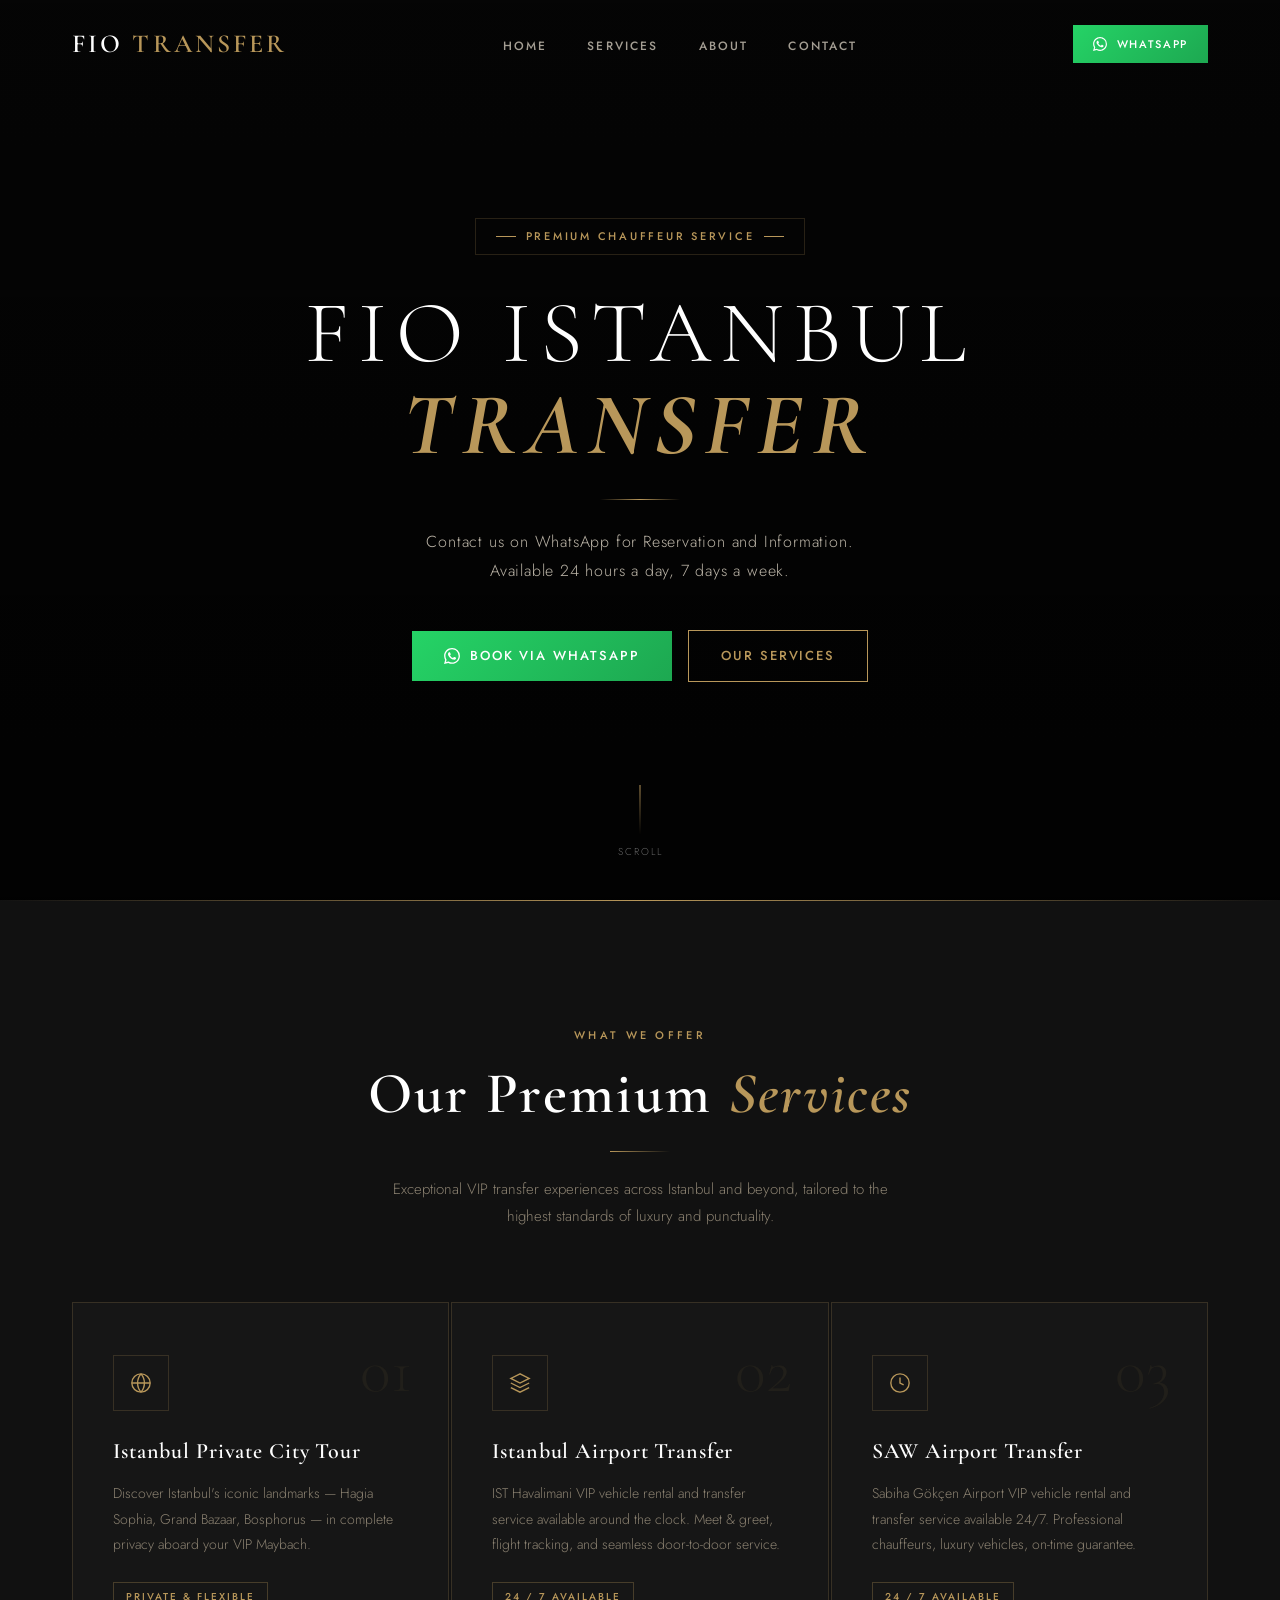
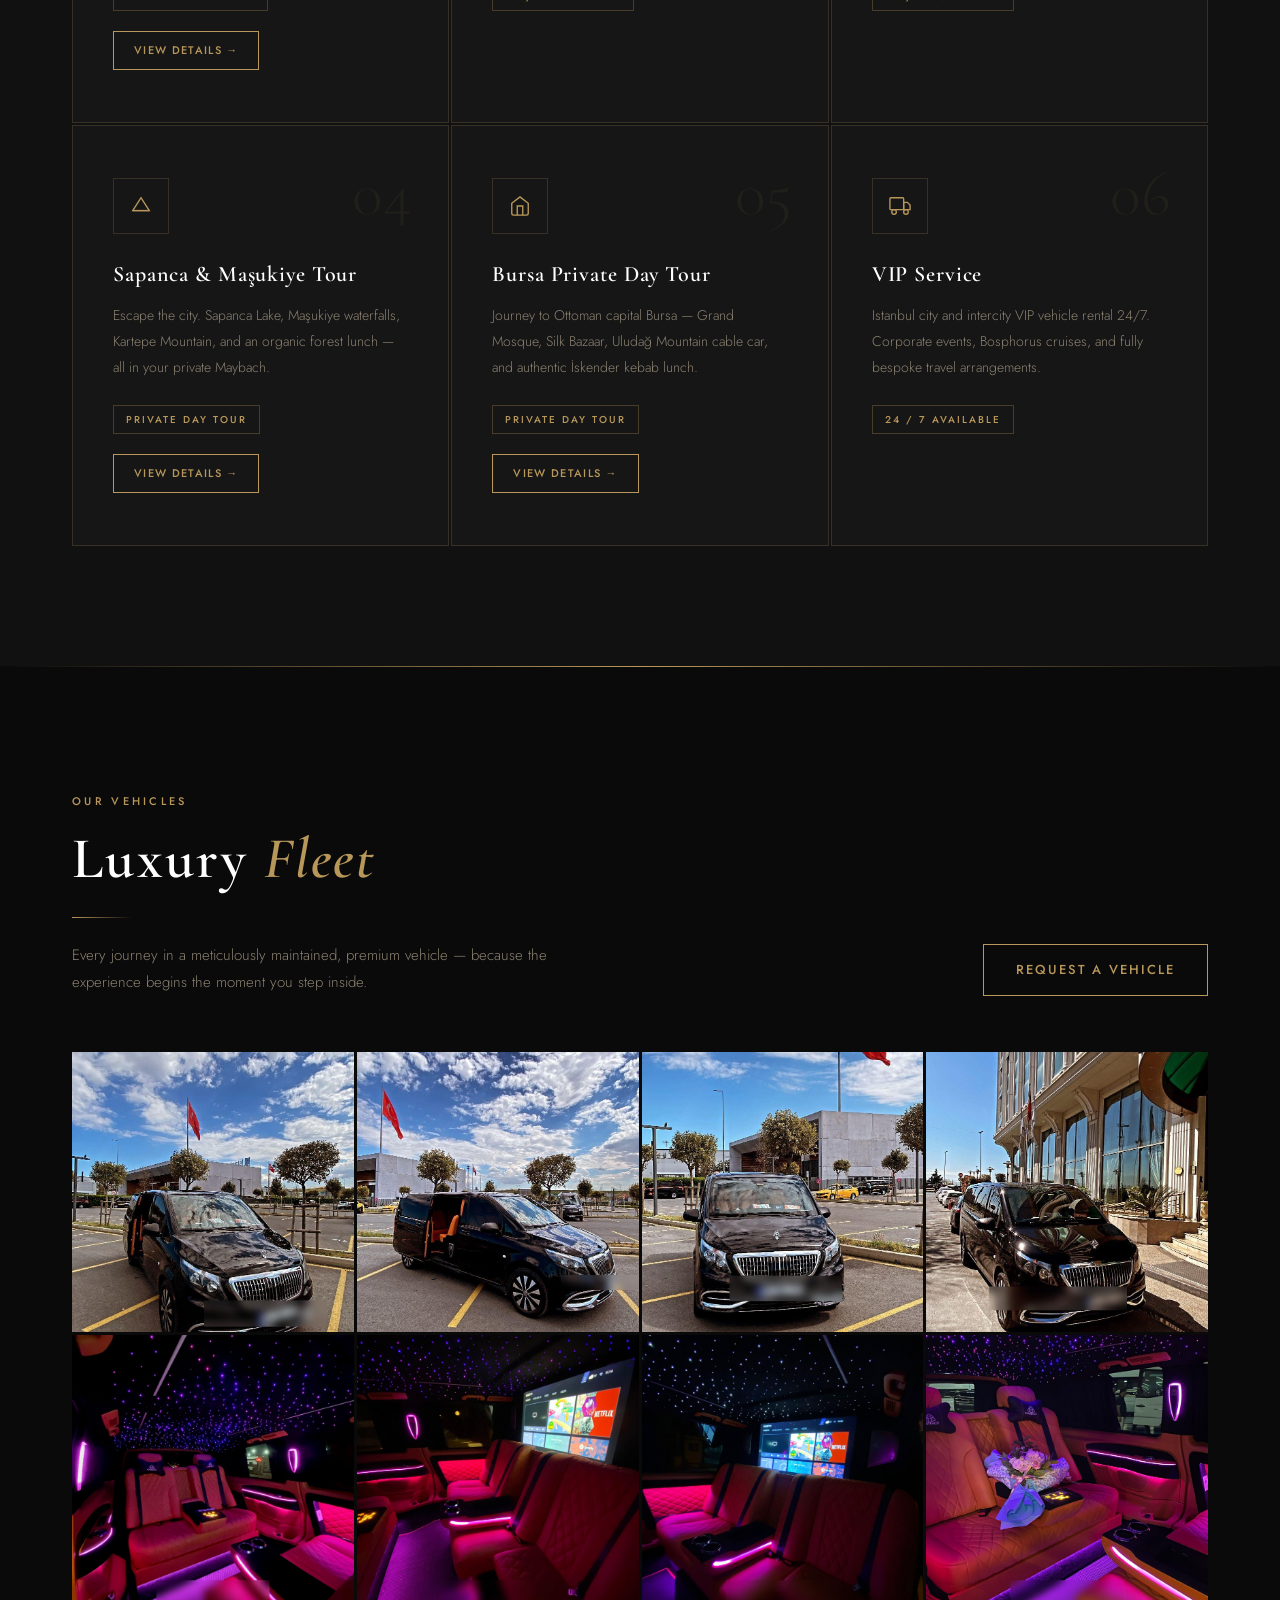
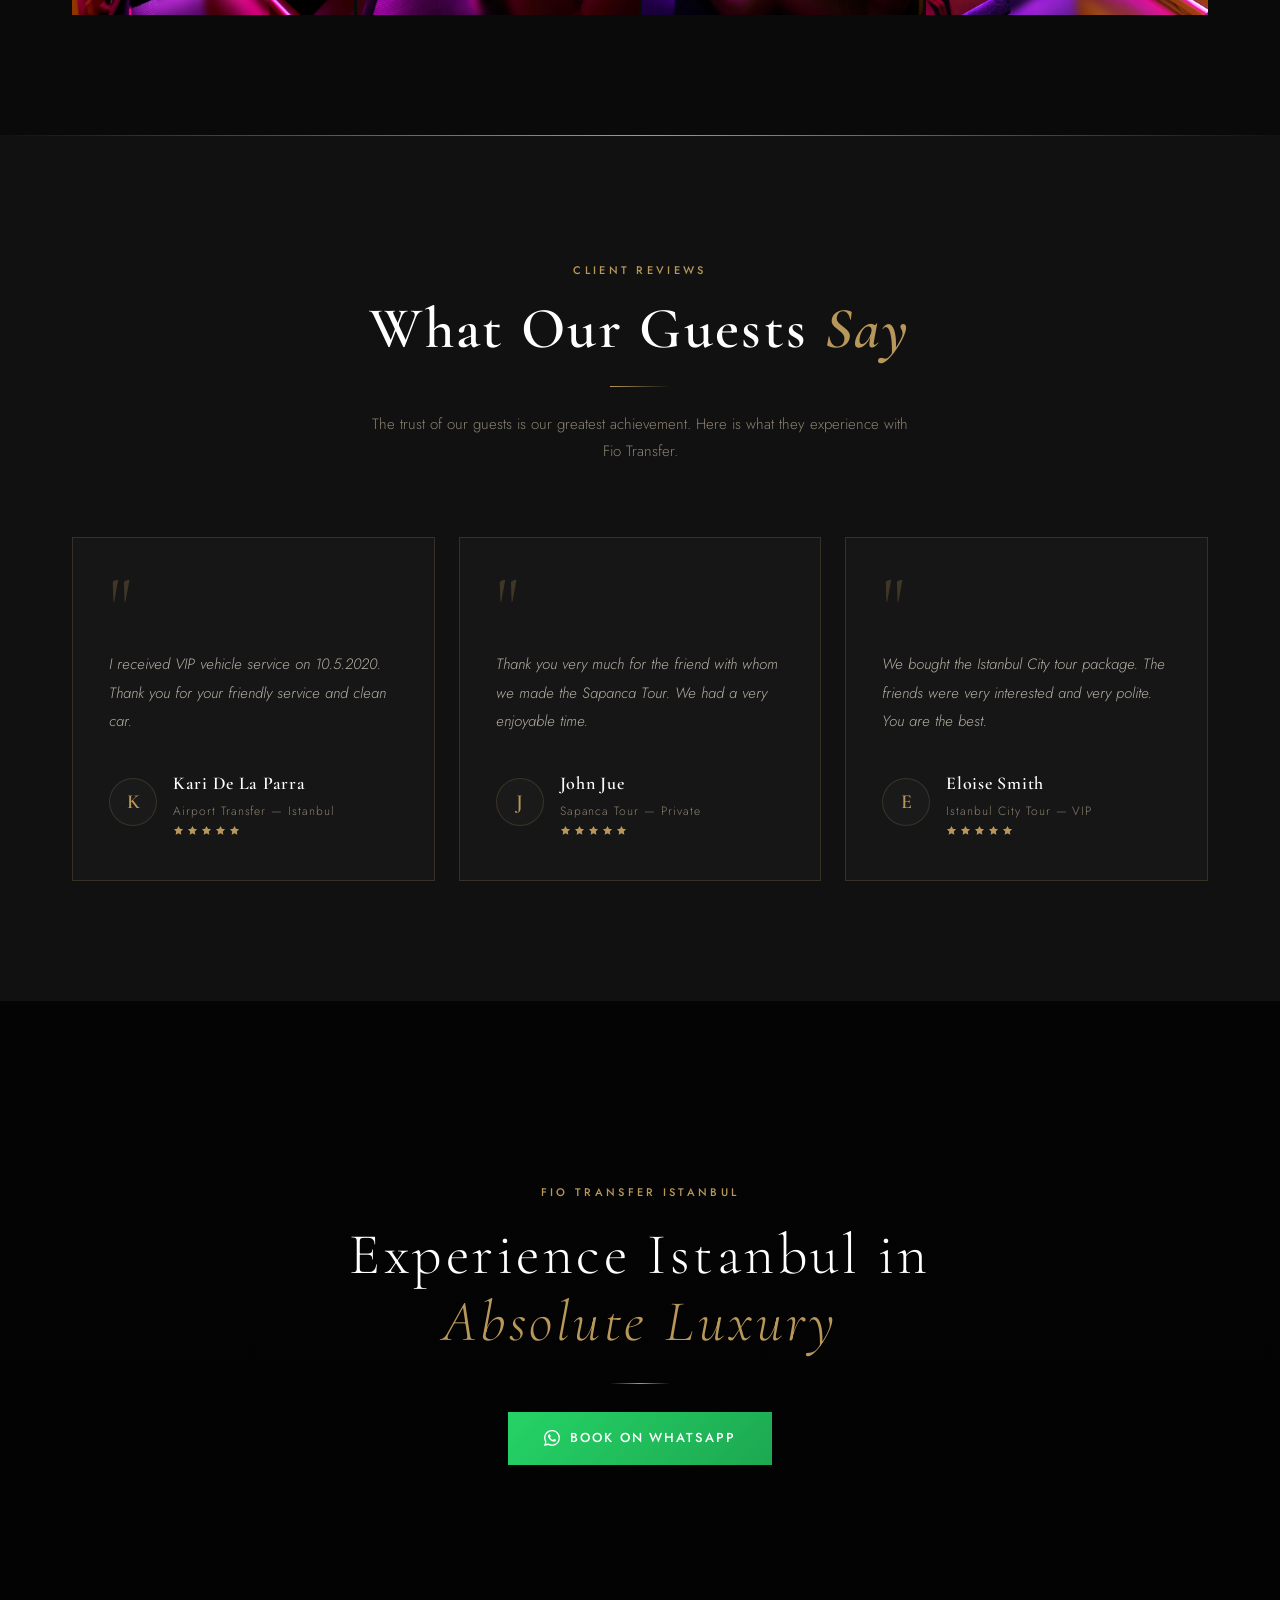
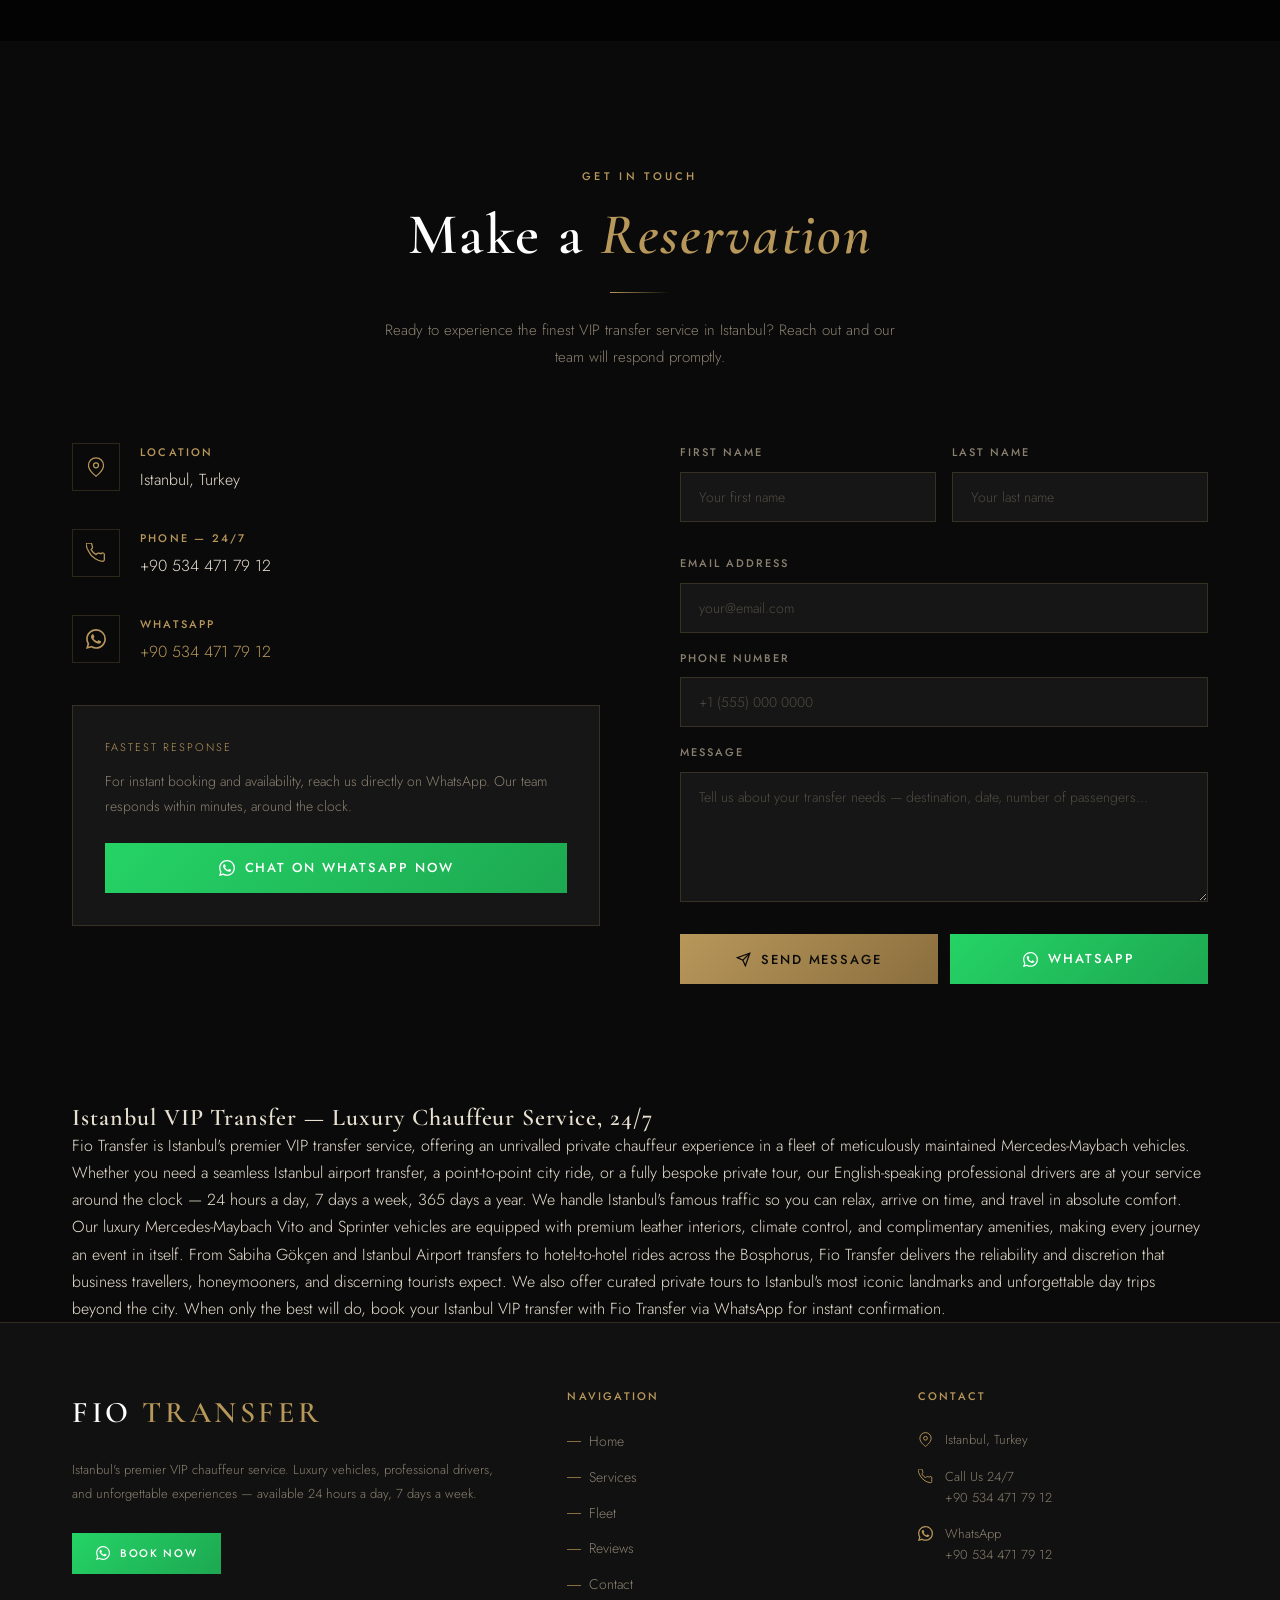
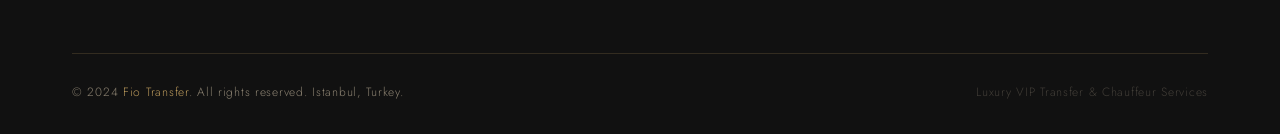
<file: index.html>
<!DOCTYPE html>
<html lang="en">
<head>
  <meta charset="UTF-8" />
  <meta name="google-site-verification" content="GfJhu8eFXcV4bXjr3i-kevApkzg8-ysECDq-osM6s1Q" />
  <meta name="viewport" content="width=device-width, initial-scale=1.0" />

  <!-- SEO -->
  <title>Istanbul VIP Transfer | Luxury Mercedes-Maybach Chauffeur | Fio Transfer</title>
  <meta name="description" content="Istanbul VIP transfer service with Mercedes-Maybach. Airport transfers, private tours, 24/7 chauffeur service. Book via WhatsApp. Fio Transfer Istanbul." />
  <meta name="keywords" content="istanbul vip transfer, istanbul airport transfer, istanbul private transfer, mercedes vito istanbul, luxury chauffeur istanbul" />
  <meta name="robots" content="index, follow" />
  <meta property="og:title" content="Istanbul VIP Transfer | Luxury Mercedes-Maybach Chauffeur | Fio Transfer" />
  <meta property="og:description" content="Istanbul VIP transfer service with Mercedes-Maybach. Airport transfers, private tours, 24/7 chauffeur service. Book via WhatsApp. Fio Transfer Istanbul." />
  <meta property="og:type" content="website" />
  <meta property="og:site_name" content="Fio Transfer" />

  <!-- Fonts -->
  <link rel="preconnect" href="https://fonts.googleapis.com" />
  <link rel="preconnect" href="https://fonts.gstatic.com" crossorigin />
  <link href="https://fonts.googleapis.com/css2?family=Cormorant+Garamond:ital,wght@0,300;0,400;0,600;0,700;1,300;1,400&family=Jost:wght@300;400;500;600&display=swap" rel="stylesheet" />
  <link rel="stylesheet" href="style.css" />

  <!-- Schema Markup -->
  <script type="application/ld+json">
  {
    "@context": "https://schema.org",
    "@type": "LocalBusiness",
    "name": "Fio Transfer",
    "description": "Istanbul VIP transfer and private tour service with Mercedes-Maybach",
    "url": "https://www.fiotransfer.com",
    "telephone": "+905344717912",
    "address": {
      "@type": "PostalAddress",
      "addressLocality": "Istanbul",
      "addressCountry": "TR"
    },
    "geo": {
      "@type": "GeoCoordinates",
      "latitude": "41.0082",
      "longitude": "28.9784"
    },
    "priceRange": "$$$$",
    "openingHours": "Mo-Su 00:00-23:59",
    "sameAs": ["https://wa.me/905344717912"]
  }
  </script>
</head>
<body>

  <!-- ===================== NAVBAR ===================== -->
  <nav id="navbar">
    <div class="container">
      <div class="nav-inner">
        <a href="#home" class="nav-logo">Fio <span>Transfer</span></a>
        <ul class="nav-menu">
          <li><a href="#home">Home</a></li>
          <li><a href="#services">Services</a></li>
          <li><a href="about.html">About</a></li>
          <li><a href="#contact">Contact</a></li>
        </ul>
        <div class="nav-cta">
          <a href="https://wa.me/905344717912" class="btn btn-whatsapp" target="_blank" rel="noopener" style="padding:10px 20px; font-size:11px;">
            <svg width="14" height="14" viewBox="0 0 24 24" fill="currentColor"><path d="M17.472 14.382c-.297-.149-1.758-.867-2.03-.967-.273-.099-.471-.148-.67.15-.197.297-.767.966-.94 1.164-.173.199-.347.223-.644.075-.297-.15-1.255-.463-2.39-1.475-.883-.788-1.48-1.761-1.653-2.059-.173-.297-.018-.458.13-.606.134-.133.298-.347.446-.52.149-.174.198-.298.298-.497.099-.198.05-.371-.025-.52-.075-.149-.669-1.612-.916-2.207-.242-.579-.487-.5-.669-.51-.173-.008-.371-.01-.57-.01-.198 0-.52.074-.792.372-.272.297-1.04 1.016-1.04 2.479 0 1.462 1.065 2.875 1.213 3.074.149.198 2.096 3.2 5.077 4.487.709.306 1.262.489 1.694.625.712.227 1.36.195 1.871.118.571-.085 1.758-.719 2.006-1.413.248-.694.248-1.289.173-1.413-.074-.124-.272-.198-.57-.347m-5.421 7.403h-.004a9.87 9.87 0 01-5.031-1.378l-.361-.214-3.741.982.998-3.648-.235-.374a9.86 9.86 0 01-1.51-5.26c.001-5.45 4.436-9.884 9.888-9.884 2.64 0 5.122 1.03 6.988 2.898a9.825 9.825 0 012.893 6.994c-.003 5.45-4.437 9.884-9.885 9.884m8.413-18.297A11.815 11.815 0 0012.05 0C5.495 0 .16 5.335.157 11.892c0 2.096.547 4.142 1.588 5.945L.057 24l6.305-1.654a11.882 11.882 0 005.683 1.448h.005c6.554 0 11.89-5.335 11.893-11.893a11.821 11.821 0 00-3.48-8.413z"/></svg>
            WhatsApp
          </a>
        </div>
        <div class="hamburger" aria-label="Open menu" onclick="this.closest('#navbar').classList.toggle('menu-open')">
          <span></span><span></span><span></span>
        </div>
      </div>
    </div>
    <div class="mobile-dropdown">
      <a href="#home">Home</a>
      <a href="#services">Services</a>
      <a href="about.html">About</a>
      <a href="#contact">Contact</a>
    </div>
  </nav>

  <!-- ===================== HERO ===================== -->
  <section id="home">
    <div id="hero">
      <div class="hero-bg"></div>
      <div class="hero-overlay"></div>
      <div class="hero-content">
        <div class="hero-badge">Premium Chauffeur Service</div>
        <h1 class="hero-title">
          FIO ISTANBUL
          <strong>TRANSFER</strong>
        </h1>
        <div class="hero-divider"></div>
        <p class="hero-sub">
          Contact us on WhatsApp for Reservation and Information.<br/>
          Available 24 hours a day, 7 days a week.
        </p>
        <div class="hero-actions">
          <a href="https://wa.me/905344717912" class="btn btn-whatsapp" target="_blank" rel="noopener">
            <svg width="16" height="16" viewBox="0 0 24 24" fill="currentColor"><path d="M17.472 14.382c-.297-.149-1.758-.867-2.03-.967-.273-.099-.471-.148-.67.15-.197.297-.767.966-.94 1.164-.173.199-.347.223-.644.075-.297-.15-1.255-.463-2.39-1.475-.883-.788-1.48-1.761-1.653-2.059-.173-.297-.018-.458.13-.606.134-.133.298-.347.446-.52.149-.174.198-.298.298-.497.099-.198.05-.371-.025-.52-.075-.149-.669-1.612-.916-2.207-.242-.579-.487-.5-.669-.51-.173-.008-.371-.01-.57-.01-.198 0-.52.074-.792.372-.272.297-1.04 1.016-1.04 2.479 0 1.462 1.065 2.875 1.213 3.074.149.198 2.096 3.2 5.077 4.487.709.306 1.262.489 1.694.625.712.227 1.36.195 1.871.118.571-.085 1.758-.719 2.006-1.413.248-.694.248-1.289.173-1.413-.074-.124-.272-.198-.57-.347m-5.421 7.403h-.004a9.87 9.87 0 01-5.031-1.378l-.361-.214-3.741.982.998-3.648-.235-.374a9.86 9.86 0 01-1.51-5.26c.001-5.45 4.436-9.884 9.888-9.884 2.64 0 5.122 1.03 6.988 2.898a9.825 9.825 0 012.893 6.994c-.003 5.45-4.437 9.884-9.885 9.884m8.413-18.297A11.815 11.815 0 0012.05 0C5.495 0 .16 5.335.157 11.892c0 2.096.547 4.142 1.588 5.945L.057 24l6.305-1.654a11.882 11.882 0 005.683 1.448h.005c6.554 0 11.89-5.335 11.893-11.893a11.821 11.821 0 00-3.48-8.413z"/></svg>
            Book via WhatsApp
          </a>
          <a href="#services" class="btn btn-outline">Our Services</a>
        </div>
      </div>
      <div class="hero-scroll">
        <div class="scroll-line"></div>
        <span>Scroll</span>
      </div>
    </div>
  </section>

  <!-- ===================== SERVICES ===================== -->
  <section id="services">
    <div class="container">
      <div class="services-header reveal">
        <span class="section-label">What We Offer</span>
        <h2 class="section-title">Our Premium <span>Services</span></h2>
        <div class="gold-line" style="margin:24px auto;"></div>
        <p class="section-sub" style="margin:0 auto;">Exceptional VIP transfer experiences across Istanbul and beyond, tailored to the highest standards of luxury and punctuality.</p>
      </div>
      <div class="services-grid">

        <div class="service-card reveal reveal-delay-1">
          <div class="service-num">01</div>
          <div class="service-icon">
            <svg width="22" height="22" viewBox="0 0 24 24" fill="none" stroke="currentColor" stroke-width="1.5"><circle cx="12" cy="12" r="10"/><path d="M2 12h20M12 2a15.3 15.3 0 010 20M12 2a15.3 15.3 0 000 20"/></svg>
          </div>
          <h3 class="service-title">Istanbul Private City Tour</h3>
          <p class="service-desc">Discover Istanbul's iconic landmarks — Hagia Sophia, Grand Bazaar, Bosphorus — in complete privacy aboard your VIP Maybach.</p>
          <span class="service-tag">Private &amp; Flexible</span>
          <div style="margin-top:20px;">
            <a href="istanbul-tour.html" class="btn btn-outline" style="padding:9px 20px; font-size:11px; letter-spacing:0.12em;">View Details &rarr;</a>
          </div>
        </div>

        <div class="service-card reveal reveal-delay-2">
          <div class="service-num">02</div>
          <div class="service-icon">
            <svg width="22" height="22" viewBox="0 0 24 24" fill="none" stroke="currentColor" stroke-width="1.5"><path d="M12 2L2 7l10 5 10-5-10-5zM2 17l10 5 10-5M2 12l10 5 10-5"/></svg>
          </div>
          <h3 class="service-title">Istanbul Airport Transfer</h3>
          <p class="service-desc">IST Havalimani VIP vehicle rental and transfer service available around the clock. Meet &amp; greet, flight tracking, and seamless door-to-door service.</p>
          <span class="service-tag">24 / 7 Available</span>
        </div>

        <div class="service-card reveal reveal-delay-3">
          <div class="service-num">03</div>
          <div class="service-icon">
            <svg width="22" height="22" viewBox="0 0 24 24" fill="none" stroke="currentColor" stroke-width="1.5"><circle cx="12" cy="12" r="10"/><polyline points="12 6 12 12 16 14"/></svg>
          </div>
          <h3 class="service-title">SAW Airport Transfer</h3>
          <p class="service-desc">Sabiha Gökçen Airport VIP vehicle rental and transfer service available 24/7. Professional chauffeurs, luxury vehicles, on-time guarantee.</p>
          <span class="service-tag">24 / 7 Available</span>
        </div>

        <div class="service-card reveal reveal-delay-1">
          <div class="service-num">04</div>
          <div class="service-icon">
            <svg width="22" height="22" viewBox="0 0 24 24" fill="none" stroke="currentColor" stroke-width="1.5"><polygon points="3 17 12 3 21 17"/><line x1="3" y1="17" x2="21" y2="17"/></svg>
          </div>
          <h3 class="service-title">Sapanca &amp; Maşukiye Tour</h3>
          <p class="service-desc">Escape the city. Sapanca Lake, Maşukiye waterfalls, Kartepe Mountain, and an organic forest lunch — all in your private Maybach.</p>
          <span class="service-tag">Private Day Tour</span>
          <div style="margin-top:20px;">
            <a href="sapanca-tour.html" class="btn btn-outline" style="padding:9px 20px; font-size:11px; letter-spacing:0.12em;">View Details &rarr;</a>
          </div>
        </div>

        <div class="service-card reveal reveal-delay-2">
          <div class="service-num">05</div>
          <div class="service-icon">
            <svg width="22" height="22" viewBox="0 0 24 24" fill="none" stroke="currentColor" stroke-width="1.5"><path d="M3 9l9-7 9 7v11a2 2 0 01-2 2H5a2 2 0 01-2-2z"/><polyline points="9 22 9 12 15 12 15 22"/></svg>
          </div>
          <h3 class="service-title">Bursa Private Day Tour</h3>
          <p class="service-desc">Journey to Ottoman capital Bursa — Grand Mosque, Silk Bazaar, Uludağ Mountain cable car, and authentic İskender kebab lunch.</p>
          <span class="service-tag">Private Day Tour</span>
          <div style="margin-top:20px;">
            <a href="bursa-tour.html" class="btn btn-outline" style="padding:9px 20px; font-size:11px; letter-spacing:0.12em;">View Details &rarr;</a>
          </div>
        </div>

        <div class="service-card reveal reveal-delay-3">
          <div class="service-num">06</div>
          <div class="service-icon">
            <svg width="22" height="22" viewBox="0 0 24 24" fill="none" stroke="currentColor" stroke-width="1.5"><rect x="1" y="3" width="15" height="13" rx="1"/><path d="M16 8h4l3 3v5h-7V8z"/><circle cx="5.5" cy="18.5" r="2.5"/><circle cx="18.5" cy="18.5" r="2.5"/></svg>
          </div>
          <h3 class="service-title">VIP Service</h3>
          <p class="service-desc">Istanbul city and intercity VIP vehicle rental 24/7. Corporate events, Bosphorus cruises, and fully bespoke travel arrangements.</p>
          <span class="service-tag">24 / 7 Available</span>
        </div>

      </div>
    </div>
  </section>

  <!-- ===================== FLEET ===================== -->
  <section id="fleet">
    <div class="container">
      <div class="fleet-header">
        <div class="reveal">
          <span class="section-label">Our Vehicles</span>
          <h2 class="section-title">Luxury <span>Fleet</span></h2>
          <div class="gold-line"></div>
          <p class="section-sub">Every journey in a meticulously maintained, premium vehicle — because the experience begins the moment you step inside.</p>
        </div>
        <div class="reveal">
          <a href="https://wa.me/905344717912" class="btn btn-outline" target="_blank" rel="noopener">Request a Vehicle</a>
        </div>
      </div>

      <div class="fleet-grid reveal">
        <!-- Top row: exterior -->
        <div class="fleet-item">
          <img src="images/dis1.jpeg" alt="Luxury vehicle exterior" loading="lazy" />
          <div class="fleet-overlay">
            <div class="fleet-label">
              <span>Exterior</span>
              Mercedes-Maybach
            </div>
          </div>
        </div>
        <div class="fleet-item">
          <img src="images/dis2.jpeg" alt="Luxury vehicle exterior" loading="lazy" />
          <div class="fleet-overlay">
            <div class="fleet-label">
              <span>Exterior</span>
              Mercedes-Maybach
            </div>
          </div>
        </div>
        <div class="fleet-item">
          <img src="images/dis3.jpeg" alt="Luxury vehicle exterior" loading="lazy" />
          <div class="fleet-overlay">
            <div class="fleet-label">
              <span>Exterior</span>
              Mercedes-Maybach
            </div>
          </div>
        </div>
        <div class="fleet-item">
          <img src="images/dis4.jpeg" alt="Luxury vehicle exterior" loading="lazy" />
          <div class="fleet-overlay">
            <div class="fleet-label">
              <span>Exterior</span>
              Mercedes-Maybach
            </div>
          </div>
        </div>
        <!-- Bottom row: interior -->
        <div class="fleet-item">
          <img src="images/ic1.jpeg" alt="Luxury vehicle interior" loading="lazy" />
          <div class="fleet-overlay">
            <div class="fleet-label">
              <span>Interior</span>
              Starlight Cabin
            </div>
          </div>
        </div>
        <div class="fleet-item">
          <img src="images/ic2.jpeg" alt="Luxury vehicle interior" loading="lazy" />
          <div class="fleet-overlay">
            <div class="fleet-label">
              <span>Interior</span>
              Starlight Cabin
            </div>
          </div>
        </div>
        <div class="fleet-item">
          <img src="images/ic3.jpeg" alt="Luxury vehicle interior" loading="lazy" />
          <div class="fleet-overlay">
            <div class="fleet-label">
              <span>Interior</span>
              Starlight Cabin
            </div>
          </div>
        </div>
        <div class="fleet-item">
          <img src="images/ic4.jpeg" alt="Luxury vehicle interior" loading="lazy" />
          <div class="fleet-overlay">
            <div class="fleet-label">
              <span>Interior</span>
              Starlight Cabin
            </div>
          </div>
        </div>
      </div>
    </div>
  </section>

  <!-- ===================== TESTIMONIALS ===================== -->
  <section id="testimonials" id="about">
    <div class="container">
      <div class="testimonials-header reveal">
        <span class="section-label">Client Reviews</span>
        <h2 class="section-title">What Our Guests <span>Say</span></h2>
        <div class="gold-line" style="margin:24px auto;"></div>
        <p class="section-sub" style="margin:0 auto;">The trust of our guests is our greatest achievement. Here is what they experience with Fio Transfer.</p>
      </div>

      <div class="testimonials-grid">

        <div class="testimonial-card reveal reveal-delay-1">
          <span class="quote-mark">"</span>
          <p class="testimonial-text">I received VIP vehicle service on 10.5.2020. Thank you for your friendly service and clean car.</p>
          <div class="testimonial-author">
            <div class="author-avatar">K</div>
            <div class="author-info">
              <div class="name">Kari De La Parra</div>
              <div class="date">Airport Transfer — Istanbul</div>
              <div class="stars">
                <svg width="11" height="11" viewBox="0 0 24 24" fill="currentColor"><path d="M12 2l3.09 6.26L22 9.27l-5 4.87 1.18 6.88L12 17.77l-6.18 3.25L7 14.14 2 9.27l6.91-1.01L12 2z"/></svg>
                <svg width="11" height="11" viewBox="0 0 24 24" fill="currentColor"><path d="M12 2l3.09 6.26L22 9.27l-5 4.87 1.18 6.88L12 17.77l-6.18 3.25L7 14.14 2 9.27l6.91-1.01L12 2z"/></svg>
                <svg width="11" height="11" viewBox="0 0 24 24" fill="currentColor"><path d="M12 2l3.09 6.26L22 9.27l-5 4.87 1.18 6.88L12 17.77l-6.18 3.25L7 14.14 2 9.27l6.91-1.01L12 2z"/></svg>
                <svg width="11" height="11" viewBox="0 0 24 24" fill="currentColor"><path d="M12 2l3.09 6.26L22 9.27l-5 4.87 1.18 6.88L12 17.77l-6.18 3.25L7 14.14 2 9.27l6.91-1.01L12 2z"/></svg>
                <svg width="11" height="11" viewBox="0 0 24 24" fill="currentColor"><path d="M12 2l3.09 6.26L22 9.27l-5 4.87 1.18 6.88L12 17.77l-6.18 3.25L7 14.14 2 9.27l6.91-1.01L12 2z"/></svg>
              </div>
            </div>
          </div>
        </div>

        <div class="testimonial-card reveal reveal-delay-2">
          <span class="quote-mark">"</span>
          <p class="testimonial-text">Thank you very much for the friend with whom we made the Sapanca Tour. We had a very enjoyable time.</p>
          <div class="testimonial-author">
            <div class="author-avatar">J</div>
            <div class="author-info">
              <div class="name">John Jue</div>
              <div class="date">Sapanca Tour — Private</div>
              <div class="stars">
                <svg width="11" height="11" viewBox="0 0 24 24" fill="currentColor"><path d="M12 2l3.09 6.26L22 9.27l-5 4.87 1.18 6.88L12 17.77l-6.18 3.25L7 14.14 2 9.27l6.91-1.01L12 2z"/></svg>
                <svg width="11" height="11" viewBox="0 0 24 24" fill="currentColor"><path d="M12 2l3.09 6.26L22 9.27l-5 4.87 1.18 6.88L12 17.77l-6.18 3.25L7 14.14 2 9.27l6.91-1.01L12 2z"/></svg>
                <svg width="11" height="11" viewBox="0 0 24 24" fill="currentColor"><path d="M12 2l3.09 6.26L22 9.27l-5 4.87 1.18 6.88L12 17.77l-6.18 3.25L7 14.14 2 9.27l6.91-1.01L12 2z"/></svg>
                <svg width="11" height="11" viewBox="0 0 24 24" fill="currentColor"><path d="M12 2l3.09 6.26L22 9.27l-5 4.87 1.18 6.88L12 17.77l-6.18 3.25L7 14.14 2 9.27l6.91-1.01L12 2z"/></svg>
                <svg width="11" height="11" viewBox="0 0 24 24" fill="currentColor"><path d="M12 2l3.09 6.26L22 9.27l-5 4.87 1.18 6.88L12 17.77l-6.18 3.25L7 14.14 2 9.27l6.91-1.01L12 2z"/></svg>
              </div>
            </div>
          </div>
        </div>

        <div class="testimonial-card reveal reveal-delay-3">
          <span class="quote-mark">"</span>
          <p class="testimonial-text">We bought the Istanbul City tour package. The friends were very interested and very polite. You are the best.</p>
          <div class="testimonial-author">
            <div class="author-avatar">E</div>
            <div class="author-info">
              <div class="name">Eloise Smith</div>
              <div class="date">Istanbul City Tour — VIP</div>
              <div class="stars">
                <svg width="11" height="11" viewBox="0 0 24 24" fill="currentColor"><path d="M12 2l3.09 6.26L22 9.27l-5 4.87 1.18 6.88L12 17.77l-6.18 3.25L7 14.14 2 9.27l6.91-1.01L12 2z"/></svg>
                <svg width="11" height="11" viewBox="0 0 24 24" fill="currentColor"><path d="M12 2l3.09 6.26L22 9.27l-5 4.87 1.18 6.88L12 17.77l-6.18 3.25L7 14.14 2 9.27l6.91-1.01L12 2z"/></svg>
                <svg width="11" height="11" viewBox="0 0 24 24" fill="currentColor"><path d="M12 2l3.09 6.26L22 9.27l-5 4.87 1.18 6.88L12 17.77l-6.18 3.25L7 14.14 2 9.27l6.91-1.01L12 2z"/></svg>
                <svg width="11" height="11" viewBox="0 0 24 24" fill="currentColor"><path d="M12 2l3.09 6.26L22 9.27l-5 4.87 1.18 6.88L12 17.77l-6.18 3.25L7 14.14 2 9.27l6.91-1.01L12 2z"/></svg>
                <svg width="11" height="11" viewBox="0 0 24 24" fill="currentColor"><path d="M12 2l3.09 6.26L22 9.27l-5 4.87 1.18 6.88L12 17.77l-6.18 3.25L7 14.14 2 9.27l6.91-1.01L12 2z"/></svg>
              </div>
            </div>
          </div>
        </div>

      </div>
    </div>
  </section>

  <!-- ===================== VIDEO CTA ===================== -->
  <section id="video-cta" style="position:relative;">
    <video class="vcta-video" autoplay muted loop playsinline preload="auto">
      <source src="images/WhatsApp Video 2026-04-02 at 09.33.31.mp4" type="video/mp4" />
    </video>
    <div class="vcta-overlay" style="position:absolute;inset:0;display:flex;align-items:center;justify-content:center;">
    <div class="vcta-content">
      <span class="section-label">Fio Transfer Istanbul</span>
      <h2 class="vcta-title">Experience Istanbul in <em>Absolute Luxury</em></h2>
      <div class="vcta-divider"></div>
      <a href="https://wa.me/905344717912" class="btn btn-whatsapp" target="_blank" rel="noopener" style="font-size:13px; padding:15px 36px;">
        <svg width="16" height="16" viewBox="0 0 24 24" fill="currentColor"><path d="M17.472 14.382c-.297-.149-1.758-.867-2.03-.967-.273-.099-.471-.148-.67.15-.197.297-.767.966-.94 1.164-.173.199-.347.223-.644.075-.297-.15-1.255-.463-2.39-1.475-.883-.788-1.48-1.761-1.653-2.059-.173-.297-.018-.458.13-.606.134-.133.298-.347.446-.52.149-.174.198-.298.298-.497.099-.198.05-.371-.025-.52-.075-.149-.669-1.612-.916-2.207-.242-.579-.487-.5-.669-.51-.173-.008-.371-.01-.57-.01-.198 0-.52.074-.792.372-.272.297-1.04 1.016-1.04 2.479 0 1.462 1.065 2.875 1.213 3.074.149.198 2.096 3.2 5.077 4.487.709.306 1.262.489 1.694.625.712.227 1.36.195 1.871.118.571-.085 1.758-.719 2.006-1.413.248-.694.248-1.289.173-1.413-.074-.124-.272-.198-.57-.347m-5.421 7.403h-.004a9.87 9.87 0 01-5.031-1.378l-.361-.214-3.741.982.998-3.648-.235-.374a9.86 9.86 0 01-1.51-5.26c.001-5.45 4.436-9.884 9.888-9.884 2.64 0 5.122 1.03 6.988 2.898a9.825 9.825 0 012.893 6.994c-.003 5.45-4.437 9.884-9.885 9.884m8.413-18.297A11.815 11.815 0 0012.05 0C5.495 0 .16 5.335.157 11.892c0 2.096.547 4.142 1.588 5.945L.057 24l6.305-1.654a11.882 11.882 0 005.683 1.448h.005c6.554 0 11.89-5.335 11.893-11.893a11.821 11.821 0 00-3.48-8.413z"/></svg>
        Book on WhatsApp
      </a>
    </div>
    </div>
  </section>

  <!-- ===================== CONTACT ===================== -->
  <section id="contact">
    <div class="container">
      <div class="reveal" style="text-align:center; margin-bottom:72px;">
        <span class="section-label">Get In Touch</span>
        <h2 class="section-title">Make a <span>Reservation</span></h2>
        <div class="gold-line" style="margin:24px auto;"></div>
        <p class="section-sub" style="margin:0 auto;">Ready to experience the finest VIP transfer service in Istanbul? Reach out and our team will respond promptly.</p>
      </div>

      <div class="contact-wrapper">

        <div class="contact-info reveal">
          <div class="info-item">
            <div class="info-icon">
              <svg width="20" height="20" viewBox="0 0 24 24" fill="none" stroke="currentColor" stroke-width="1.5"><path d="M21 10c0 7-9 13-9 13s-9-6-9-13a9 9 0 0118 0z"/><circle cx="12" cy="10" r="3"/></svg>
            </div>
            <div class="info-content">
              <div class="label">Location</div>
              <div class="value">Istanbul, Turkey</div>
            </div>
          </div>
          <div class="info-item">
            <div class="info-icon">
              <svg width="20" height="20" viewBox="0 0 24 24" fill="none" stroke="currentColor" stroke-width="1.5"><path d="M22 16.92v3a2 2 0 01-2.18 2 19.79 19.79 0 01-8.63-3.07A19.5 19.5 0 013.07 9.81 19.79 19.79 0 01.01 1.18 2 2 0 012 0h3a2 2 0 012 1.72 12.84 12.84 0 00.7 2.81 2 2 0 01-.45 2.11L6.09 7.91a16 16 0 006 6l1.27-1.27a2 2 0 012.11-.45 12.84 12.84 0 002.81.7A2 2 0 0122 14z"/></svg>
            </div>
            <div class="info-content">
              <div class="label">Phone — 24/7</div>
              <div class="value">+90 534 471 79 12</div>
            </div>
          </div>
          <div class="info-item">
            <div class="info-icon">
              <svg width="20" height="20" viewBox="0 0 24 24" fill="currentColor"><path d="M17.472 14.382c-.297-.149-1.758-.867-2.03-.967-.273-.099-.471-.148-.67.15-.197.297-.767.966-.94 1.164-.173.199-.347.223-.644.075-.297-.15-1.255-.463-2.39-1.475-.883-.788-1.48-1.761-1.653-2.059-.173-.297-.018-.458.13-.606.134-.133.298-.347.446-.52.149-.174.198-.298.298-.497.099-.198.05-.371-.025-.52-.075-.149-.669-1.612-.916-2.207-.242-.579-.487-.5-.669-.51-.173-.008-.371-.01-.57-.01-.198 0-.52.074-.792.372-.272.297-1.04 1.016-1.04 2.479 0 1.462 1.065 2.875 1.213 3.074.149.198 2.096 3.2 5.077 4.487.709.306 1.262.489 1.694.625.712.227 1.36.195 1.871.118.571-.085 1.758-.719 2.006-1.413.248-.694.248-1.289.173-1.413-.074-.124-.272-.198-.57-.347m-5.421 7.403h-.004a9.87 9.87 0 01-5.031-1.378l-.361-.214-3.741.982.998-3.648-.235-.374a9.86 9.86 0 01-1.51-5.26c.001-5.45 4.436-9.884 9.888-9.884 2.64 0 5.122 1.03 6.988 2.898a9.825 9.825 0 012.893 6.994c-.003 5.45-4.437 9.884-9.885 9.884m8.413-18.297A11.815 11.815 0 0012.05 0C5.495 0 .16 5.335.157 11.892c0 2.096.547 4.142 1.588 5.945L.057 24l6.305-1.654a11.882 11.882 0 005.683 1.448h.005c6.554 0 11.89-5.335 11.893-11.893a11.821 11.821 0 00-3.48-8.413z"/></svg>
            </div>
            <div class="info-content">
              <div class="label">WhatsApp</div>
              <div class="value">
                <a href="https://wa.me/905344717912" target="_blank" rel="noopener" style="color:var(--gold); transition:opacity .3s;" onmouseover="this.style.opacity='.7'" onmouseout="this.style.opacity='1'">+90 534 471 79 12</a>
              </div>
            </div>
          </div>

          <div style="margin-top:40px; padding:32px; border:1px solid var(--border); background:var(--dark-card);">
            <p style="font-size:11px; letter-spacing:0.18em; text-transform:uppercase; color:var(--gold); margin-bottom:12px;">Fastest Response</p>
            <p style="font-size:14px; color:var(--text-muted); line-height:1.8; margin-bottom:24px;">For instant booking and availability, reach us directly on WhatsApp. Our team responds within minutes, around the clock.</p>
            <a href="https://wa.me/905344717912" class="btn btn-whatsapp" target="_blank" rel="noopener" style="width:100%; justify-content:center;">
              <svg width="16" height="16" viewBox="0 0 24 24" fill="currentColor"><path d="M17.472 14.382c-.297-.149-1.758-.867-2.03-.967-.273-.099-.471-.148-.67.15-.197.297-.767.966-.94 1.164-.173.199-.347.223-.644.075-.297-.15-1.255-.463-2.39-1.475-.883-.788-1.48-1.761-1.653-2.059-.173-.297-.018-.458.13-.606.134-.133.298-.347.446-.52.149-.174.198-.298.298-.497.099-.198.05-.371-.025-.52-.075-.149-.669-1.612-.916-2.207-.242-.579-.487-.5-.669-.51-.173-.008-.371-.01-.57-.01-.198 0-.52.074-.792.372-.272.297-1.04 1.016-1.04 2.479 0 1.462 1.065 2.875 1.213 3.074.149.198 2.096 3.2 5.077 4.487.709.306 1.262.489 1.694.625.712.227 1.36.195 1.871.118.571-.085 1.758-.719 2.006-1.413.248-.694.248-1.289.173-1.413-.074-.124-.272-.198-.57-.347m-5.421 7.403h-.004a9.87 9.87 0 01-5.031-1.378l-.361-.214-3.741.982.998-3.648-.235-.374a9.86 9.86 0 01-1.51-5.26c.001-5.45 4.436-9.884 9.888-9.884 2.64 0 5.122 1.03 6.988 2.898a9.825 9.825 0 012.893 6.994c-.003 5.45-4.437 9.884-9.885 9.884m8.413-18.297A11.815 11.815 0 0012.05 0C5.495 0 .16 5.335.157 11.892c0 2.096.547 4.142 1.588 5.945L.057 24l6.305-1.654a11.882 11.882 0 005.683 1.448h.005c6.554 0 11.89-5.335 11.893-11.893a11.821 11.821 0 00-3.48-8.413z"/></svg>
              Chat on WhatsApp Now
            </a>
          </div>
        </div>

        <div class="contact-form reveal reveal-delay-2">
          <form onsubmit="handleSubmit(event)" novalidate>
            <div class="form-row">
              <div class="form-group">
                <label for="firstName">First Name</label>
                <input type="text" id="firstName" name="firstName" placeholder="Your first name" required />
              </div>
              <div class="form-group">
                <label for="lastName">Last Name</label>
                <input type="text" id="lastName" name="lastName" placeholder="Your last name" />
              </div>
            </div>
            <div class="form-group">
              <label for="email">Email Address</label>
              <input type="email" id="email" name="email" placeholder="your@email.com" required />
            </div>
            <div class="form-group">
              <label for="phone">Phone Number</label>
              <input type="tel" id="phone" name="phone" placeholder="+1 (555) 000 0000" />
            </div>
            <div class="form-group">
              <label for="message">Message</label>
              <textarea id="message" name="message" placeholder="Tell us about your transfer needs — destination, date, number of passengers..."></textarea>
            </div>
            <div class="form-actions">
              <button type="submit" class="btn btn-gold" style="flex:1; justify-content:center;">
                <svg width="15" height="15" viewBox="0 0 24 24" fill="none" stroke="currentColor" stroke-width="2"><line x1="22" y1="2" x2="11" y2="13"/><polygon points="22 2 15 22 11 13 2 9 22 2"/></svg>
                Send Message
              </button>
              <a href="https://wa.me/905344717912" class="btn btn-whatsapp" target="_blank" rel="noopener" style="flex:1; justify-content:center;">
                <svg width="15" height="15" viewBox="0 0 24 24" fill="currentColor"><path d="M17.472 14.382c-.297-.149-1.758-.867-2.03-.967-.273-.099-.471-.148-.67.15-.197.297-.767.966-.94 1.164-.173.199-.347.223-.644.075-.297-.15-1.255-.463-2.39-1.475-.883-.788-1.48-1.761-1.653-2.059-.173-.297-.018-.458.13-.606.134-.133.298-.347.446-.52.149-.174.198-.298.298-.497.099-.198.05-.371-.025-.52-.075-.149-.669-1.612-.916-2.207-.242-.579-.487-.5-.669-.51-.173-.008-.371-.01-.57-.01-.198 0-.52.074-.792.372-.272.297-1.04 1.016-1.04 2.479 0 1.462 1.065 2.875 1.213 3.074.149.198 2.096 3.2 5.077 4.487.709.306 1.262.489 1.694.625.712.227 1.36.195 1.871.118.571-.085 1.758-.719 2.006-1.413.248-.694.248-1.289.173-1.413-.074-.124-.272-.198-.57-.347m-5.421 7.403h-.004a9.87 9.87 0 01-5.031-1.378l-.361-.214-3.741.982.998-3.648-.235-.374a9.86 9.86 0 01-1.51-5.26c.001-5.45 4.436-9.884 9.888-9.884 2.64 0 5.122 1.03 6.988 2.898a9.825 9.825 0 012.893 6.994c-.003 5.45-4.437 9.884-9.885 9.884m8.413-18.297A11.815 11.815 0 0012.05 0C5.495 0 .16 5.335.157 11.892c0 2.096.547 4.142 1.588 5.945L.057 24l6.305-1.654a11.882 11.882 0 005.683 1.448h.005c6.554 0 11.89-5.335 11.893-11.893a11.821 11.821 0 00-3.48-8.413z"/></svg>
                WhatsApp
              </a>
            </div>
          </form>
        </div>

      </div>
    </div>
  </section>

  <!-- ===================== SEO CONTENT ===================== -->
  <section class="seo-content">
    <div class="container">
      <h2>Istanbul VIP Transfer — Luxury Chauffeur Service, 24/7</h2>
      <p>
        Fio Transfer is Istanbul's premier VIP transfer service, offering an unrivalled private chauffeur experience in a fleet of meticulously maintained Mercedes-Maybach vehicles. Whether you need a seamless Istanbul airport transfer, a point-to-point city ride, or a fully bespoke private tour, our English-speaking professional drivers are at your service around the clock — 24 hours a day, 7 days a week, 365 days a year. We handle Istanbul's famous traffic so you can relax, arrive on time, and travel in absolute comfort.
      </p>
      <p>
        Our luxury Mercedes-Maybach Vito and Sprinter vehicles are equipped with premium leather interiors, climate control, and complimentary amenities, making every journey an event in itself. From Sabiha Gökçen and Istanbul Airport transfers to hotel-to-hotel rides across the Bosphorus, Fio Transfer delivers the reliability and discretion that business travellers, honeymooners, and discerning tourists expect. We also offer curated private tours to Istanbul's most iconic landmarks and unforgettable day trips beyond the city. When only the best will do, book your Istanbul VIP transfer with Fio Transfer via WhatsApp for instant confirmation.
      </p>
    </div>
  </section>

  <!-- ===================== FOOTER ===================== -->
  <footer>
    <div class="container">
      <div class="footer-top">
        <div>
          <div class="footer-logo">Fio <span>Transfer</span></div>
          <p class="footer-tagline">Istanbul's premier VIP chauffeur service. Luxury vehicles, professional drivers, and unforgettable experiences — available 24 hours a day, 7 days a week.</p>
          <a href="https://wa.me/905344717912" class="btn btn-whatsapp" target="_blank" rel="noopener" style="font-size:11px; padding:11px 24px;">
            <svg width="14" height="14" viewBox="0 0 24 24" fill="currentColor"><path d="M17.472 14.382c-.297-.149-1.758-.867-2.03-.967-.273-.099-.471-.148-.67.15-.197.297-.767.966-.94 1.164-.173.199-.347.223-.644.075-.297-.15-1.255-.463-2.39-1.475-.883-.788-1.48-1.761-1.653-2.059-.173-.297-.018-.458.13-.606.134-.133.298-.347.446-.52.149-.174.198-.298.298-.497.099-.198.05-.371-.025-.52-.075-.149-.669-1.612-.916-2.207-.242-.579-.487-.5-.669-.51-.173-.008-.371-.01-.57-.01-.198 0-.52.074-.792.372-.272.297-1.04 1.016-1.04 2.479 0 1.462 1.065 2.875 1.213 3.074.149.198 2.096 3.2 5.077 4.487.709.306 1.262.489 1.694.625.712.227 1.36.195 1.871.118.571-.085 1.758-.719 2.006-1.413.248-.694.248-1.289.173-1.413-.074-.124-.272-.198-.57-.347m-5.421 7.403h-.004a9.87 9.87 0 01-5.031-1.378l-.361-.214-3.741.982.998-3.648-.235-.374a9.86 9.86 0 01-1.51-5.26c.001-5.45 4.436-9.884 9.888-9.884 2.64 0 5.122 1.03 6.988 2.898a9.825 9.825 0 012.893 6.994c-.003 5.45-4.437 9.884-9.885 9.884m8.413-18.297A11.815 11.815 0 0012.05 0C5.495 0 .16 5.335.157 11.892c0 2.096.547 4.142 1.588 5.945L.057 24l6.305-1.654a11.882 11.882 0 005.683 1.448h.005c6.554 0 11.89-5.335 11.893-11.893a11.821 11.821 0 00-3.48-8.413z"/></svg>
            Book Now
          </a>
        </div>
        <div>
          <p class="footer-heading">Navigation</p>
          <ul class="footer-links">
            <li><a href="#home">Home</a></li>
            <li><a href="#services">Services</a></li>
            <li><a href="#fleet">Fleet</a></li>
            <li><a href="#testimonials">Reviews</a></li>
            <li><a href="#contact">Contact</a></li>
          </ul>
        </div>
        <div>
          <p class="footer-heading">Contact</p>
          <div class="footer-contact-item">
            <svg width="15" height="15" viewBox="0 0 24 24" fill="none" stroke="currentColor" stroke-width="1.5"><path d="M21 10c0 7-9 13-9 13s-9-6-9-13a9 9 0 0118 0z"/><circle cx="12" cy="10" r="3"/></svg>
            <span>Istanbul, Turkey</span>
          </div>
          <div class="footer-contact-item">
            <svg width="15" height="15" viewBox="0 0 24 24" fill="none" stroke="currentColor" stroke-width="1.5"><path d="M22 16.92v3a2 2 0 01-2.18 2 19.79 19.79 0 01-8.63-3.07A19.5 19.5 0 013.07 9.81 19.79 19.79 0 01.01 1.18 2 2 0 012 0h3a2 2 0 012 1.72 12.84 12.84 0 00.7 2.81 2 2 0 01-.45 2.11L6.09 7.91a16 16 0 006 6l1.27-1.27a2 2 0 012.11-.45 12.84 12.84 0 002.81.7A2 2 0 0122 14z"/></svg>
            <span>Call Us 24/7<br/>+90 534 471 79 12</span>
          </div>
          <div class="footer-contact-item">
            <svg width="15" height="15" viewBox="0 0 24 24" fill="currentColor"><path d="M17.472 14.382c-.297-.149-1.758-.867-2.03-.967-.273-.099-.471-.148-.67.15-.197.297-.767.966-.94 1.164-.173.199-.347.223-.644.075-.297-.15-1.255-.463-2.39-1.475-.883-.788-1.48-1.761-1.653-2.059-.173-.297-.018-.458.13-.606.134-.133.298-.347.446-.52.149-.174.198-.298.298-.497.099-.198.05-.371-.025-.52-.075-.149-.669-1.612-.916-2.207-.242-.579-.487-.5-.669-.51-.173-.008-.371-.01-.57-.01-.198 0-.52.074-.792.372-.272.297-1.04 1.016-1.04 2.479 0 1.462 1.065 2.875 1.213 3.074.149.198 2.096 3.2 5.077 4.487.709.306 1.262.489 1.694.625.712.227 1.36.195 1.871.118.571-.085 1.758-.719 2.006-1.413.248-.694.248-1.289.173-1.413-.074-.124-.272-.198-.57-.347m-5.421 7.403h-.004a9.87 9.87 0 01-5.031-1.378l-.361-.214-3.741.982.998-3.648-.235-.374a9.86 9.86 0 01-1.51-5.26c.001-5.45 4.436-9.884 9.888-9.884 2.64 0 5.122 1.03 6.988 2.898a9.825 9.825 0 012.893 6.994c-.003 5.45-4.437 9.884-9.885 9.884m8.413-18.297A11.815 11.815 0 0012.05 0C5.495 0 .16 5.335.157 11.892c0 2.096.547 4.142 1.588 5.945L.057 24l6.305-1.654a11.882 11.882 0 005.683 1.448h.005c6.554 0 11.89-5.335 11.893-11.893a11.821 11.821 0 00-3.48-8.413z"/></svg>
            <span>WhatsApp<br/>+90 534 471 79 12</span>
          </div>
        </div>
      </div>
      <div class="footer-bottom">
        <p class="copyright">&copy; 2024 <span>Fio Transfer</span>. All rights reserved. Istanbul, Turkey.</p>
        <p class="copyright" style="color:rgba(138,128,112,0.4);">Luxury VIP Transfer &amp; Chauffeur Services</p>
      </div>
    </div>
  </footer>

  <!-- ===================== SCRIPTS ===================== */

  <script src="script.js"></script>
</body>
</html>
</file>
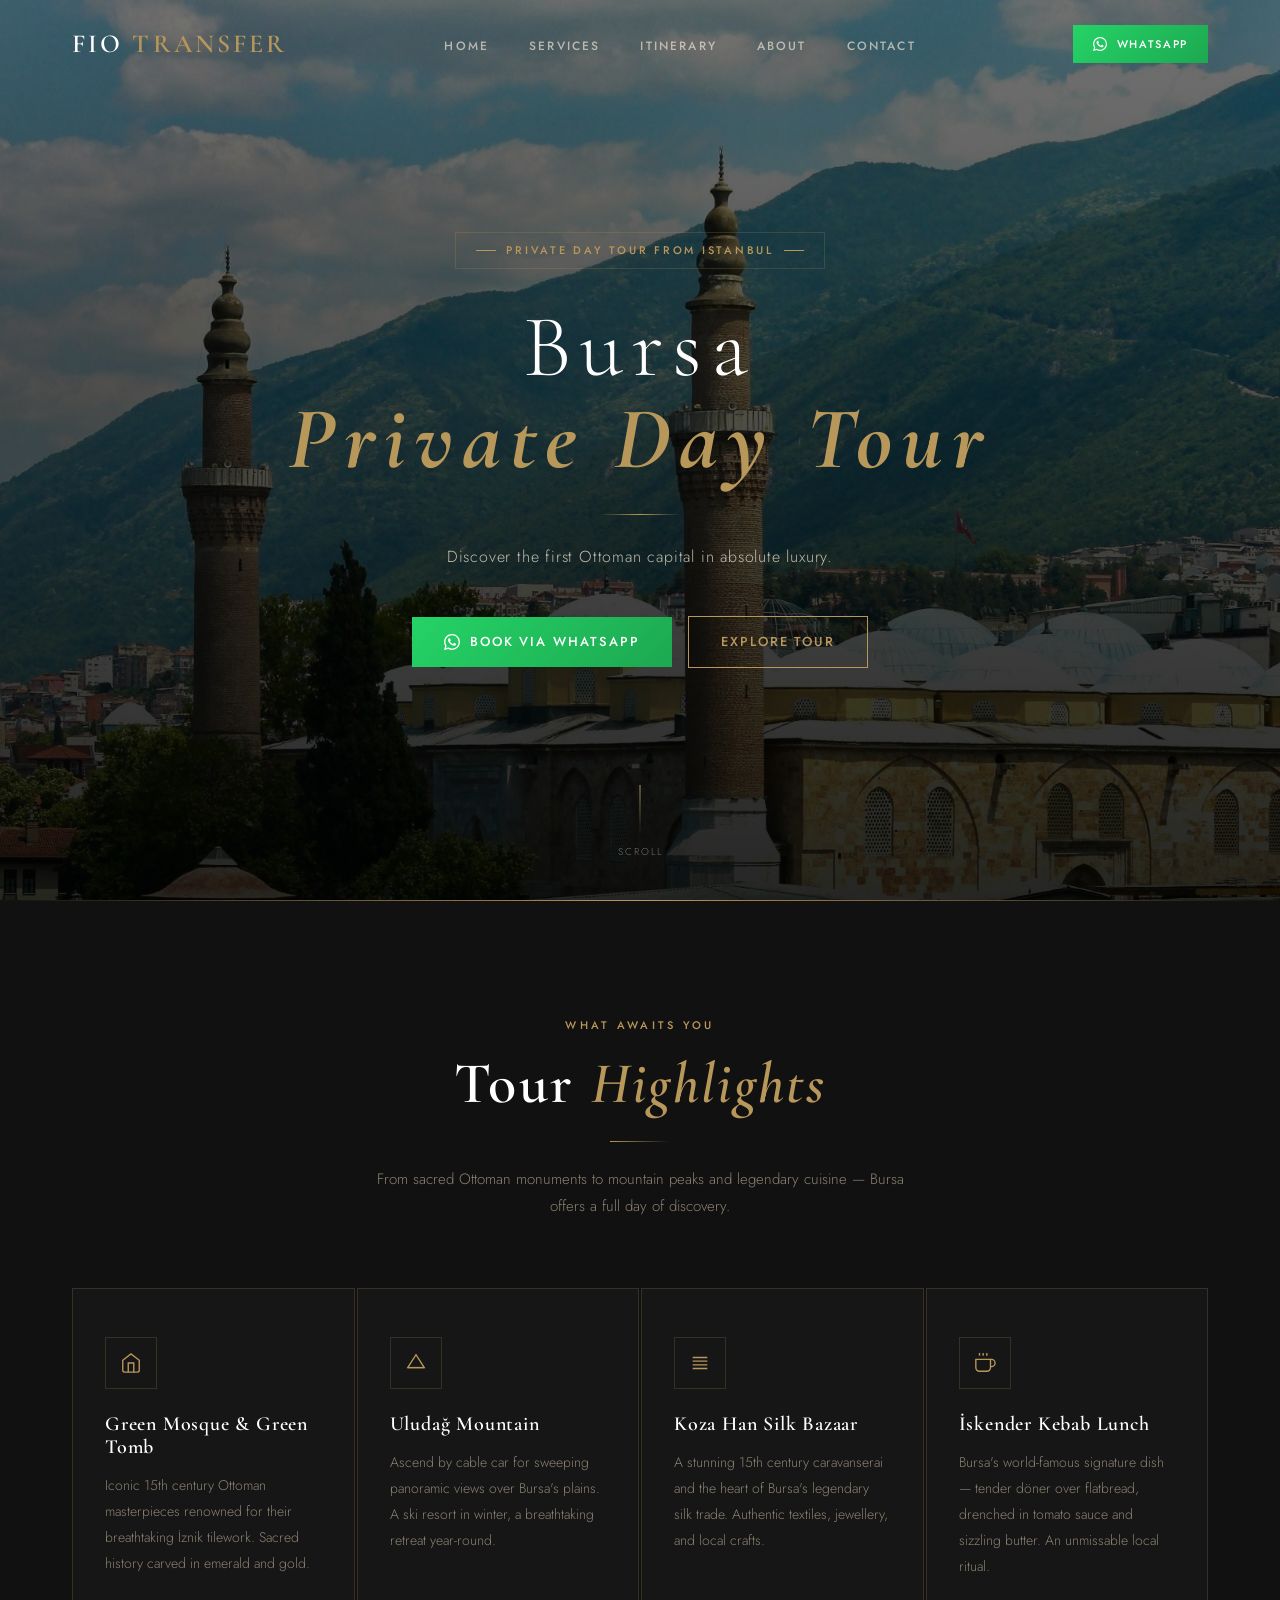
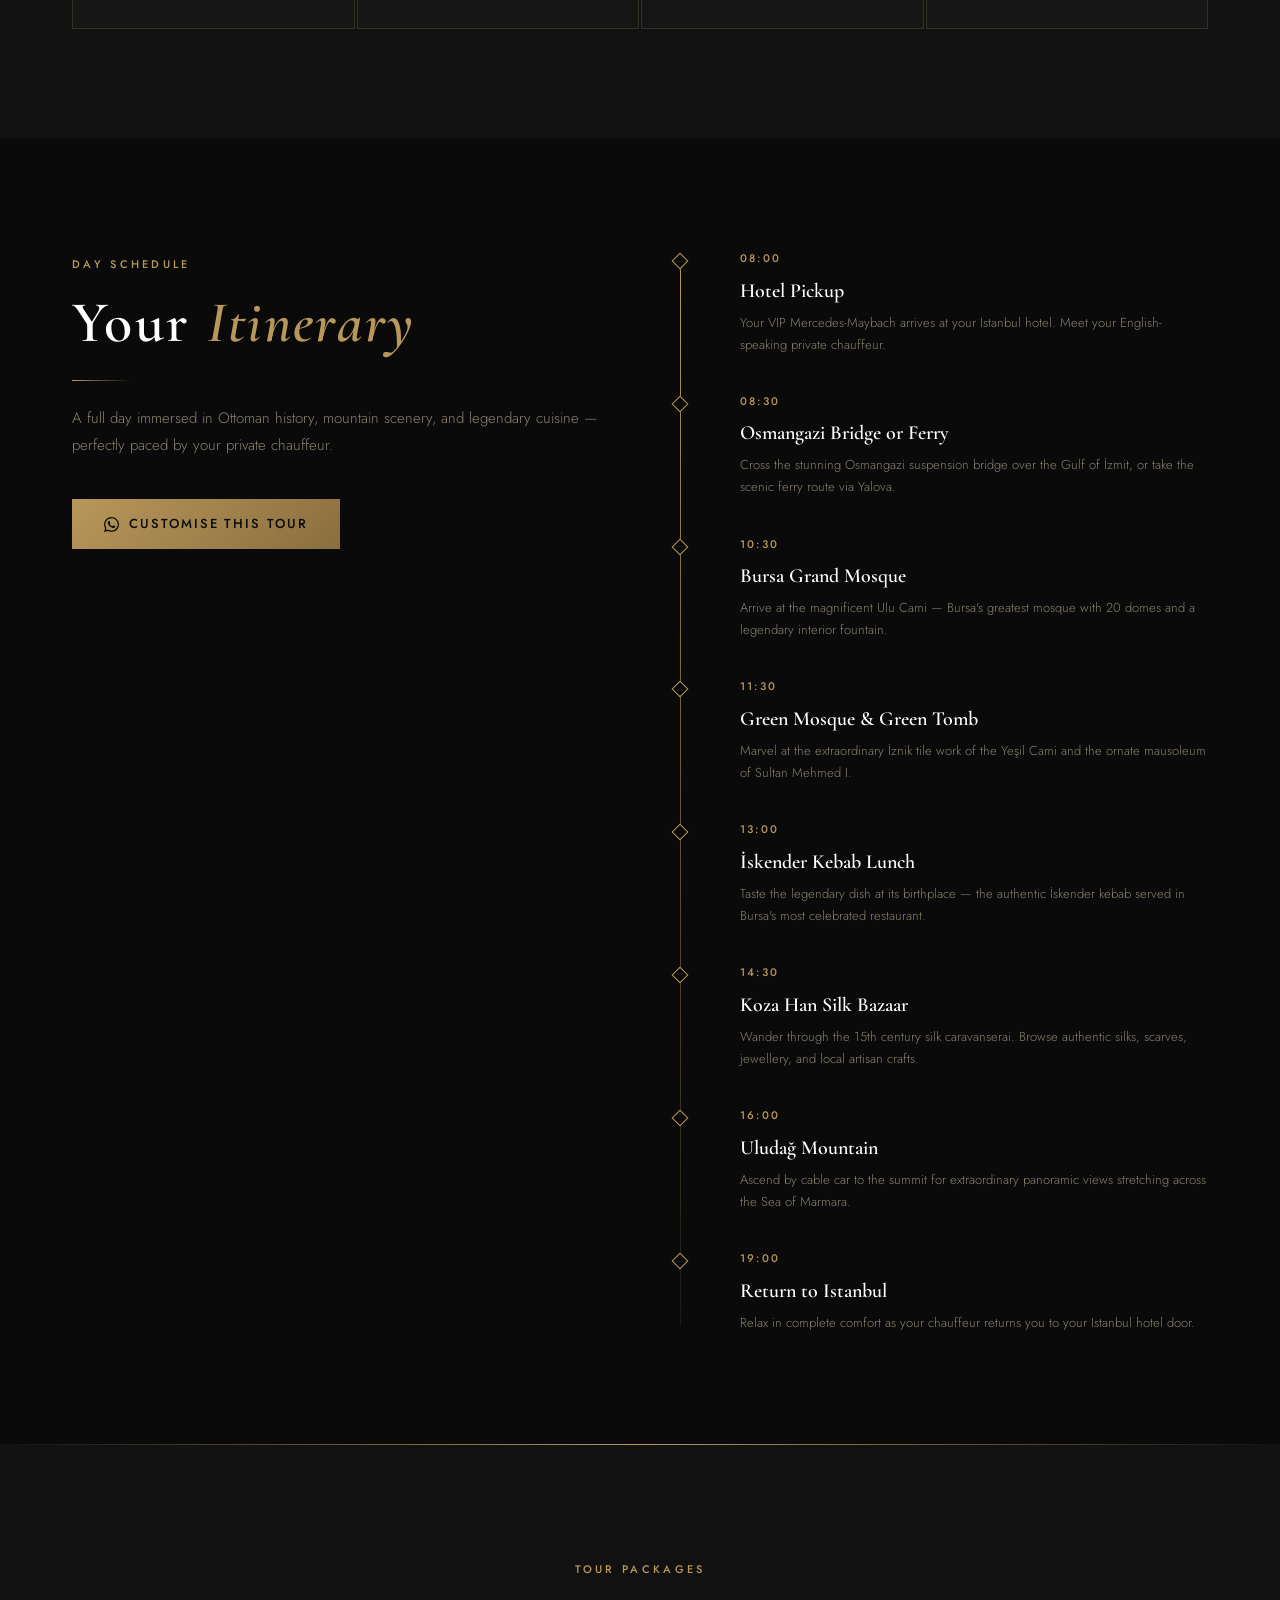
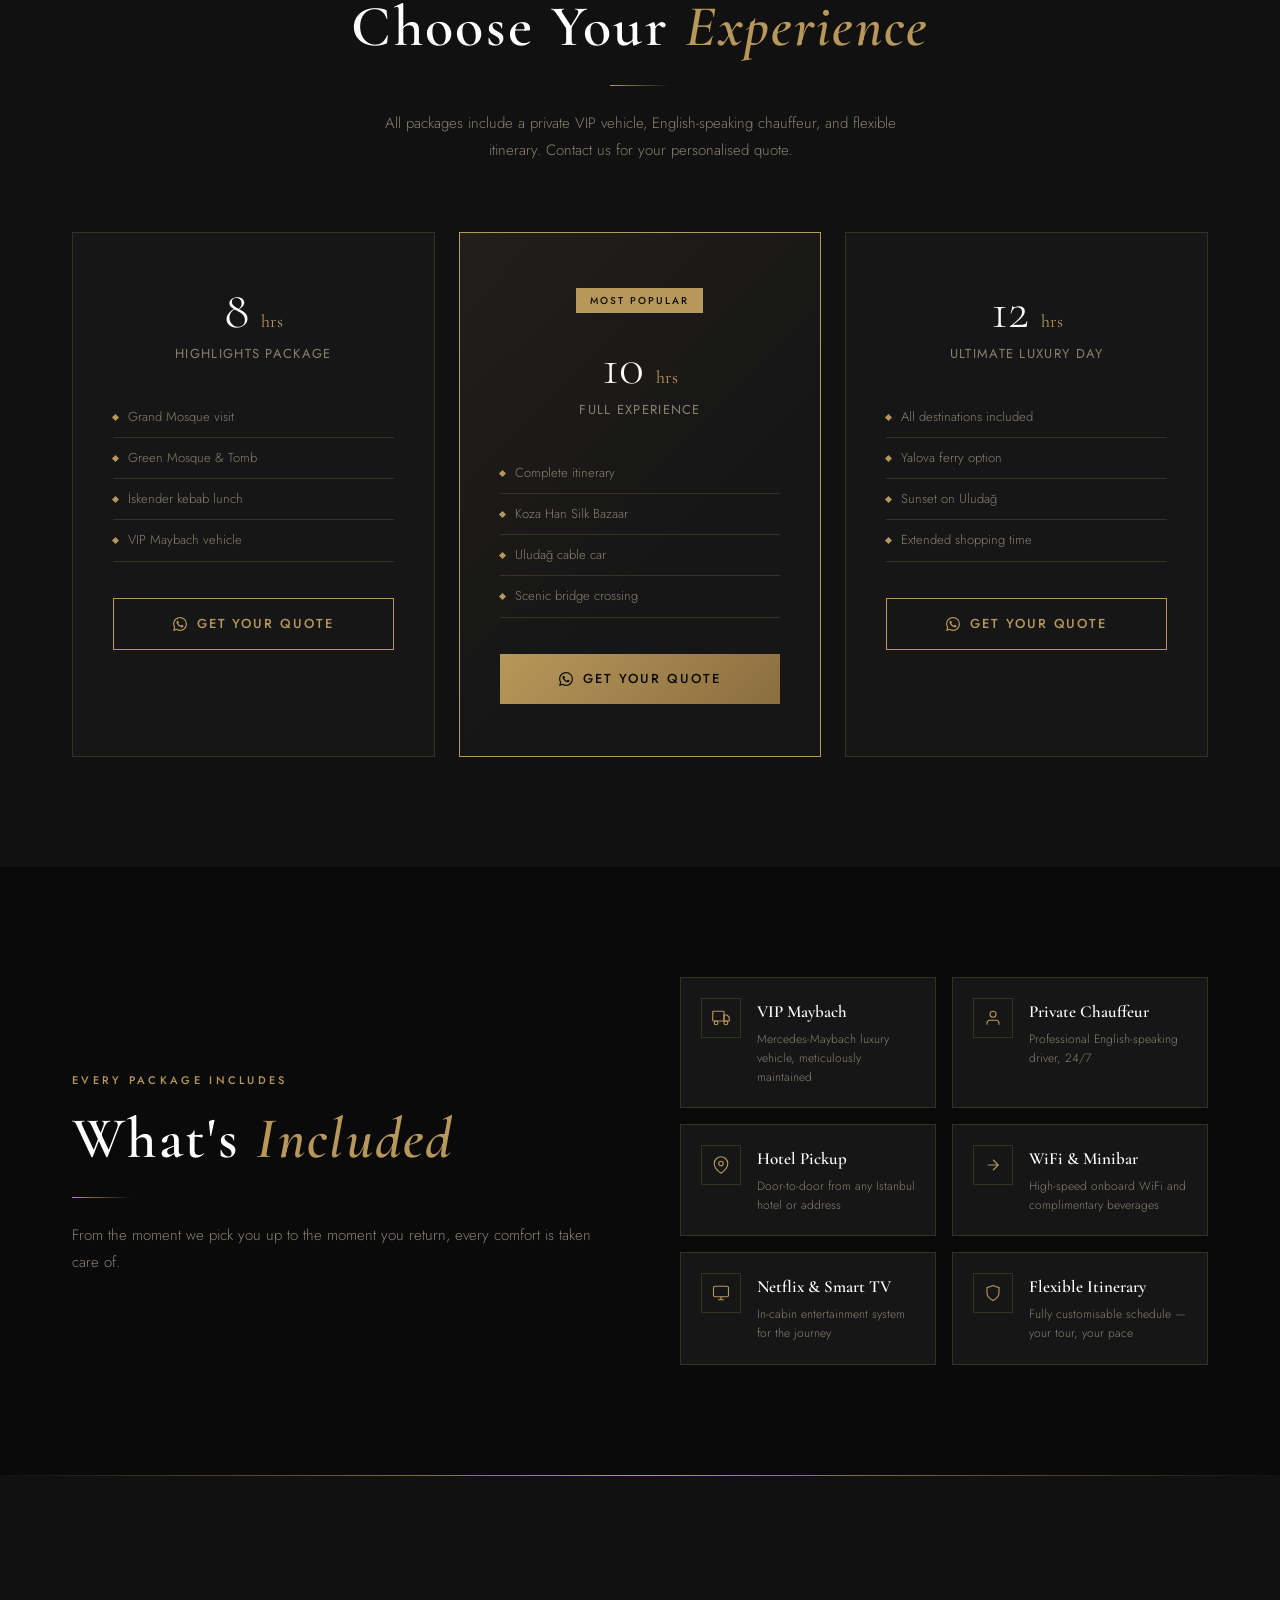
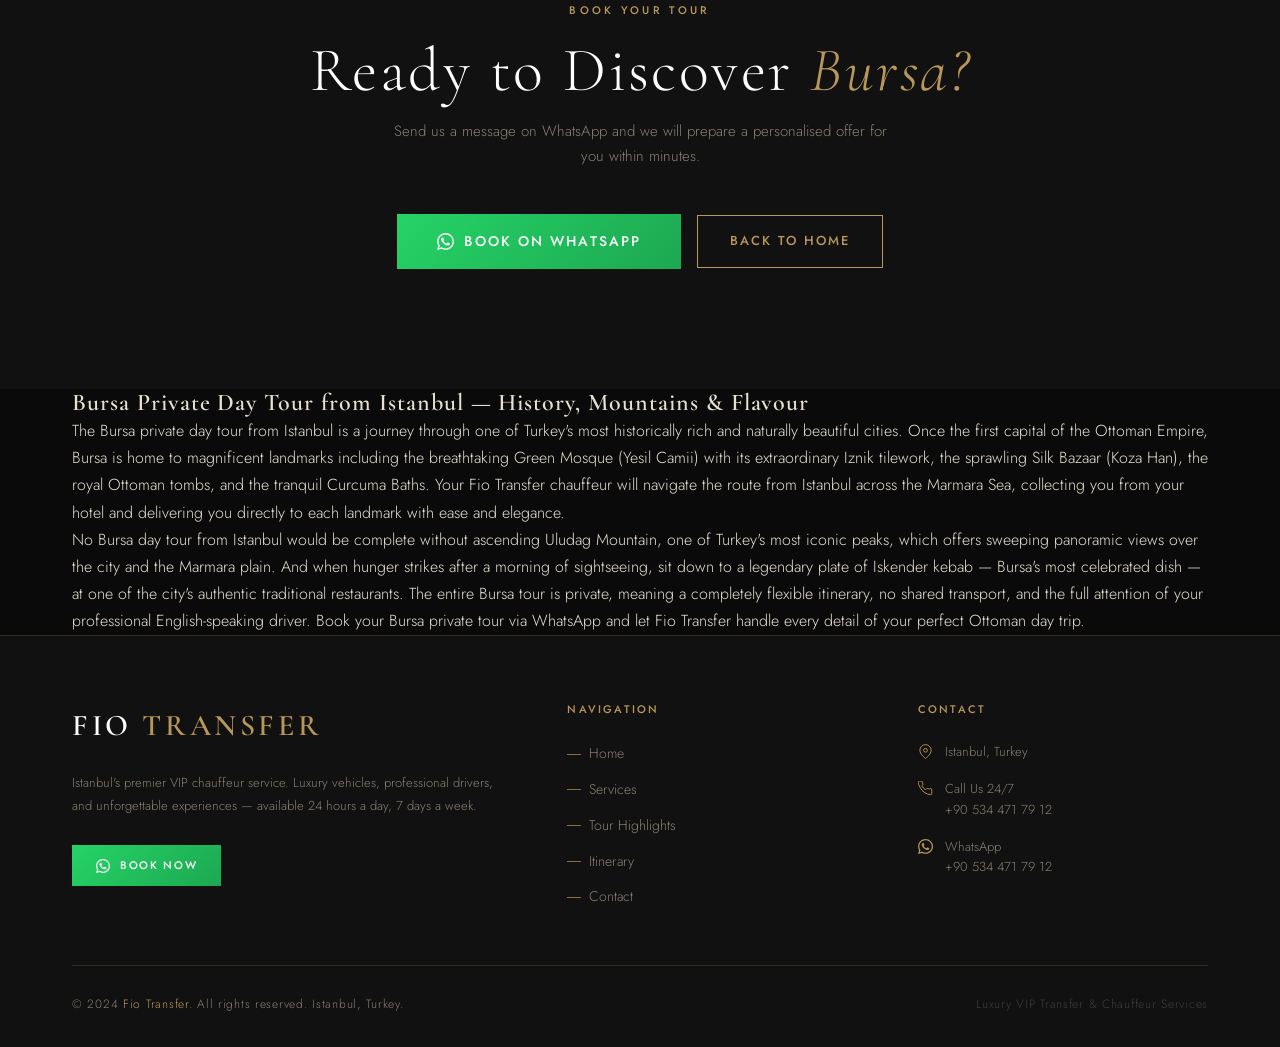
<file: bursa-tour.html>
<!DOCTYPE html>
<html lang="en">
<head>
  <meta charset="UTF-8" />
  <meta name="viewport" content="width=device-width, initial-scale=1.0" />
  <title>Bursa Private Day Tour from Istanbul | VIP Transfer | Fio Transfer</title>
  <meta name="description" content="Private Bursa day tour from Istanbul. Visit Green Mosque, Uludag Mountain, Silk Bazaar. VIP Mercedes-Maybach. Iskender kebab lunch included." />
  <meta name="keywords" content="bursa tour from istanbul, bursa private tour, bursa day trip istanbul, uludag tour istanbul" />
  <meta name="robots" content="index, follow" />
  <meta property="og:title" content="Bursa Private Day Tour from Istanbul | VIP Transfer | Fio Transfer" />
  <meta property="og:description" content="Private Bursa day tour from Istanbul. Visit Green Mosque, Uludag Mountain, Silk Bazaar. VIP Mercedes-Maybach. Iskender kebab lunch included." />
  <meta property="og:type" content="website" />
  <meta property="og:site_name" content="Fio Transfer" />
  <link rel="preconnect" href="https://fonts.googleapis.com" />
  <link rel="preconnect" href="https://fonts.gstatic.com" crossorigin />
  <link href="https://fonts.googleapis.com/css2?family=Cormorant+Garamond:ital,wght@0,300;0,400;0,600;0,700;1,300;1,400&family=Jost:wght@300;400;500;600&display=swap" rel="stylesheet" />
  <link rel="stylesheet" href="style.css" />

  <!-- Schema Markup -->
  <script type="application/ld+json">
  {
    "@context": "https://schema.org",
    "@type": "TouristTrip",
    "name": "Bursa Private Day Tour from Istanbul",
    "description": "A private luxury day tour from Istanbul to Bursa, visiting the Green Mosque, Uludag Mountain, the historic Silk Bazaar, and enjoying authentic Iskender kebab lunch.",
    "touristType": "Luxury Traveler",
    "itinerary": {
      "@type": "ItemList",
      "itemListElement": [
        {"@type": "ListItem", "position": 1, "name": "Green Mosque (Yesil Camii)"},
        {"@type": "ListItem", "position": 2, "name": "Uludag Mountain"},
        {"@type": "ListItem", "position": 3, "name": "Bursa Silk Bazaar"},
        {"@type": "ListItem", "position": 4, "name": "Iskender Kebab Lunch"}
      ]
    },
    "provider": {
      "@type": "LocalBusiness",
      "name": "Fio Transfer",
      "url": "https://www.fiotransfer.com",
      "telephone": "+905344717912"
    },
    "url": "https://www.fiotransfer.com/bursa-tour.html"
  }
  </script>
</head>
<body>

  <nav id="navbar">
    <div class="container">
      <div class="nav-inner">
        <a href="index.html" class="nav-logo">Fio <span>Transfer</span></a>
        <ul class="nav-menu">
          <li><a href="index.html">Home</a></li>
          <li><a href="index.html#services">Services</a></li>
          <li><a href="#itinerary">Itinerary</a></li>
          <li><a href="about.html">About</a></li>
          <li><a href="index.html#contact">Contact</a></li>
        </ul>
        <div class="nav-cta">
          <a href="https://wa.me/905344717912" class="btn btn-whatsapp" target="_blank" rel="noopener" style="padding:10px 20px; font-size:11px;">
            <svg width="14" height="14" viewBox="0 0 24 24" fill="currentColor"><path d="M17.472 14.382c-.297-.149-1.758-.867-2.03-.967-.273-.099-.471-.148-.67.15-.197.297-.767.966-.94 1.164-.173.199-.347.223-.644.075-.297-.15-1.255-.463-2.39-1.475-.883-.788-1.48-1.761-1.653-2.059-.173-.297-.018-.458.13-.606.134-.133.298-.347.446-.52.149-.174.198-.298.298-.497.099-.198.05-.371-.025-.52-.075-.149-.669-1.612-.916-2.207-.242-.579-.487-.5-.669-.51-.173-.008-.371-.01-.57-.01-.198 0-.52.074-.792.372-.272.297-1.04 1.016-1.04 2.479 0 1.462 1.065 2.875 1.213 3.074.149.198 2.096 3.2 5.077 4.487.709.306 1.262.489 1.694.625.712.227 1.36.195 1.871.118.571-.085 1.758-.719 2.006-1.413.248-.694.248-1.289.173-1.413-.074-.124-.272-.198-.57-.347m-5.421 7.403h-.004a9.87 9.87 0 01-5.031-1.378l-.361-.214-3.741.982.998-3.648-.235-.374a9.86 9.86 0 01-1.51-5.26c.001-5.45 4.436-9.884 9.888-9.884 2.64 0 5.122 1.03 6.988 2.898a9.825 9.825 0 012.893 6.994c-.003 5.45-4.437 9.884-9.885 9.884m8.413-18.297A11.815 11.815 0 0012.05 0C5.495 0 .16 5.335.157 11.892c0 2.096.547 4.142 1.588 5.945L.057 24l6.305-1.654a11.882 11.882 0 005.683 1.448h.005c6.554 0 11.89-5.335 11.893-11.893a11.821 11.821 0 00-3.48-8.413z"/></svg>
            WhatsApp
          </a>
        </div>
        <div class="hamburger" aria-label="Open menu" onclick="this.closest('#navbar').classList.toggle('menu-open')"><span></span><span></span><span></span></div>
      </div>
    </div>
    <div class="mobile-dropdown">
      <a href="index.html">Home</a>
      <a href="index.html#services">Services</a>
      <a href="#itinerary">Itinerary</a>
      <a href="about.html">About</a>
      <a href="index.html#contact">Contact</a>
    </div>
  </nav>

  <!-- HERO -->
  <section id="home">
    <div id="hero">
      <div class="hero-bg" style="background-image: url('images/bursa.jpg'); background-size: cover; background-position: center 30%;"></div>
      <div class="hero-overlay"></div>
      <div class="hero-content">
        <div class="hero-badge">Private Day Tour from Istanbul</div>
        <h1 class="hero-title">
          Bursa
          <strong>Private Day Tour</strong>
        </h1>
        <div class="hero-divider"></div>
        <p class="hero-sub">Discover the first Ottoman capital in absolute luxury.</p>
        <div class="hero-actions">
          <a href="https://wa.me/905344717912" class="btn btn-whatsapp" target="_blank" rel="noopener">
            <svg width="16" height="16" viewBox="0 0 24 24" fill="currentColor"><path d="M17.472 14.382c-.297-.149-1.758-.867-2.03-.967-.273-.099-.471-.148-.67.15-.197.297-.767.966-.94 1.164-.173.199-.347.223-.644.075-.297-.15-1.255-.463-2.39-1.475-.883-.788-1.48-1.761-1.653-2.059-.173-.297-.018-.458.13-.606.134-.133.298-.347.446-.52.149-.174.198-.298.298-.497.099-.198.05-.371-.025-.52-.075-.149-.669-1.612-.916-2.207-.242-.579-.487-.5-.669-.51-.173-.008-.371-.01-.57-.01-.198 0-.52.074-.792.372-.272.297-1.04 1.016-1.04 2.479 0 1.462 1.065 2.875 1.213 3.074.149.198 2.096 3.2 5.077 4.487.709.306 1.262.489 1.694.625.712.227 1.36.195 1.871.118.571-.085 1.758-.719 2.006-1.413.248-.694.248-1.289.173-1.413-.074-.124-.272-.198-.57-.347m-5.421 7.403h-.004a9.87 9.87 0 01-5.031-1.378l-.361-.214-3.741.982.998-3.648-.235-.374a9.86 9.86 0 01-1.51-5.26c.001-5.45 4.436-9.884 9.888-9.884 2.64 0 5.122 1.03 6.988 2.898a9.825 9.825 0 012.893 6.994c-.003 5.45-4.437 9.884-9.885 9.884m8.413-18.297A11.815 11.815 0 0012.05 0C5.495 0 .16 5.335.157 11.892c0 2.096.547 4.142 1.588 5.945L.057 24l6.305-1.654a11.882 11.882 0 005.683 1.448h.005c6.554 0 11.89-5.335 11.893-11.893a11.821 11.821 0 00-3.48-8.413z"/></svg>
            Book via WhatsApp
          </a>
          <a href="#highlights" class="btn btn-outline">Explore Tour</a>
        </div>
      </div>
      <div class="hero-scroll"><div class="scroll-line"></div><span>Scroll</span></div>
    </div>
  </section>

  <!-- HIGHLIGHTS -->
  <section id="highlights">
    <div class="container">
      <div class="highlights-header reveal">
        <span class="section-label">What Awaits You</span>
        <h2 class="section-title">Tour <span>Highlights</span></h2>
        <div class="gold-line" style="margin:24px auto;"></div>
        <p class="section-sub" style="margin:0 auto;">From sacred Ottoman monuments to mountain peaks and legendary cuisine — Bursa offers a full day of discovery.</p>
      </div>
      <div class="highlights-grid">
        <div class="highlight-card reveal reveal-delay-1">
          <div class="highlight-icon"><svg width="22" height="22" viewBox="0 0 24 24" fill="none" stroke="currentColor" stroke-width="1.5"><path d="M3 9l9-7 9 7v11a2 2 0 01-2 2H5a2 2 0 01-2-2z"/><polyline points="9 22 9 12 15 12 15 22"/></svg></div>
          <h3 class="highlight-title">Green Mosque &amp; Green Tomb</h3>
          <p class="highlight-desc">Iconic 15th century Ottoman masterpieces renowned for their breathtaking İznik tilework. Sacred history carved in emerald and gold.</p>
        </div>
        <div class="highlight-card reveal reveal-delay-2">
          <div class="highlight-icon"><svg width="22" height="22" viewBox="0 0 24 24" fill="none" stroke="currentColor" stroke-width="1.5"><polygon points="3 17 12 3 21 17"/><line x1="3" y1="17" x2="21" y2="17"/></svg></div>
          <h3 class="highlight-title">Uludağ Mountain</h3>
          <p class="highlight-desc">Ascend by cable car for sweeping panoramic views over Bursa's plains. A ski resort in winter, a breathtaking retreat year-round.</p>
        </div>
        <div class="highlight-card reveal reveal-delay-3">
          <div class="highlight-icon"><svg width="22" height="22" viewBox="0 0 24 24" fill="none" stroke="currentColor" stroke-width="1.5"><path d="M4 6h16M4 10h16M4 14h16M4 18h16"/></svg></div>
          <h3 class="highlight-title">Koza Han Silk Bazaar</h3>
          <p class="highlight-desc">A stunning 15th century caravanserai and the heart of Bursa's legendary silk trade. Authentic textiles, jewellery, and local crafts.</p>
        </div>
        <div class="highlight-card reveal reveal-delay-4">
          <div class="highlight-icon"><svg width="22" height="22" viewBox="0 0 24 24" fill="none" stroke="currentColor" stroke-width="1.5"><path d="M18 8h1a4 4 0 010 8h-1"/><path d="M2 8h16v9a4 4 0 01-4 4H6a4 4 0 01-4-4V8z"/><line x1="6" y1="1" x2="6" y2="4"/><line x1="10" y1="1" x2="10" y2="4"/><line x1="14" y1="1" x2="14" y2="4"/></svg></div>
          <h3 class="highlight-title">İskender Kebab Lunch</h3>
          <p class="highlight-desc">Bursa's world-famous signature dish — tender döner over flatbread, drenched in tomato sauce and sizzling butter. An unmissable local ritual.</p>
        </div>
      </div>
    </div>
  </section>

  <!-- ITINERARY -->
  <section id="itinerary">
    <div class="container">
      <div class="itinerary-wrapper">
        <div class="itinerary-intro reveal">
          <span class="section-label">Day Schedule</span>
          <h2 class="section-title">Your <span>Itinerary</span></h2>
          <div class="gold-line"></div>
          <p class="section-sub">A full day immersed in Ottoman history, mountain scenery, and legendary cuisine — perfectly paced by your private chauffeur.</p>
          <div style="margin-top:40px;">
            <a href="https://wa.me/905344717912" class="btn btn-gold" target="_blank" rel="noopener">
              <svg width="15" height="15" viewBox="0 0 24 24" fill="currentColor"><path d="M17.472 14.382c-.297-.149-1.758-.867-2.03-.967-.273-.099-.471-.148-.67.15-.197.297-.767.966-.94 1.164-.173.199-.347.223-.644.075-.297-.15-1.255-.463-2.39-1.475-.883-.788-1.48-1.761-1.653-2.059-.173-.297-.018-.458.13-.606.134-.133.298-.347.446-.52.149-.174.198-.298.298-.497.099-.198.05-.371-.025-.52-.075-.149-.669-1.612-.916-2.207-.242-.579-.487-.5-.669-.51-.173-.008-.371-.01-.57-.01-.198 0-.52.074-.792.372-.272.297-1.04 1.016-1.04 2.479 0 1.462 1.065 2.875 1.213 3.074.149.198 2.096 3.2 5.077 4.487.709.306 1.262.489 1.694.625.712.227 1.36.195 1.871.118.571-.085 1.758-.719 2.006-1.413.248-.694.248-1.289.173-1.413-.074-.124-.272-.198-.57-.347m-5.421 7.403h-.004a9.87 9.87 0 01-5.031-1.378l-.361-.214-3.741.982.998-3.648-.235-.374a9.86 9.86 0 01-1.51-5.26c.001-5.45 4.436-9.884 9.888-9.884 2.64 0 5.122 1.03 6.988 2.898a9.825 9.825 0 012.893 6.994c-.003 5.45-4.437 9.884-9.885 9.884m8.413-18.297A11.815 11.815 0 0012.05 0C5.495 0 .16 5.335.157 11.892c0 2.096.547 4.142 1.588 5.945L.057 24l6.305-1.654a11.882 11.882 0 005.683 1.448h.005c6.554 0 11.89-5.335 11.893-11.893a11.821 11.821 0 00-3.48-8.413z"/></svg>
              Customise This Tour
            </a>
          </div>
        </div>
        <div class="reveal reveal-delay-2">
          <div class="timeline">
            <div class="timeline-item">
              <div class="timeline-dot"></div>
              <div class="timeline-time">08:00</div>
              <div class="timeline-event">Hotel Pickup</div>
              <div class="timeline-detail">Your VIP Mercedes-Maybach arrives at your Istanbul hotel. Meet your English-speaking private chauffeur.</div>
            </div>
            <div class="timeline-item">
              <div class="timeline-dot"></div>
              <div class="timeline-time">08:30</div>
              <div class="timeline-event">Osmangazi Bridge or Ferry</div>
              <div class="timeline-detail">Cross the stunning Osmangazi suspension bridge over the Gulf of İzmit, or take the scenic ferry route via Yalova.</div>
            </div>
            <div class="timeline-item">
              <div class="timeline-dot"></div>
              <div class="timeline-time">10:30</div>
              <div class="timeline-event">Bursa Grand Mosque</div>
              <div class="timeline-detail">Arrive at the magnificent Ulu Cami — Bursa's greatest mosque with 20 domes and a legendary interior fountain.</div>
            </div>
            <div class="timeline-item">
              <div class="timeline-dot"></div>
              <div class="timeline-time">11:30</div>
              <div class="timeline-event">Green Mosque &amp; Green Tomb</div>
              <div class="timeline-detail">Marvel at the extraordinary İznik tile work of the Yeşil Cami and the ornate mausoleum of Sultan Mehmed I.</div>
            </div>
            <div class="timeline-item">
              <div class="timeline-dot"></div>
              <div class="timeline-time">13:00</div>
              <div class="timeline-event">İskender Kebab Lunch</div>
              <div class="timeline-detail">Taste the legendary dish at its birthplace — the authentic İskender kebab served in Bursa's most celebrated restaurant.</div>
            </div>
            <div class="timeline-item">
              <div class="timeline-dot"></div>
              <div class="timeline-time">14:30</div>
              <div class="timeline-event">Koza Han Silk Bazaar</div>
              <div class="timeline-detail">Wander through the 15th century silk caravanserai. Browse authentic silks, scarves, jewellery, and local artisan crafts.</div>
            </div>
            <div class="timeline-item">
              <div class="timeline-dot"></div>
              <div class="timeline-time">16:00</div>
              <div class="timeline-event">Uludağ Mountain</div>
              <div class="timeline-detail">Ascend by cable car to the summit for extraordinary panoramic views stretching across the Sea of Marmara.</div>
            </div>
            <div class="timeline-item">
              <div class="timeline-dot"></div>
              <div class="timeline-time">19:00</div>
              <div class="timeline-event">Return to Istanbul</div>
              <div class="timeline-detail">Relax in complete comfort as your chauffeur returns you to your Istanbul hotel door.</div>
            </div>
          </div>
        </div>
      </div>
    </div>
  </section>

  <!-- PRICING -->
  <section id="pricing">
    <div class="container">
      <div class="pricing-header reveal">
        <span class="section-label">Tour Packages</span>
        <h2 class="section-title">Choose Your <span>Experience</span></h2>
        <div class="gold-line" style="margin:24px auto;"></div>
        <p class="section-sub" style="margin:0 auto;">All packages include a private VIP vehicle, English-speaking chauffeur, and flexible itinerary. Contact us for your personalised quote.</p>
      </div>
      <div class="pricing-grid">
        <div class="pricing-card reveal reveal-delay-1">
          <div class="pricing-duration">8 <span>hrs</span></div>
          <div class="pricing-label">Highlights Package</div>
          <ul class="pricing-features">
            <li>Grand Mosque visit</li>
            <li>Green Mosque &amp; Tomb</li>
            <li>İskender kebab lunch</li>
            <li>VIP Maybach vehicle</li>
          </ul>
          <a href="https://wa.me/905344717912" class="btn btn-outline" target="_blank" rel="noopener" style="width:100%; justify-content:center;">
            <svg width="14" height="14" viewBox="0 0 24 24" fill="currentColor"><path d="M17.472 14.382c-.297-.149-1.758-.867-2.03-.967-.273-.099-.471-.148-.67.15-.197.297-.767.966-.94 1.164-.173.199-.347.223-.644.075-.297-.15-1.255-.463-2.39-1.475-.883-.788-1.48-1.761-1.653-2.059-.173-.297-.018-.458.13-.606.134-.133.298-.347.446-.52.149-.174.198-.298.298-.497.099-.198.05-.371-.025-.52-.075-.149-.669-1.612-.916-2.207-.242-.579-.487-.5-.669-.51-.173-.008-.371-.01-.57-.01-.198 0-.52.074-.792.372-.272.297-1.04 1.016-1.04 2.479 0 1.462 1.065 2.875 1.213 3.074.149.198 2.096 3.2 5.077 4.487.709.306 1.262.489 1.694.625.712.227 1.36.195 1.871.118.571-.085 1.758-.719 2.006-1.413.248-.694.248-1.289.173-1.413-.074-.124-.272-.198-.57-.347m-5.421 7.403h-.004a9.87 9.87 0 01-5.031-1.378l-.361-.214-3.741.982.998-3.648-.235-.374a9.86 9.86 0 01-1.51-5.26c.001-5.45 4.436-9.884 9.888-9.884 2.64 0 5.122 1.03 6.988 2.898a9.825 9.825 0 012.893 6.994c-.003 5.45-4.437 9.884-9.885 9.884m8.413-18.297A11.815 11.815 0 0012.05 0C5.495 0 .16 5.335.157 11.892c0 2.096.547 4.142 1.588 5.945L.057 24l6.305-1.654a11.882 11.882 0 005.683 1.448h.005c6.554 0 11.89-5.335 11.893-11.893a11.821 11.821 0 00-3.48-8.413z"/></svg>
            Get Your Quote
          </a>
        </div>
        <div class="pricing-card featured reveal reveal-delay-2">
          <div class="pricing-badge">Most Popular</div>
          <div class="pricing-duration">10 <span>hrs</span></div>
          <div class="pricing-label">Full Experience</div>
          <ul class="pricing-features">
            <li>Complete itinerary</li>
            <li>Koza Han Silk Bazaar</li>
            <li>Uludağ cable car</li>
            <li>Scenic bridge crossing</li>
          </ul>
          <a href="https://wa.me/905344717912" class="btn btn-gold" target="_blank" rel="noopener" style="width:100%; justify-content:center;">
            <svg width="14" height="14" viewBox="0 0 24 24" fill="currentColor"><path d="M17.472 14.382c-.297-.149-1.758-.867-2.03-.967-.273-.099-.471-.148-.67.15-.197.297-.767.966-.94 1.164-.173.199-.347.223-.644.075-.297-.15-1.255-.463-2.39-1.475-.883-.788-1.48-1.761-1.653-2.059-.173-.297-.018-.458.13-.606.134-.133.298-.347.446-.52.149-.174.198-.298.298-.497.099-.198.05-.371-.025-.52-.075-.149-.669-1.612-.916-2.207-.242-.579-.487-.5-.669-.51-.173-.008-.371-.01-.57-.01-.198 0-.52.074-.792.372-.272.297-1.04 1.016-1.04 2.479 0 1.462 1.065 2.875 1.213 3.074.149.198 2.096 3.2 5.077 4.487.709.306 1.262.489 1.694.625.712.227 1.36.195 1.871.118.571-.085 1.758-.719 2.006-1.413.248-.694.248-1.289.173-1.413-.074-.124-.272-.198-.57-.347m-5.421 7.403h-.004a9.87 9.87 0 01-5.031-1.378l-.361-.214-3.741.982.998-3.648-.235-.374a9.86 9.86 0 01-1.51-5.26c.001-5.45 4.436-9.884 9.888-9.884 2.64 0 5.122 1.03 6.988 2.898a9.825 9.825 0 012.893 6.994c-.003 5.45-4.437 9.884-9.885 9.884m8.413-18.297A11.815 11.815 0 0012.05 0C5.495 0 .16 5.335.157 11.892c0 2.096.547 4.142 1.588 5.945L.057 24l6.305-1.654a11.882 11.882 0 005.683 1.448h.005c6.554 0 11.89-5.335 11.893-11.893a11.821 11.821 0 00-3.48-8.413z"/></svg>
            Get Your Quote
          </a>
        </div>
        <div class="pricing-card reveal reveal-delay-3">
          <div class="pricing-duration">12 <span>hrs</span></div>
          <div class="pricing-label">Ultimate Luxury Day</div>
          <ul class="pricing-features">
            <li>All destinations included</li>
            <li>Yalova ferry option</li>
            <li>Sunset on Uludağ</li>
            <li>Extended shopping time</li>
          </ul>
          <a href="https://wa.me/905344717912" class="btn btn-outline" target="_blank" rel="noopener" style="width:100%; justify-content:center;">
            <svg width="14" height="14" viewBox="0 0 24 24" fill="currentColor"><path d="M17.472 14.382c-.297-.149-1.758-.867-2.03-.967-.273-.099-.471-.148-.67.15-.197.297-.767.966-.94 1.164-.173.199-.347.223-.644.075-.297-.15-1.255-.463-2.39-1.475-.883-.788-1.48-1.761-1.653-2.059-.173-.297-.018-.458.13-.606.134-.133.298-.347.446-.52.149-.174.198-.298.298-.497.099-.198.05-.371-.025-.52-.075-.149-.669-1.612-.916-2.207-.242-.579-.487-.5-.669-.51-.173-.008-.371-.01-.57-.01-.198 0-.52.074-.792.372-.272.297-1.04 1.016-1.04 2.479 0 1.462 1.065 2.875 1.213 3.074.149.198 2.096 3.2 5.077 4.487.709.306 1.262.489 1.694.625.712.227 1.36.195 1.871.118.571-.085 1.758-.719 2.006-1.413.248-.694.248-1.289.173-1.413-.074-.124-.272-.198-.57-.347m-5.421 7.403h-.004a9.87 9.87 0 01-5.031-1.378l-.361-.214-3.741.982.998-3.648-.235-.374a9.86 9.86 0 01-1.51-5.26c.001-5.45 4.436-9.884 9.888-9.884 2.64 0 5.122 1.03 6.988 2.898a9.825 9.825 0 012.893 6.994c-.003 5.45-4.437 9.884-9.885 9.884m8.413-18.297A11.815 11.815 0 0012.05 0C5.495 0 .16 5.335.157 11.892c0 2.096.547 4.142 1.588 5.945L.057 24l6.305-1.654a11.882 11.882 0 005.683 1.448h.005c6.554 0 11.89-5.335 11.893-11.893a11.821 11.821 0 00-3.48-8.413z"/></svg>
            Get Your Quote
          </a>
        </div>
      </div>
    </div>
  </section>

  <!-- INCLUDES -->
  <section id="includes">
    <div class="container">
      <div class="includes-wrapper">
        <div class="reveal">
          <span class="section-label">Every Package Includes</span>
          <h2 class="section-title">What's <span>Included</span></h2>
          <div class="gold-line"></div>
          <p class="section-sub">From the moment we pick you up to the moment you return, every comfort is taken care of.</p>
        </div>
        <div class="includes-grid reveal reveal-delay-2">
          <div class="include-item"><div class="include-icon"><svg width="18" height="18" viewBox="0 0 24 24" fill="none" stroke="currentColor" stroke-width="1.5"><rect x="1" y="3" width="15" height="13" rx="1"/><path d="M16 8h4l3 3v5h-7V8z"/><circle cx="5.5" cy="18.5" r="2.5"/><circle cx="18.5" cy="18.5" r="2.5"/></svg></div><div class="include-text"><div class="title">VIP Maybach</div><div class="desc">Mercedes-Maybach luxury vehicle, meticulously maintained</div></div></div>
          <div class="include-item"><div class="include-icon"><svg width="18" height="18" viewBox="0 0 24 24" fill="none" stroke="currentColor" stroke-width="1.5"><path d="M20 21v-2a4 4 0 00-4-4H8a4 4 0 00-4 4v2"/><circle cx="12" cy="7" r="4"/></svg></div><div class="include-text"><div class="title">Private Chauffeur</div><div class="desc">Professional English-speaking driver, 24/7</div></div></div>
          <div class="include-item"><div class="include-icon"><svg width="18" height="18" viewBox="0 0 24 24" fill="none" stroke="currentColor" stroke-width="1.5"><path d="M21 10c0 7-9 13-9 13S3 17 3 10a9 9 0 0118 0z"/><circle cx="12" cy="10" r="3"/></svg></div><div class="include-text"><div class="title">Hotel Pickup</div><div class="desc">Door-to-door from any Istanbul hotel or address</div></div></div>
          <div class="include-item"><div class="include-icon"><svg width="18" height="18" viewBox="0 0 24 24" fill="none" stroke="currentColor" stroke-width="1.5"><path d="M5 12h14M12 5l7 7-7 7"/></svg></div><div class="include-text"><div class="title">WiFi &amp; Minibar</div><div class="desc">High-speed onboard WiFi and complimentary beverages</div></div></div>
          <div class="include-item"><div class="include-icon"><svg width="18" height="18" viewBox="0 0 24 24" fill="none" stroke="currentColor" stroke-width="1.5"><rect x="2" y="3" width="20" height="14" rx="2"/><path d="M8 21h8M12 17v4"/></svg></div><div class="include-text"><div class="title">Netflix &amp; Smart TV</div><div class="desc">In-cabin entertainment system for the journey</div></div></div>
          <div class="include-item"><div class="include-icon"><svg width="18" height="18" viewBox="0 0 24 24" fill="none" stroke="currentColor" stroke-width="1.5"><path d="M12 22s8-4 8-10V5l-8-3-8 3v7c0 6 8 10 8 10z"/></svg></div><div class="include-text"><div class="title">Flexible Itinerary</div><div class="desc">Fully customisable schedule — your tour, your pace</div></div></div>
        </div>
      </div>
    </div>
  </section>

  <!-- CTA -->
  <section id="tour-cta">
    <div class="container">
      <div class="reveal">
        <span class="section-label">Book Your Tour</span>
        <h2 class="cta-title">Ready to Discover <span>Bursa?</span></h2>
        <p class="cta-sub">Send us a message on WhatsApp and we will prepare a personalised offer for you within minutes.</p>
        <div class="cta-actions">
          <a href="https://wa.me/905344717912" class="btn btn-whatsapp" target="_blank" rel="noopener" style="font-size:14px; padding:16px 40px;">
            <svg width="17" height="17" viewBox="0 0 24 24" fill="currentColor"><path d="M17.472 14.382c-.297-.149-1.758-.867-2.03-.967-.273-.099-.471-.148-.67.15-.197.297-.767.966-.94 1.164-.173.199-.347.223-.644.075-.297-.15-1.255-.463-2.39-1.475-.883-.788-1.48-1.761-1.653-2.059-.173-.297-.018-.458.13-.606.134-.133.298-.347.446-.52.149-.174.198-.298.298-.497.099-.198.05-.371-.025-.52-.075-.149-.669-1.612-.916-2.207-.242-.579-.487-.5-.669-.51-.173-.008-.371-.01-.57-.01-.198 0-.52.074-.792.372-.272.297-1.04 1.016-1.04 2.479 0 1.462 1.065 2.875 1.213 3.074.149.198 2.096 3.2 5.077 4.487.709.306 1.262.489 1.694.625.712.227 1.36.195 1.871.118.571-.085 1.758-.719 2.006-1.413.248-.694.248-1.289.173-1.413-.074-.124-.272-.198-.57-.347m-5.421 7.403h-.004a9.87 9.87 0 01-5.031-1.378l-.361-.214-3.741.982.998-3.648-.235-.374a9.86 9.86 0 01-1.51-5.26c.001-5.45 4.436-9.884 9.888-9.884 2.64 0 5.122 1.03 6.988 2.898a9.825 9.825 0 012.893 6.994c-.003 5.45-4.437 9.884-9.885 9.884m8.413-18.297A11.815 11.815 0 0012.05 0C5.495 0 .16 5.335.157 11.892c0 2.096.547 4.142 1.588 5.945L.057 24l6.305-1.654a11.882 11.882 0 005.683 1.448h.005c6.554 0 11.89-5.335 11.893-11.893a11.821 11.821 0 00-3.48-8.413z"/></svg>
            Book on WhatsApp
          </a>
          <a href="index.html" class="btn btn-outline">Back to Home</a>
        </div>
      </div>
    </div>
  </section>

  <!-- SEO CONTENT -->
  <section class="seo-content">
    <div class="container">
      <h2>Bursa Private Day Tour from Istanbul — History, Mountains & Flavour</h2>
      <p>
        The Bursa private day tour from Istanbul is a journey through one of Turkey's most historically rich and naturally beautiful cities. Once the first capital of the Ottoman Empire, Bursa is home to magnificent landmarks including the breathtaking Green Mosque (Yesil Camii) with its extraordinary Iznik tilework, the sprawling Silk Bazaar (Koza Han), the royal Ottoman tombs, and the tranquil Curcuma Baths. Your Fio Transfer chauffeur will navigate the route from Istanbul across the Marmara Sea, collecting you from your hotel and delivering you directly to each landmark with ease and elegance.
      </p>
      <p>
        No Bursa day tour from Istanbul would be complete without ascending Uludag Mountain, one of Turkey's most iconic peaks, which offers sweeping panoramic views over the city and the Marmara plain. And when hunger strikes after a morning of sightseeing, sit down to a legendary plate of Iskender kebab — Bursa's most celebrated dish — at one of the city's authentic traditional restaurants. The entire Bursa tour is private, meaning a completely flexible itinerary, no shared transport, and the full attention of your professional English-speaking driver. Book your Bursa private tour via WhatsApp and let Fio Transfer handle every detail of your perfect Ottoman day trip.
      </p>
    </div>
  </section>

  <!-- FOOTER -->
  <footer>
    <div class="container">
      <div class="footer-top">
        <div>
          <div class="footer-logo">Fio <span>Transfer</span></div>
          <p class="footer-tagline">Istanbul's premier VIP chauffeur service. Luxury vehicles, professional drivers, and unforgettable experiences — available 24 hours a day, 7 days a week.</p>
          <a href="https://wa.me/905344717912" class="btn btn-whatsapp" target="_blank" rel="noopener" style="font-size:11px; padding:11px 24px;">
            <svg width="14" height="14" viewBox="0 0 24 24" fill="currentColor"><path d="M17.472 14.382c-.297-.149-1.758-.867-2.03-.967-.273-.099-.471-.148-.67.15-.197.297-.767.966-.94 1.164-.173.199-.347.223-.644.075-.297-.15-1.255-.463-2.39-1.475-.883-.788-1.48-1.761-1.653-2.059-.173-.297-.018-.458.13-.606.134-.133.298-.347.446-.52.149-.174.198-.298.298-.497.099-.198.05-.371-.025-.52-.075-.149-.669-1.612-.916-2.207-.242-.579-.487-.5-.669-.51-.173-.008-.371-.01-.57-.01-.198 0-.52.074-.792.372-.272.297-1.04 1.016-1.04 2.479 0 1.462 1.065 2.875 1.213 3.074.149.198 2.096 3.2 5.077 4.487.709.306 1.262.489 1.694.625.712.227 1.36.195 1.871.118.571-.085 1.758-.719 2.006-1.413.248-.694.248-1.289.173-1.413-.074-.124-.272-.198-.57-.347m-5.421 7.403h-.004a9.87 9.87 0 01-5.031-1.378l-.361-.214-3.741.982.998-3.648-.235-.374a9.86 9.86 0 01-1.51-5.26c.001-5.45 4.436-9.884 9.888-9.884 2.64 0 5.122 1.03 6.988 2.898a9.825 9.825 0 012.893 6.994c-.003 5.45-4.437 9.884-9.885 9.884m8.413-18.297A11.815 11.815 0 0012.05 0C5.495 0 .16 5.335.157 11.892c0 2.096.547 4.142 1.588 5.945L.057 24l6.305-1.654a11.882 11.882 0 005.683 1.448h.005c6.554 0 11.89-5.335 11.893-11.893a11.821 11.821 0 00-3.48-8.413z"/></svg>
            Book Now
          </a>
        </div>
        <div>
          <p class="footer-heading">Navigation</p>
          <ul class="footer-links">
            <li><a href="index.html">Home</a></li>
            <li><a href="index.html#services">Services</a></li>
            <li><a href="#highlights">Tour Highlights</a></li>
            <li><a href="#itinerary">Itinerary</a></li>
            <li><a href="index.html#contact">Contact</a></li>
          </ul>
        </div>
        <div>
          <p class="footer-heading">Contact</p>
          <div class="footer-contact-item"><svg width="15" height="15" viewBox="0 0 24 24" fill="none" stroke="currentColor" stroke-width="1.5"><path d="M21 10c0 7-9 13-9 13s-9-6-9-13a9 9 0 0118 0z"/><circle cx="12" cy="10" r="3"/></svg><span>Istanbul, Turkey</span></div>
          <div class="footer-contact-item"><svg width="15" height="15" viewBox="0 0 24 24" fill="none" stroke="currentColor" stroke-width="1.5"><path d="M22 16.92v3a2 2 0 01-2.18 2 19.79 19.79 0 01-8.63-3.07A19.5 19.5 0 013.07 9.81 19.79 19.79 0 01.01 1.18 2 2 0 012 0h3a2 2 0 012 1.72 12.84 12.84 0 00.7 2.81 2 2 0 01-.45 2.11L6.09 7.91a16 16 0 006 6l1.27-1.27a2 2 0 012.11-.45 12.84 12.84 0 002.81.7A2 2 0 0122 14z"/></svg><span>Call Us 24/7<br/>+90 534 471 79 12</span></div>
          <div class="footer-contact-item"><svg width="15" height="15" viewBox="0 0 24 24" fill="currentColor"><path d="M17.472 14.382c-.297-.149-1.758-.867-2.03-.967-.273-.099-.471-.148-.67.15-.197.297-.767.966-.94 1.164-.173.199-.347.223-.644.075-.297-.15-1.255-.463-2.39-1.475-.883-.788-1.48-1.761-1.653-2.059-.173-.297-.018-.458.13-.606.134-.133.298-.347.446-.52.149-.174.198-.298.298-.497.099-.198.05-.371-.025-.52-.075-.149-.669-1.612-.916-2.207-.242-.579-.487-.5-.669-.51-.173-.008-.371-.01-.57-.01-.198 0-.52.074-.792.372-.272.297-1.04 1.016-1.04 2.479 0 1.462 1.065 2.875 1.213 3.074.149.198 2.096 3.2 5.077 4.487.709.306 1.262.489 1.694.625.712.227 1.36.195 1.871.118.571-.085 1.758-.719 2.006-1.413.248-.694.248-1.289.173-1.413-.074-.124-.272-.198-.57-.347m-5.421 7.403h-.004a9.87 9.87 0 01-5.031-1.378l-.361-.214-3.741.982.998-3.648-.235-.374a9.86 9.86 0 01-1.51-5.26c.001-5.45 4.436-9.884 9.888-9.884 2.64 0 5.122 1.03 6.988 2.898a9.825 9.825 0 012.893 6.994c-.003 5.45-4.437 9.884-9.885 9.884m8.413-18.297A11.815 11.815 0 0012.05 0C5.495 0 .16 5.335.157 11.892c0 2.096.547 4.142 1.588 5.945L.057 24l6.305-1.654a11.882 11.882 0 005.683 1.448h.005c6.554 0 11.89-5.335 11.893-11.893a11.821 11.821 0 00-3.48-8.413z"/></svg><span>WhatsApp<br/>+90 534 471 79 12</span></div>
        </div>
      </div>
      <div class="footer-bottom">
        <p class="copyright">&copy; 2024 <span>Fio Transfer</span>. All rights reserved. Istanbul, Turkey.</p>
        <p class="copyright" style="color:rgba(138,128,112,0.4);">Luxury VIP Transfer &amp; Chauffeur Services</p>
      </div>
    </div>
  </footer>
  <script src="script.js"></script>
</body>
</html>
</file>
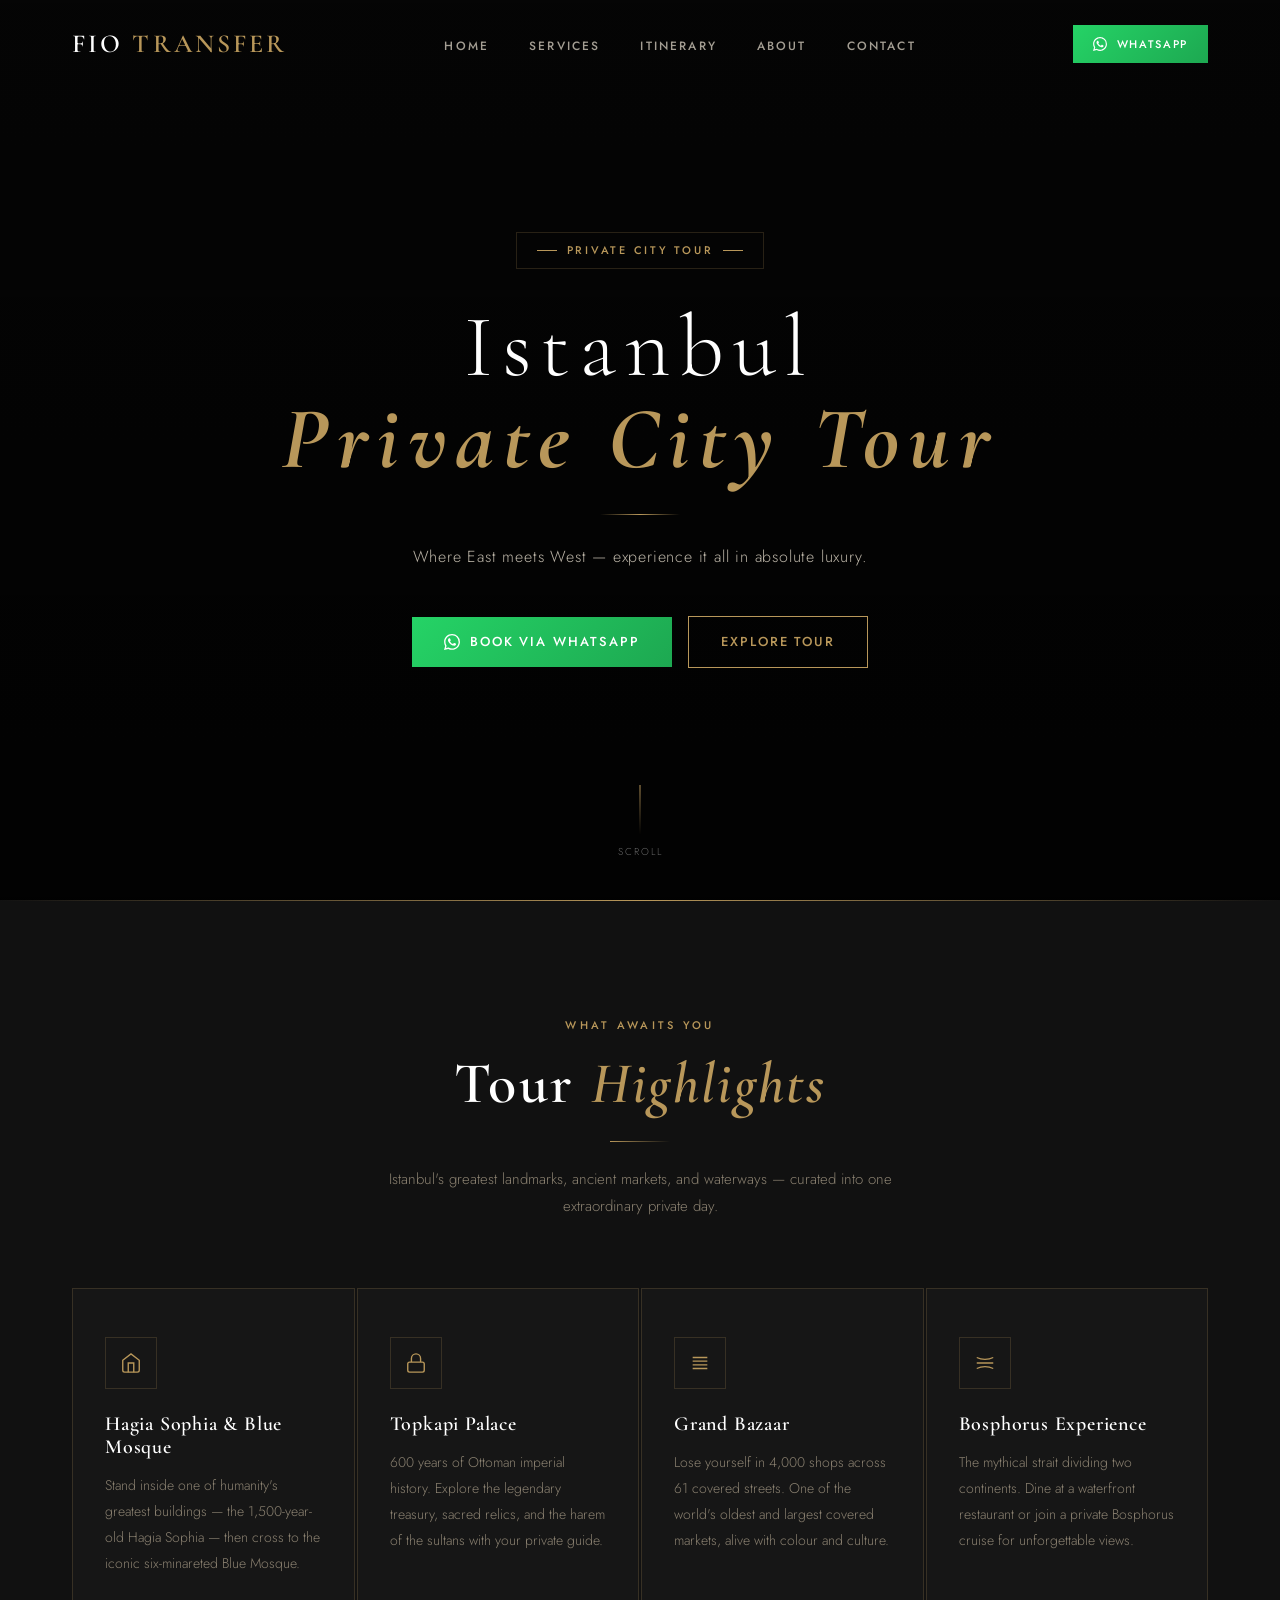
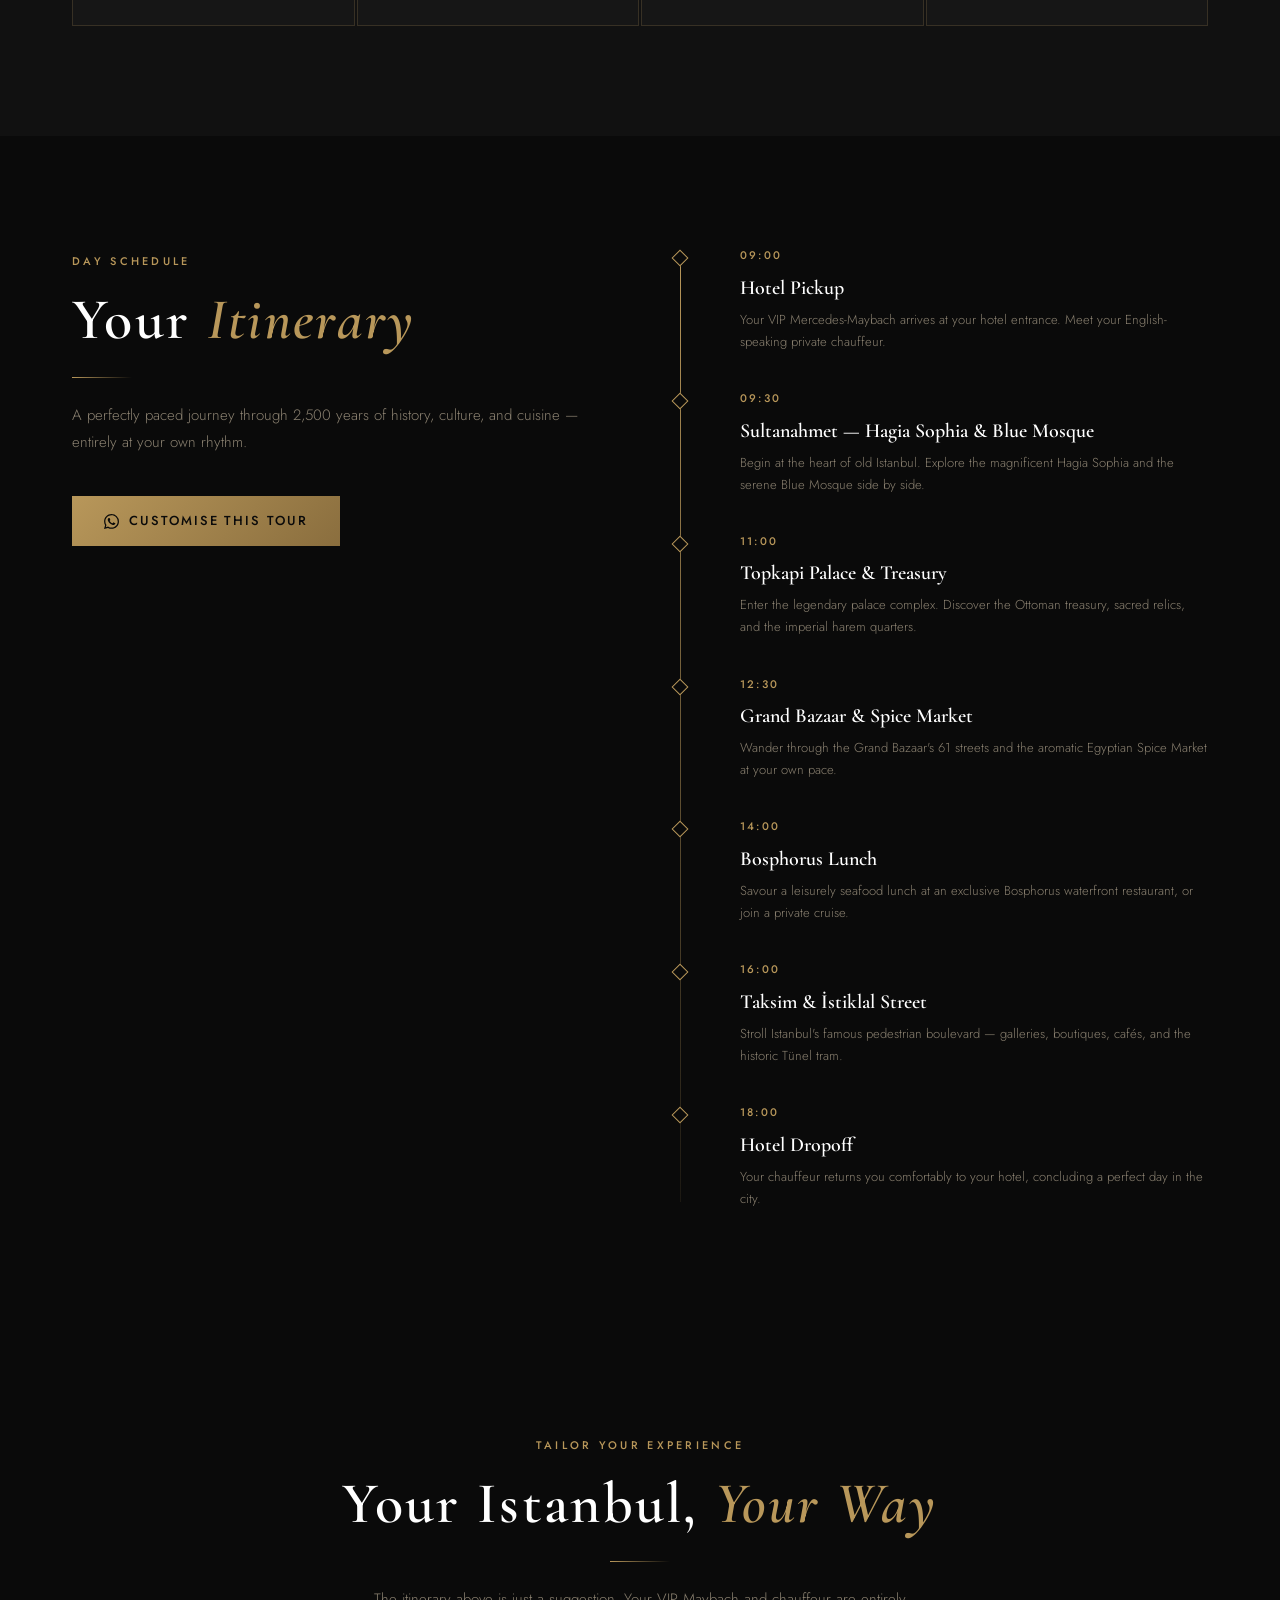
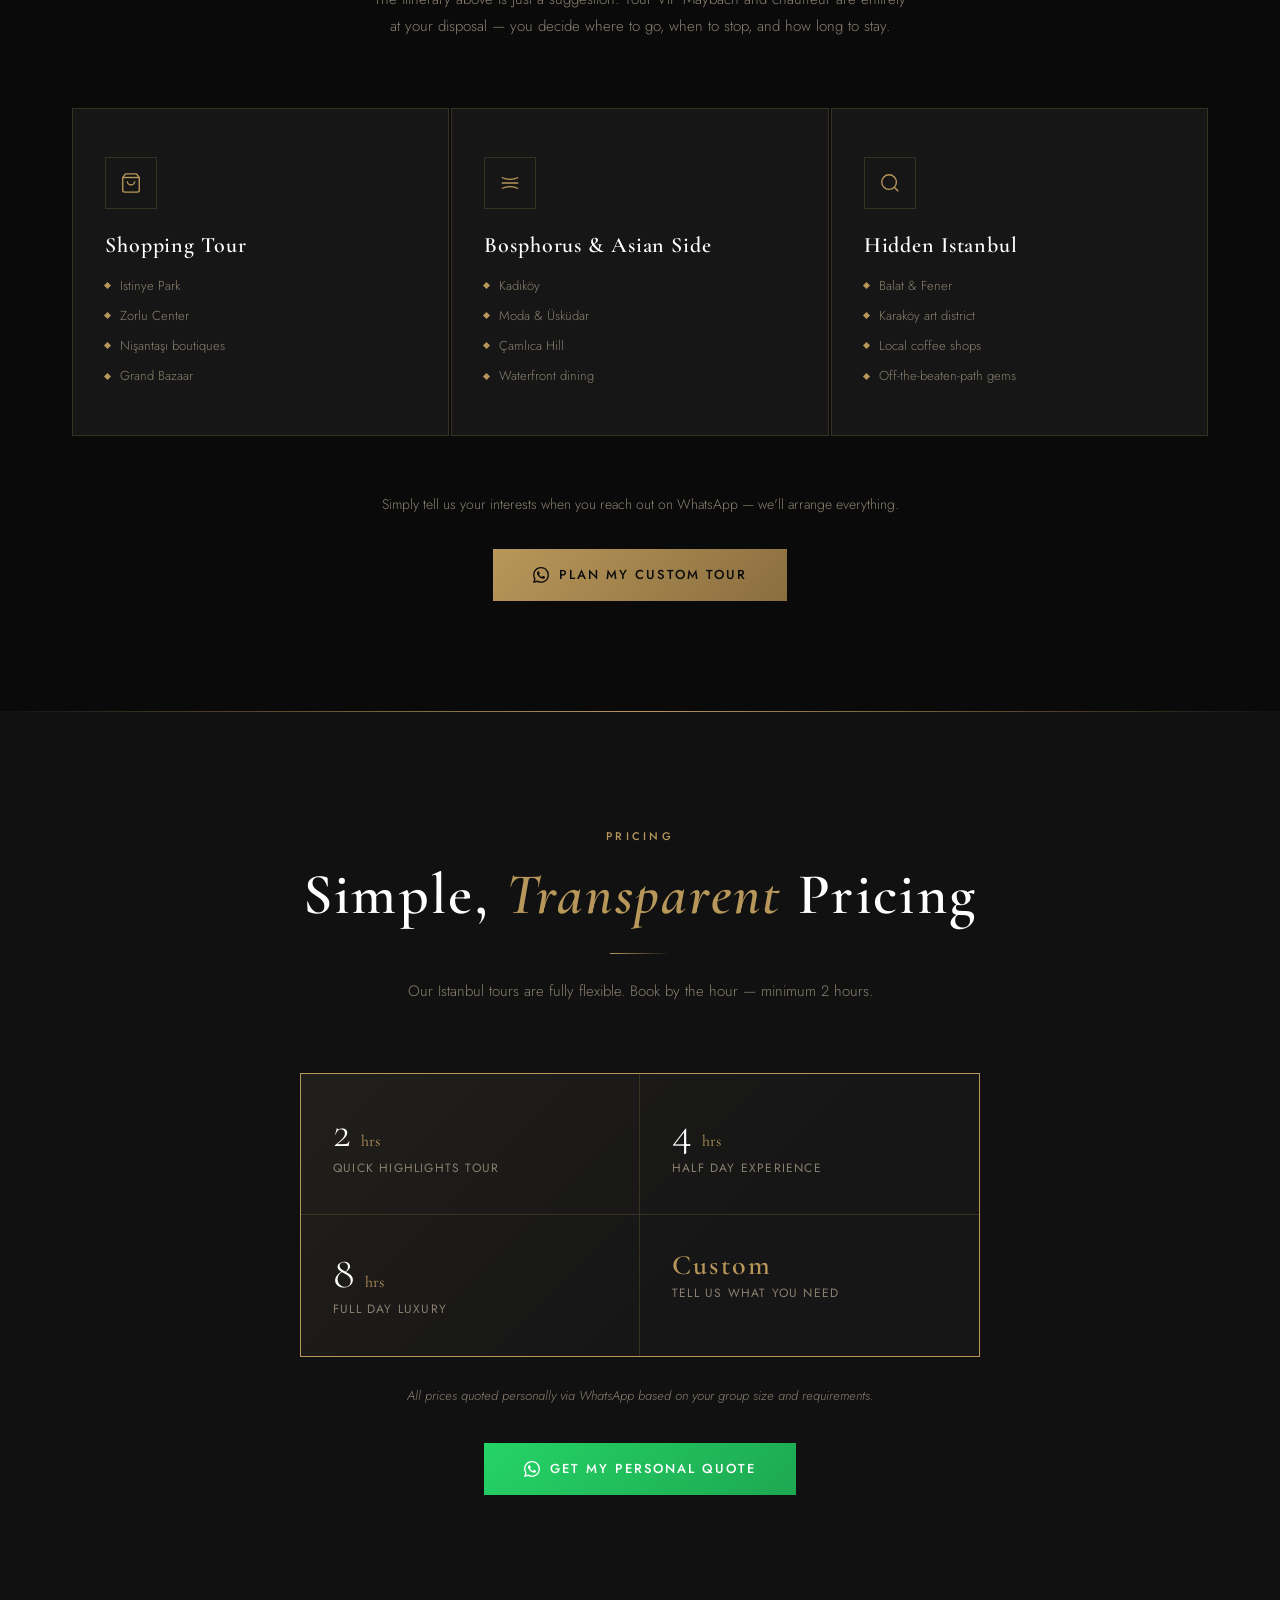
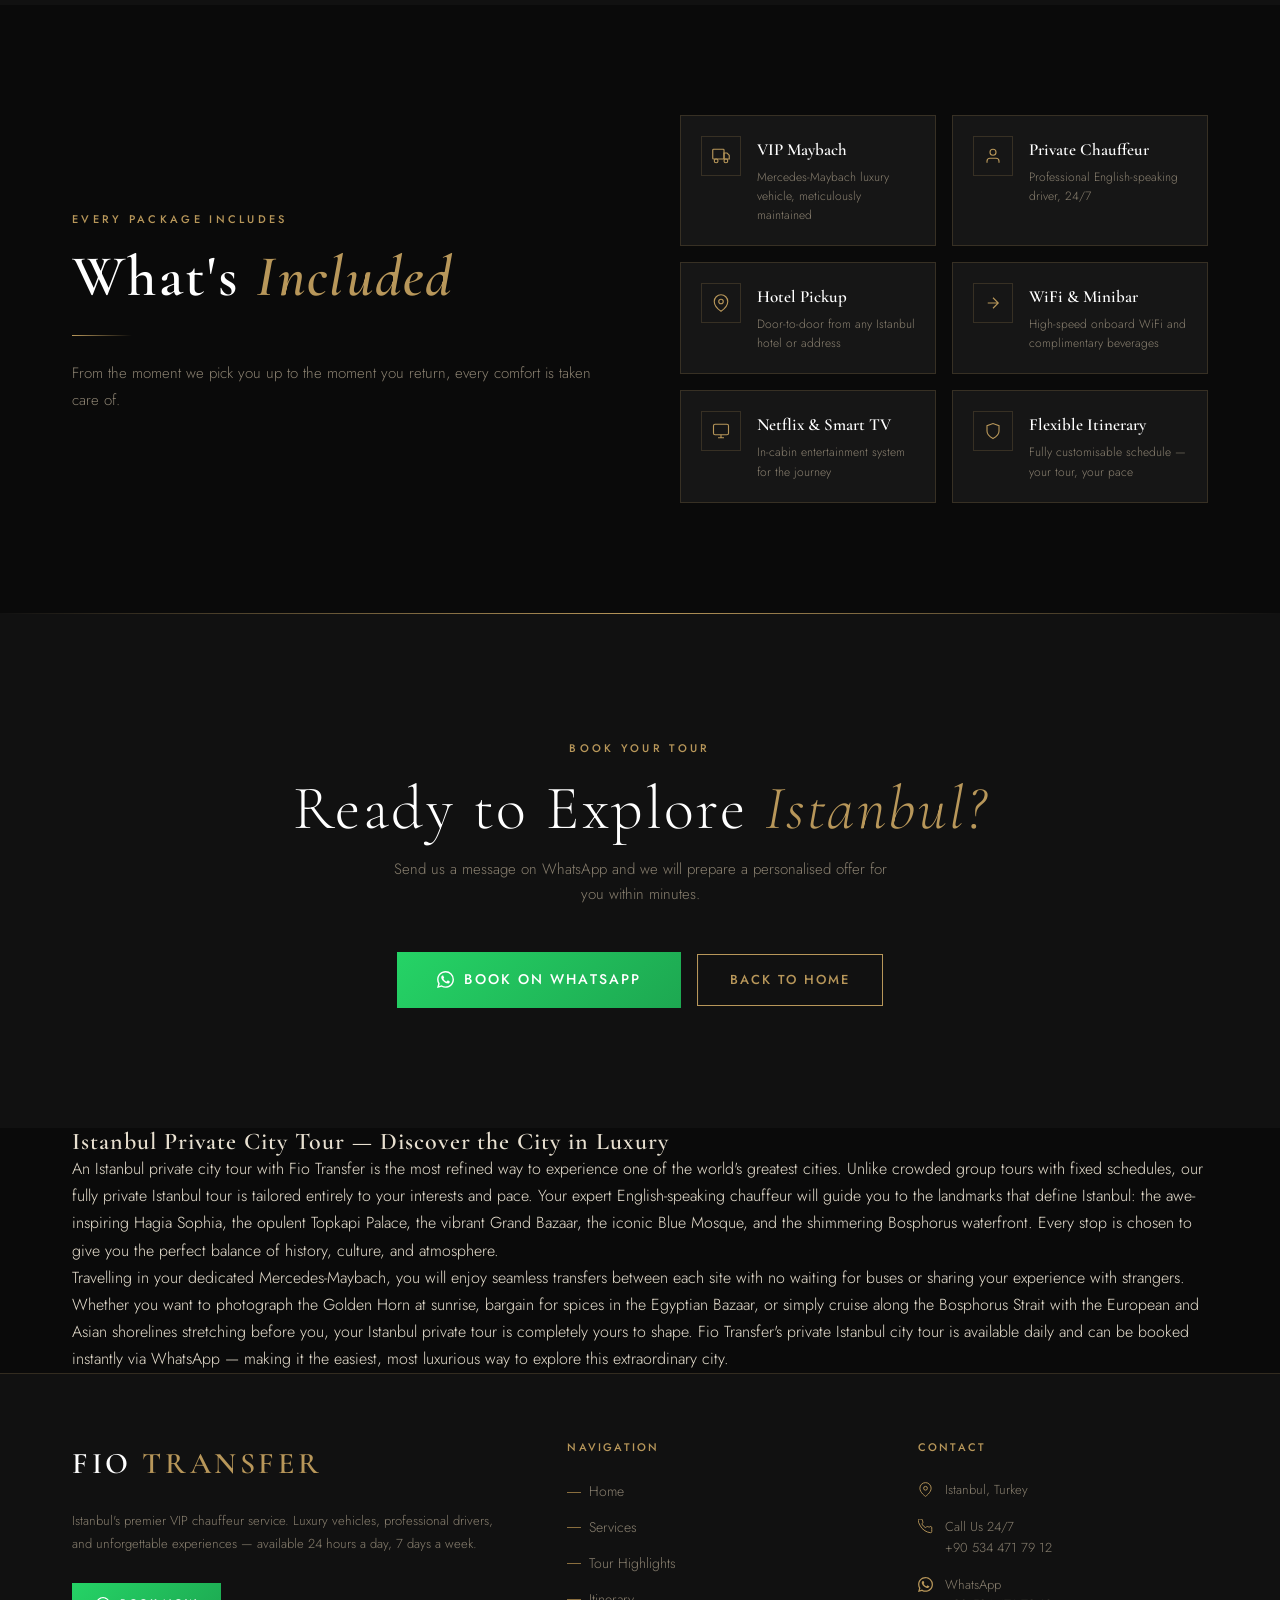
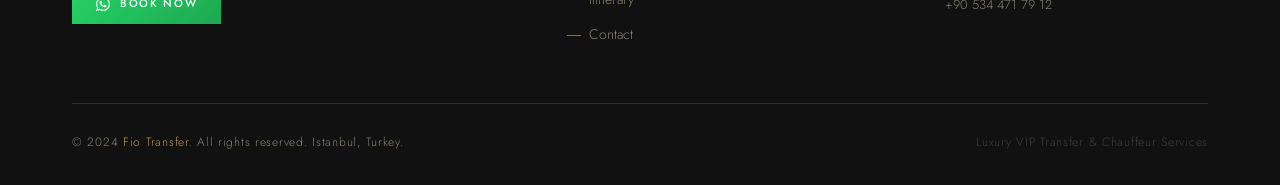
<file: istanbul-tour.html>
<!DOCTYPE html>
<html lang="en">
<head>
  <meta charset="UTF-8" />
  <meta name="viewport" content="width=device-width, initial-scale=1.0" />
  <title>Istanbul Private City Tour | VIP Mercedes Chauffeur | Fio Transfer</title>
  <meta name="description" content="Discover Istanbul in absolute luxury. Private city tours covering Hagia Sophia, Grand Bazaar, Bosphorus and more. Flexible itinerary, VIP Maybach vehicle." />
  <meta name="keywords" content="istanbul private city tour, istanbul private tour, istanbul vip tour, istanbul guided tour private" />
  <meta name="robots" content="index, follow" />
  <meta property="og:title" content="Istanbul Private City Tour | VIP Mercedes Chauffeur | Fio Transfer" />
  <meta property="og:description" content="Discover Istanbul in absolute luxury. Private city tours covering Hagia Sophia, Grand Bazaar, Bosphorus and more. Flexible itinerary, VIP Maybach vehicle." />
  <meta property="og:type" content="website" />
  <meta property="og:site_name" content="Fio Transfer" />
  <link rel="preconnect" href="https://fonts.googleapis.com" />
  <link rel="preconnect" href="https://fonts.gstatic.com" crossorigin />
  <link href="https://fonts.googleapis.com/css2?family=Cormorant+Garamond:ital,wght@0,300;0,400;0,600;0,700;1,300;1,400&family=Jost:wght@300;400;500;600&display=swap" rel="stylesheet" />
  <link rel="stylesheet" href="style.css" />

  <!-- Schema Markup -->
  <script type="application/ld+json">
  {
    "@context": "https://schema.org",
    "@type": "Service",
    "serviceType": "TransportationService",
    "name": "Istanbul Private City Tour",
    "description": "Luxury private city tour of Istanbul covering Hagia Sophia, Grand Bazaar, Bosphorus and more, in a VIP Mercedes-Maybach with a professional English-speaking chauffeur.",
    "provider": {
      "@type": "LocalBusiness",
      "name": "Fio Transfer",
      "url": "https://www.fiotransfer.com",
      "telephone": "+905344717912"
    },
    "areaServed": {
      "@type": "City",
      "name": "Istanbul"
    },
    "url": "https://www.fiotransfer.com/istanbul-tour.html"
  }
  </script>
</head>
<body>

  <nav id="navbar">
    <div class="container">
      <div class="nav-inner">
        <a href="index.html" class="nav-logo">Fio <span>Transfer</span></a>
        <ul class="nav-menu">
          <li><a href="index.html">Home</a></li>
          <li><a href="index.html#services">Services</a></li>
          <li><a href="#itinerary">Itinerary</a></li>
          <li><a href="about.html">About</a></li>
          <li><a href="index.html#contact">Contact</a></li>
        </ul>
        <div class="nav-cta">
          <a href="https://wa.me/905344717912" class="btn btn-whatsapp" target="_blank" rel="noopener" style="padding:10px 20px; font-size:11px;">
            <svg width="14" height="14" viewBox="0 0 24 24" fill="currentColor"><path d="M17.472 14.382c-.297-.149-1.758-.867-2.03-.967-.273-.099-.471-.148-.67.15-.197.297-.767.966-.94 1.164-.173.199-.347.223-.644.075-.297-.15-1.255-.463-2.39-1.475-.883-.788-1.48-1.761-1.653-2.059-.173-.297-.018-.458.13-.606.134-.133.298-.347.446-.52.149-.174.198-.298.298-.497.099-.198.05-.371-.025-.52-.075-.149-.669-1.612-.916-2.207-.242-.579-.487-.5-.669-.51-.173-.008-.371-.01-.57-.01-.198 0-.52.074-.792.372-.272.297-1.04 1.016-1.04 2.479 0 1.462 1.065 2.875 1.213 3.074.149.198 2.096 3.2 5.077 4.487.709.306 1.262.489 1.694.625.712.227 1.36.195 1.871.118.571-.085 1.758-.719 2.006-1.413.248-.694.248-1.289.173-1.413-.074-.124-.272-.198-.57-.347m-5.421 7.403h-.004a9.87 9.87 0 01-5.031-1.378l-.361-.214-3.741.982.998-3.648-.235-.374a9.86 9.86 0 01-1.51-5.26c.001-5.45 4.436-9.884 9.888-9.884 2.64 0 5.122 1.03 6.988 2.898a9.825 9.825 0 012.893 6.994c-.003 5.45-4.437 9.884-9.885 9.884m8.413-18.297A11.815 11.815 0 0012.05 0C5.495 0 .16 5.335.157 11.892c0 2.096.547 4.142 1.588 5.945L.057 24l6.305-1.654a11.882 11.882 0 005.683 1.448h.005c6.554 0 11.89-5.335 11.893-11.893a11.821 11.821 0 00-3.48-8.413z"/></svg>
            WhatsApp
          </a>
        </div>
        <div class="hamburger" aria-label="Open menu" onclick="this.closest('#navbar').classList.toggle('menu-open')"><span></span><span></span><span></span></div>
      </div>
    </div>
    <div class="mobile-dropdown">
      <a href="index.html">Home</a>
      <a href="index.html#services">Services</a>
      <a href="#itinerary">Itinerary</a>
      <a href="about.html">About</a>
      <a href="index.html#contact">Contact</a>
    </div>
  </nav>

  <!-- HERO -->
  <section id="home">
    <div id="hero">
      <div class="hero-bg" style="background-image: url('https://images.unsplash.com/photo-1524231757912-21f4fe3a7200?auto=format&fit=crop&w=1920&q=80');"></div>
      <div class="hero-overlay"></div>
      <div class="hero-content">
        <div class="hero-badge">Private City Tour</div>
        <h1 class="hero-title">
          Istanbul
          <strong>Private City Tour</strong>
        </h1>
        <div class="hero-divider"></div>
        <p class="hero-sub">Where East meets West — experience it all in absolute luxury.</p>
        <div class="hero-actions">
          <a href="https://wa.me/905344717912" class="btn btn-whatsapp" target="_blank" rel="noopener">
            <svg width="16" height="16" viewBox="0 0 24 24" fill="currentColor"><path d="M17.472 14.382c-.297-.149-1.758-.867-2.03-.967-.273-.099-.471-.148-.67.15-.197.297-.767.966-.94 1.164-.173.199-.347.223-.644.075-.297-.15-1.255-.463-2.39-1.475-.883-.788-1.48-1.761-1.653-2.059-.173-.297-.018-.458.13-.606.134-.133.298-.347.446-.52.149-.174.198-.298.298-.497.099-.198.05-.371-.025-.52-.075-.149-.669-1.612-.916-2.207-.242-.579-.487-.5-.669-.51-.173-.008-.371-.01-.57-.01-.198 0-.52.074-.792.372-.272.297-1.04 1.016-1.04 2.479 0 1.462 1.065 2.875 1.213 3.074.149.198 2.096 3.2 5.077 4.487.709.306 1.262.489 1.694.625.712.227 1.36.195 1.871.118.571-.085 1.758-.719 2.006-1.413.248-.694.248-1.289.173-1.413-.074-.124-.272-.198-.57-.347m-5.421 7.403h-.004a9.87 9.87 0 01-5.031-1.378l-.361-.214-3.741.982.998-3.648-.235-.374a9.86 9.86 0 01-1.51-5.26c.001-5.45 4.436-9.884 9.888-9.884 2.64 0 5.122 1.03 6.988 2.898a9.825 9.825 0 012.893 6.994c-.003 5.45-4.437 9.884-9.885 9.884m8.413-18.297A11.815 11.815 0 0012.05 0C5.495 0 .16 5.335.157 11.892c0 2.096.547 4.142 1.588 5.945L.057 24l6.305-1.654a11.882 11.882 0 005.683 1.448h.005c6.554 0 11.89-5.335 11.893-11.893a11.821 11.821 0 00-3.48-8.413z"/></svg>
            Book via WhatsApp
          </a>
          <a href="#highlights" class="btn btn-outline">Explore Tour</a>
        </div>
      </div>
      <div class="hero-scroll"><div class="scroll-line"></div><span>Scroll</span></div>
    </div>
  </section>

  <!-- HIGHLIGHTS -->
  <section id="highlights">
    <div class="container">
      <div class="highlights-header reveal">
        <span class="section-label">What Awaits You</span>
        <h2 class="section-title">Tour <span>Highlights</span></h2>
        <div class="gold-line" style="margin:24px auto;"></div>
        <p class="section-sub" style="margin:0 auto;">Istanbul's greatest landmarks, ancient markets, and waterways — curated into one extraordinary private day.</p>
      </div>
      <div class="highlights-grid">
        <div class="highlight-card reveal reveal-delay-1">
          <div class="highlight-icon"><svg width="22" height="22" viewBox="0 0 24 24" fill="none" stroke="currentColor" stroke-width="1.5"><path d="M3 9l9-7 9 7v11a2 2 0 01-2 2H5a2 2 0 01-2-2z"/><polyline points="9 22 9 12 15 12 15 22"/></svg></div>
          <h3 class="highlight-title">Hagia Sophia &amp; Blue Mosque</h3>
          <p class="highlight-desc">Stand inside one of humanity's greatest buildings — the 1,500-year-old Hagia Sophia — then cross to the iconic six-minareted Blue Mosque.</p>
        </div>
        <div class="highlight-card reveal reveal-delay-2">
          <div class="highlight-icon"><svg width="22" height="22" viewBox="0 0 24 24" fill="none" stroke="currentColor" stroke-width="1.5"><rect x="3" y="11" width="18" height="11" rx="2"/><path d="M7 11V7a5 5 0 0110 0v4"/></svg></div>
          <h3 class="highlight-title">Topkapi Palace</h3>
          <p class="highlight-desc">600 years of Ottoman imperial history. Explore the legendary treasury, sacred relics, and the harem of the sultans with your private guide.</p>
        </div>
        <div class="highlight-card reveal reveal-delay-3">
          <div class="highlight-icon"><svg width="22" height="22" viewBox="0 0 24 24" fill="none" stroke="currentColor" stroke-width="1.5"><path d="M4 6h16M4 10h16M4 14h16M4 18h16"/></svg></div>
          <h3 class="highlight-title">Grand Bazaar</h3>
          <p class="highlight-desc">Lose yourself in 4,000 shops across 61 covered streets. One of the world's oldest and largest covered markets, alive with colour and culture.</p>
        </div>
        <div class="highlight-card reveal reveal-delay-4">
          <div class="highlight-icon"><svg width="22" height="22" viewBox="0 0 24 24" fill="none" stroke="currentColor" stroke-width="1.5"><path d="M3 12h18M3 6c0 0 4 2 9 2s9-2 9-2M3 18c0 0 4-2 9-2s9 2 9 2"/></svg></div>
          <h3 class="highlight-title">Bosphorus Experience</h3>
          <p class="highlight-desc">The mythical strait dividing two continents. Dine at a waterfront restaurant or join a private Bosphorus cruise for unforgettable views.</p>
        </div>
      </div>
    </div>
  </section>

  <!-- ITINERARY -->
  <section id="itinerary">
    <div class="container">
      <div class="itinerary-wrapper">
        <div class="itinerary-intro reveal">
          <span class="section-label">Day Schedule</span>
          <h2 class="section-title">Your <span>Itinerary</span></h2>
          <div class="gold-line"></div>
          <p class="section-sub">A perfectly paced journey through 2,500 years of history, culture, and cuisine — entirely at your own rhythm.</p>
          <div style="margin-top:40px;">
            <a href="https://wa.me/905344717912" class="btn btn-gold" target="_blank" rel="noopener">
              <svg width="15" height="15" viewBox="0 0 24 24" fill="currentColor"><path d="M17.472 14.382c-.297-.149-1.758-.867-2.03-.967-.273-.099-.471-.148-.67.15-.197.297-.767.966-.94 1.164-.173.199-.347.223-.644.075-.297-.15-1.255-.463-2.39-1.475-.883-.788-1.48-1.761-1.653-2.059-.173-.297-.018-.458.13-.606.134-.133.298-.347.446-.52.149-.174.198-.298.298-.497.099-.198.05-.371-.025-.52-.075-.149-.669-1.612-.916-2.207-.242-.579-.487-.5-.669-.51-.173-.008-.371-.01-.57-.01-.198 0-.52.074-.792.372-.272.297-1.04 1.016-1.04 2.479 0 1.462 1.065 2.875 1.213 3.074.149.198 2.096 3.2 5.077 4.487.709.306 1.262.489 1.694.625.712.227 1.36.195 1.871.118.571-.085 1.758-.719 2.006-1.413.248-.694.248-1.289.173-1.413-.074-.124-.272-.198-.57-.347m-5.421 7.403h-.004a9.87 9.87 0 01-5.031-1.378l-.361-.214-3.741.982.998-3.648-.235-.374a9.86 9.86 0 01-1.51-5.26c.001-5.45 4.436-9.884 9.888-9.884 2.64 0 5.122 1.03 6.988 2.898a9.825 9.825 0 012.893 6.994c-.003 5.45-4.437 9.884-9.885 9.884m8.413-18.297A11.815 11.815 0 0012.05 0C5.495 0 .16 5.335.157 11.892c0 2.096.547 4.142 1.588 5.945L.057 24l6.305-1.654a11.882 11.882 0 005.683 1.448h.005c6.554 0 11.89-5.335 11.893-11.893a11.821 11.821 0 00-3.48-8.413z"/></svg>
              Customise This Tour
            </a>
          </div>
        </div>
        <div class="reveal reveal-delay-2">
          <div class="timeline">
            <div class="timeline-item">
              <div class="timeline-dot"></div>
              <div class="timeline-time">09:00</div>
              <div class="timeline-event">Hotel Pickup</div>
              <div class="timeline-detail">Your VIP Mercedes-Maybach arrives at your hotel entrance. Meet your English-speaking private chauffeur.</div>
            </div>
            <div class="timeline-item">
              <div class="timeline-dot"></div>
              <div class="timeline-time">09:30</div>
              <div class="timeline-event">Sultanahmet — Hagia Sophia &amp; Blue Mosque</div>
              <div class="timeline-detail">Begin at the heart of old Istanbul. Explore the magnificent Hagia Sophia and the serene Blue Mosque side by side.</div>
            </div>
            <div class="timeline-item">
              <div class="timeline-dot"></div>
              <div class="timeline-time">11:00</div>
              <div class="timeline-event">Topkapi Palace &amp; Treasury</div>
              <div class="timeline-detail">Enter the legendary palace complex. Discover the Ottoman treasury, sacred relics, and the imperial harem quarters.</div>
            </div>
            <div class="timeline-item">
              <div class="timeline-dot"></div>
              <div class="timeline-time">12:30</div>
              <div class="timeline-event">Grand Bazaar &amp; Spice Market</div>
              <div class="timeline-detail">Wander through the Grand Bazaar's 61 streets and the aromatic Egyptian Spice Market at your own pace.</div>
            </div>
            <div class="timeline-item">
              <div class="timeline-dot"></div>
              <div class="timeline-time">14:00</div>
              <div class="timeline-event">Bosphorus Lunch</div>
              <div class="timeline-detail">Savour a leisurely seafood lunch at an exclusive Bosphorus waterfront restaurant, or join a private cruise.</div>
            </div>
            <div class="timeline-item">
              <div class="timeline-dot"></div>
              <div class="timeline-time">16:00</div>
              <div class="timeline-event">Taksim &amp; İstiklal Street</div>
              <div class="timeline-detail">Stroll Istanbul's famous pedestrian boulevard — galleries, boutiques, cafés, and the historic Tünel tram.</div>
            </div>
            <div class="timeline-item">
              <div class="timeline-dot"></div>
              <div class="timeline-time">18:00</div>
              <div class="timeline-event">Hotel Dropoff</div>
              <div class="timeline-detail">Your chauffeur returns you comfortably to your hotel, concluding a perfect day in the city.</div>
            </div>
          </div>
        </div>
      </div>
    </div>
  </section>

  <!-- YOUR ISTANBUL YOUR WAY -->
  <section id="custom-tour">
    <div class="container">
      <div class="custom-tour-header reveal">
        <span class="section-label">Tailor Your Experience</span>
        <h2 class="section-title">Your Istanbul, <span>Your Way</span></h2>
        <div class="gold-line" style="margin:24px auto;"></div>
        <p class="section-sub" style="margin:0 auto;">The itinerary above is just a suggestion. Your VIP Maybach and chauffeur are entirely at your disposal — you decide where to go, when to stop, and how long to stay.</p>
      </div>
      <div class="custom-cards">
        <div class="custom-card reveal reveal-delay-1">
          <div class="custom-card-icon">
            <svg width="22" height="22" viewBox="0 0 24 24" fill="none" stroke="currentColor" stroke-width="1.5"><path d="M6 2L3 6v14a2 2 0 002 2h14a2 2 0 002-2V6l-3-4z"/><line x1="3" y1="6" x2="21" y2="6"/><path d="M16 10a4 4 0 01-8 0"/></svg>
          </div>
          <h3 class="custom-card-title">Shopping Tour</h3>
          <ul class="custom-card-list">
            <li>Istinye Park</li>
            <li>Zorlu Center</li>
            <li>Nişantaşı boutiques</li>
            <li>Grand Bazaar</li>
          </ul>
        </div>
        <div class="custom-card reveal reveal-delay-2">
          <div class="custom-card-icon">
            <svg width="22" height="22" viewBox="0 0 24 24" fill="none" stroke="currentColor" stroke-width="1.5"><path d="M3 12h18M3 6c0 0 4 2 9 2s9-2 9-2M3 18c0 0 4-2 9-2s9 2 9 2"/></svg>
          </div>
          <h3 class="custom-card-title">Bosphorus &amp; Asian Side</h3>
          <ul class="custom-card-list">
            <li>Kadıköy</li>
            <li>Moda &amp; Üsküdar</li>
            <li>Çamlıca Hill</li>
            <li>Waterfront dining</li>
          </ul>
        </div>
        <div class="custom-card reveal reveal-delay-3">
          <div class="custom-card-icon">
            <svg width="22" height="22" viewBox="0 0 24 24" fill="none" stroke="currentColor" stroke-width="1.5"><circle cx="11" cy="11" r="8"/><line x1="21" y1="21" x2="16.65" y2="16.65"/></svg>
          </div>
          <h3 class="custom-card-title">Hidden Istanbul</h3>
          <ul class="custom-card-list">
            <li>Balat &amp; Fener</li>
            <li>Karaköy art district</li>
            <li>Local coffee shops</li>
            <li>Off-the-beaten-path gems</li>
          </ul>
        </div>
      </div>
      <div class="custom-tour-footer reveal">
        <p class="custom-tour-note">Simply tell us your interests when you reach out on WhatsApp — we'll arrange everything.</p>
        <a href="https://wa.me/905344717912" class="btn btn-gold" target="_blank" rel="noopener" style="font-size:13px; padding:15px 40px;">
          <svg width="16" height="16" viewBox="0 0 24 24" fill="currentColor"><path d="M17.472 14.382c-.297-.149-1.758-.867-2.03-.967-.273-.099-.471-.148-.67.15-.197.297-.767.966-.94 1.164-.173.199-.347.223-.644.075-.297-.15-1.255-.463-2.39-1.475-.883-.788-1.48-1.761-1.653-2.059-.173-.297-.018-.458.13-.606.134-.133.298-.347.446-.52.149-.174.198-.298.298-.497.099-.198.05-.371-.025-.52-.075-.149-.669-1.612-.916-2.207-.242-.579-.487-.5-.669-.51-.173-.008-.371-.01-.57-.01-.198 0-.52.074-.792.372-.272.297-1.04 1.016-1.04 2.479 0 1.462 1.065 2.875 1.213 3.074.149.198 2.096 3.2 5.077 4.487.709.306 1.262.489 1.694.625.712.227 1.36.195 1.871.118.571-.085 1.758-.719 2.006-1.413.248-.694.248-1.289.173-1.413-.074-.124-.272-.198-.57-.347m-5.421 7.403h-.004a9.87 9.87 0 01-5.031-1.378l-.361-.214-3.741.982.998-3.648-.235-.374a9.86 9.86 0 01-1.51-5.26c.001-5.45 4.436-9.884 9.888-9.884 2.64 0 5.122 1.03 6.988 2.898a9.825 9.825 0 012.893 6.994c-.003 5.45-4.437 9.884-9.885 9.884m8.413-18.297A11.815 11.815 0 0012.05 0C5.495 0 .16 5.335.157 11.892c0 2.096.547 4.142 1.588 5.945L.057 24l6.305-1.654a11.882 11.882 0 005.683 1.448h.005c6.554 0 11.89-5.335 11.893-11.893a11.821 11.821 0 00-3.48-8.413z"/></svg>
          Plan My Custom Tour
        </a>
      </div>
    </div>
  </section>

  <!-- PRICING -->
  <section id="pricing">
    <div class="container">
      <div class="pricing-header reveal">
        <span class="section-label">Pricing</span>
        <h2 class="section-title">Simple, <span>Transparent</span> Pricing</h2>
        <div class="gold-line" style="margin:24px auto;"></div>
        <p class="section-sub" style="margin:0 auto;">Our Istanbul tours are fully flexible. Book by the hour — minimum 2 hours.</p>
      </div>
      <div class="flex-pricing-card reveal">
        <div class="flex-pricing-tiers">
          <div class="flex-tier">
            <div class="flex-tier-duration">2 <span>hrs</span></div>
            <div class="flex-tier-label">Quick highlights tour</div>
          </div>
          <div class="flex-tier">
            <div class="flex-tier-duration">4 <span>hrs</span></div>
            <div class="flex-tier-label">Half day experience</div>
          </div>
          <div class="flex-tier">
            <div class="flex-tier-duration">8 <span>hrs</span></div>
            <div class="flex-tier-label">Full day luxury</div>
          </div>
          <div class="flex-tier custom">
            <div class="flex-tier-duration">Custom</div>
            <div class="flex-tier-label">Tell us what you need</div>
          </div>
        </div>
      </div>
      <p class="pricing-note reveal">All prices quoted personally via WhatsApp based on your group size and requirements.</p>
      <div class="pricing-cta reveal">
        <a href="https://wa.me/905344717912" class="btn btn-whatsapp" target="_blank" rel="noopener" style="font-size:13px; padding:15px 40px;">
          <svg width="16" height="16" viewBox="0 0 24 24" fill="currentColor"><path d="M17.472 14.382c-.297-.149-1.758-.867-2.03-.967-.273-.099-.471-.148-.67.15-.197.297-.767.966-.94 1.164-.173.199-.347.223-.644.075-.297-.15-1.255-.463-2.39-1.475-.883-.788-1.48-1.761-1.653-2.059-.173-.297-.018-.458.13-.606.134-.133.298-.347.446-.52.149-.174.198-.298.298-.497.099-.198.05-.371-.025-.52-.075-.149-.669-1.612-.916-2.207-.242-.579-.487-.5-.669-.51-.173-.008-.371-.01-.57-.01-.198 0-.52.074-.792.372-.272.297-1.04 1.016-1.04 2.479 0 1.462 1.065 2.875 1.213 3.074.149.198 2.096 3.2 5.077 4.487.709.306 1.262.489 1.694.625.712.227 1.36.195 1.871.118.571-.085 1.758-.719 2.006-1.413.248-.694.248-1.289.173-1.413-.074-.124-.272-.198-.57-.347m-5.421 7.403h-.004a9.87 9.87 0 01-5.031-1.378l-.361-.214-3.741.982.998-3.648-.235-.374a9.86 9.86 0 01-1.51-5.26c.001-5.45 4.436-9.884 9.888-9.884 2.64 0 5.122 1.03 6.988 2.898a9.825 9.825 0 012.893 6.994c-.003 5.45-4.437 9.884-9.885 9.884m8.413-18.297A11.815 11.815 0 0012.05 0C5.495 0 .16 5.335.157 11.892c0 2.096.547 4.142 1.588 5.945L.057 24l6.305-1.654a11.882 11.882 0 005.683 1.448h.005c6.554 0 11.89-5.335 11.893-11.893a11.821 11.821 0 00-3.48-8.413z"/></svg>
          Get My Personal Quote
        </a>
      </div>
    </div>
  </section>

  <!-- INCLUDES -->
  <section id="includes">
    <div class="container">
      <div class="includes-wrapper">
        <div class="reveal">
          <span class="section-label">Every Package Includes</span>
          <h2 class="section-title">What's <span>Included</span></h2>
          <div class="gold-line"></div>
          <p class="section-sub">From the moment we pick you up to the moment you return, every comfort is taken care of.</p>
        </div>
        <div class="includes-grid reveal reveal-delay-2">
          <div class="include-item"><div class="include-icon"><svg width="18" height="18" viewBox="0 0 24 24" fill="none" stroke="currentColor" stroke-width="1.5"><rect x="1" y="3" width="15" height="13" rx="1"/><path d="M16 8h4l3 3v5h-7V8z"/><circle cx="5.5" cy="18.5" r="2.5"/><circle cx="18.5" cy="18.5" r="2.5"/></svg></div><div class="include-text"><div class="title">VIP Maybach</div><div class="desc">Mercedes-Maybach luxury vehicle, meticulously maintained</div></div></div>
          <div class="include-item"><div class="include-icon"><svg width="18" height="18" viewBox="0 0 24 24" fill="none" stroke="currentColor" stroke-width="1.5"><path d="M20 21v-2a4 4 0 00-4-4H8a4 4 0 00-4 4v2"/><circle cx="12" cy="7" r="4"/></svg></div><div class="include-text"><div class="title">Private Chauffeur</div><div class="desc">Professional English-speaking driver, 24/7</div></div></div>
          <div class="include-item"><div class="include-icon"><svg width="18" height="18" viewBox="0 0 24 24" fill="none" stroke="currentColor" stroke-width="1.5"><path d="M21 10c0 7-9 13-9 13S3 17 3 10a9 9 0 0118 0z"/><circle cx="12" cy="10" r="3"/></svg></div><div class="include-text"><div class="title">Hotel Pickup</div><div class="desc">Door-to-door from any Istanbul hotel or address</div></div></div>
          <div class="include-item"><div class="include-icon"><svg width="18" height="18" viewBox="0 0 24 24" fill="none" stroke="currentColor" stroke-width="1.5"><path d="M5 12h14M12 5l7 7-7 7"/></svg></div><div class="include-text"><div class="title">WiFi &amp; Minibar</div><div class="desc">High-speed onboard WiFi and complimentary beverages</div></div></div>
          <div class="include-item"><div class="include-icon"><svg width="18" height="18" viewBox="0 0 24 24" fill="none" stroke="currentColor" stroke-width="1.5"><rect x="2" y="3" width="20" height="14" rx="2"/><path d="M8 21h8M12 17v4"/></svg></div><div class="include-text"><div class="title">Netflix &amp; Smart TV</div><div class="desc">In-cabin entertainment system for the journey</div></div></div>
          <div class="include-item"><div class="include-icon"><svg width="18" height="18" viewBox="0 0 24 24" fill="none" stroke="currentColor" stroke-width="1.5"><path d="M12 22s8-4 8-10V5l-8-3-8 3v7c0 6 8 10 8 10z"/></svg></div><div class="include-text"><div class="title">Flexible Itinerary</div><div class="desc">Fully customisable schedule — your tour, your pace</div></div></div>
        </div>
      </div>
    </div>
  </section>

  <!-- CTA -->
  <section id="tour-cta">
    <div class="container">
      <div class="reveal">
        <span class="section-label">Book Your Tour</span>
        <h2 class="cta-title">Ready to Explore <span>Istanbul?</span></h2>
        <p class="cta-sub">Send us a message on WhatsApp and we will prepare a personalised offer for you within minutes.</p>
        <div class="cta-actions">
          <a href="https://wa.me/905344717912" class="btn btn-whatsapp" target="_blank" rel="noopener" style="font-size:14px; padding:16px 40px;">
            <svg width="17" height="17" viewBox="0 0 24 24" fill="currentColor"><path d="M17.472 14.382c-.297-.149-1.758-.867-2.03-.967-.273-.099-.471-.148-.67.15-.197.297-.767.966-.94 1.164-.173.199-.347.223-.644.075-.297-.15-1.255-.463-2.39-1.475-.883-.788-1.48-1.761-1.653-2.059-.173-.297-.018-.458.13-.606.134-.133.298-.347.446-.52.149-.174.198-.298.298-.497.099-.198.05-.371-.025-.52-.075-.149-.669-1.612-.916-2.207-.242-.579-.487-.5-.669-.51-.173-.008-.371-.01-.57-.01-.198 0-.52.074-.792.372-.272.297-1.04 1.016-1.04 2.479 0 1.462 1.065 2.875 1.213 3.074.149.198 2.096 3.2 5.077 4.487.709.306 1.262.489 1.694.625.712.227 1.36.195 1.871.118.571-.085 1.758-.719 2.006-1.413.248-.694.248-1.289.173-1.413-.074-.124-.272-.198-.57-.347m-5.421 7.403h-.004a9.87 9.87 0 01-5.031-1.378l-.361-.214-3.741.982.998-3.648-.235-.374a9.86 9.86 0 01-1.51-5.26c.001-5.45 4.436-9.884 9.888-9.884 2.64 0 5.122 1.03 6.988 2.898a9.825 9.825 0 012.893 6.994c-.003 5.45-4.437 9.884-9.885 9.884m8.413-18.297A11.815 11.815 0 0012.05 0C5.495 0 .16 5.335.157 11.892c0 2.096.547 4.142 1.588 5.945L.057 24l6.305-1.654a11.882 11.882 0 005.683 1.448h.005c6.554 0 11.89-5.335 11.893-11.893a11.821 11.821 0 00-3.48-8.413z"/></svg>
            Book on WhatsApp
          </a>
          <a href="index.html" class="btn btn-outline">Back to Home</a>
        </div>
      </div>
    </div>
  </section>

  <!-- SEO CONTENT -->
  <section class="seo-content">
    <div class="container">
      <h2>Istanbul Private City Tour — Discover the City in Luxury</h2>
      <p>
        An Istanbul private city tour with Fio Transfer is the most refined way to experience one of the world's greatest cities. Unlike crowded group tours with fixed schedules, our fully private Istanbul tour is tailored entirely to your interests and pace. Your expert English-speaking chauffeur will guide you to the landmarks that define Istanbul: the awe-inspiring Hagia Sophia, the opulent Topkapi Palace, the vibrant Grand Bazaar, the iconic Blue Mosque, and the shimmering Bosphorus waterfront. Every stop is chosen to give you the perfect balance of history, culture, and atmosphere.
      </p>
      <p>
        Travelling in your dedicated Mercedes-Maybach, you will enjoy seamless transfers between each site with no waiting for buses or sharing your experience with strangers. Whether you want to photograph the Golden Horn at sunrise, bargain for spices in the Egyptian Bazaar, or simply cruise along the Bosphorus Strait with the European and Asian shorelines stretching before you, your Istanbul private tour is completely yours to shape. Fio Transfer's private Istanbul city tour is available daily and can be booked instantly via WhatsApp — making it the easiest, most luxurious way to explore this extraordinary city.
      </p>
    </div>
  </section>

  <!-- FOOTER -->
  <footer>
    <div class="container">
      <div class="footer-top">
        <div>
          <div class="footer-logo">Fio <span>Transfer</span></div>
          <p class="footer-tagline">Istanbul's premier VIP chauffeur service. Luxury vehicles, professional drivers, and unforgettable experiences — available 24 hours a day, 7 days a week.</p>
          <a href="https://wa.me/905344717912" class="btn btn-whatsapp" target="_blank" rel="noopener" style="font-size:11px; padding:11px 24px;">
            <svg width="14" height="14" viewBox="0 0 24 24" fill="currentColor"><path d="M17.472 14.382c-.297-.149-1.758-.867-2.03-.967-.273-.099-.471-.148-.67.15-.197.297-.767.966-.94 1.164-.173.199-.347.223-.644.075-.297-.15-1.255-.463-2.39-1.475-.883-.788-1.48-1.761-1.653-2.059-.173-.297-.018-.458.13-.606.134-.133.298-.347.446-.52.149-.174.198-.298.298-.497.099-.198.05-.371-.025-.52-.075-.149-.669-1.612-.916-2.207-.242-.579-.487-.5-.669-.51-.173-.008-.371-.01-.57-.01-.198 0-.52.074-.792.372-.272.297-1.04 1.016-1.04 2.479 0 1.462 1.065 2.875 1.213 3.074.149.198 2.096 3.2 5.077 4.487.709.306 1.262.489 1.694.625.712.227 1.36.195 1.871.118.571-.085 1.758-.719 2.006-1.413.248-.694.248-1.289.173-1.413-.074-.124-.272-.198-.57-.347m-5.421 7.403h-.004a9.87 9.87 0 01-5.031-1.378l-.361-.214-3.741.982.998-3.648-.235-.374a9.86 9.86 0 01-1.51-5.26c.001-5.45 4.436-9.884 9.888-9.884 2.64 0 5.122 1.03 6.988 2.898a9.825 9.825 0 012.893 6.994c-.003 5.45-4.437 9.884-9.885 9.884m8.413-18.297A11.815 11.815 0 0012.05 0C5.495 0 .16 5.335.157 11.892c0 2.096.547 4.142 1.588 5.945L.057 24l6.305-1.654a11.882 11.882 0 005.683 1.448h.005c6.554 0 11.89-5.335 11.893-11.893a11.821 11.821 0 00-3.48-8.413z"/></svg>
            Book Now
          </a>
        </div>
        <div>
          <p class="footer-heading">Navigation</p>
          <ul class="footer-links">
            <li><a href="index.html">Home</a></li>
            <li><a href="index.html#services">Services</a></li>
            <li><a href="#highlights">Tour Highlights</a></li>
            <li><a href="#itinerary">Itinerary</a></li>
            <li><a href="index.html#contact">Contact</a></li>
          </ul>
        </div>
        <div>
          <p class="footer-heading">Contact</p>
          <div class="footer-contact-item"><svg width="15" height="15" viewBox="0 0 24 24" fill="none" stroke="currentColor" stroke-width="1.5"><path d="M21 10c0 7-9 13-9 13s-9-6-9-13a9 9 0 0118 0z"/><circle cx="12" cy="10" r="3"/></svg><span>Istanbul, Turkey</span></div>
          <div class="footer-contact-item"><svg width="15" height="15" viewBox="0 0 24 24" fill="none" stroke="currentColor" stroke-width="1.5"><path d="M22 16.92v3a2 2 0 01-2.18 2 19.79 19.79 0 01-8.63-3.07A19.5 19.5 0 013.07 9.81 19.79 19.79 0 01.01 1.18 2 2 0 012 0h3a2 2 0 012 1.72 12.84 12.84 0 00.7 2.81 2 2 0 01-.45 2.11L6.09 7.91a16 16 0 006 6l1.27-1.27a2 2 0 012.11-.45 12.84 12.84 0 002.81.7A2 2 0 0122 14z"/></svg><span>Call Us 24/7<br/>+90 534 471 79 12</span></div>
          <div class="footer-contact-item"><svg width="15" height="15" viewBox="0 0 24 24" fill="currentColor"><path d="M17.472 14.382c-.297-.149-1.758-.867-2.03-.967-.273-.099-.471-.148-.67.15-.197.297-.767.966-.94 1.164-.173.199-.347.223-.644.075-.297-.15-1.255-.463-2.39-1.475-.883-.788-1.48-1.761-1.653-2.059-.173-.297-.018-.458.13-.606.134-.133.298-.347.446-.52.149-.174.198-.298.298-.497.099-.198.05-.371-.025-.52-.075-.149-.669-1.612-.916-2.207-.242-.579-.487-.5-.669-.51-.173-.008-.371-.01-.57-.01-.198 0-.52.074-.792.372-.272.297-1.04 1.016-1.04 2.479 0 1.462 1.065 2.875 1.213 3.074.149.198 2.096 3.2 5.077 4.487.709.306 1.262.489 1.694.625.712.227 1.36.195 1.871.118.571-.085 1.758-.719 2.006-1.413.248-.694.248-1.289.173-1.413-.074-.124-.272-.198-.57-.347m-5.421 7.403h-.004a9.87 9.87 0 01-5.031-1.378l-.361-.214-3.741.982.998-3.648-.235-.374a9.86 9.86 0 01-1.51-5.26c.001-5.45 4.436-9.884 9.888-9.884 2.64 0 5.122 1.03 6.988 2.898a9.825 9.825 0 012.893 6.994c-.003 5.45-4.437 9.884-9.885 9.884m8.413-18.297A11.815 11.815 0 0012.05 0C5.495 0 .16 5.335.157 11.892c0 2.096.547 4.142 1.588 5.945L.057 24l6.305-1.654a11.882 11.882 0 005.683 1.448h.005c6.554 0 11.89-5.335 11.893-11.893a11.821 11.821 0 00-3.48-8.413z"/></svg><span>WhatsApp<br/>+90 534 471 79 12</span></div>
        </div>
      </div>
      <div class="footer-bottom">
        <p class="copyright">&copy; 2024 <span>Fio Transfer</span>. All rights reserved. Istanbul, Turkey.</p>
        <p class="copyright" style="color:rgba(138,128,112,0.4);">Luxury VIP Transfer &amp; Chauffeur Services</p>
      </div>
    </div>
  </footer>
  <script src="script.js"></script>
</body>
</html>
</file>
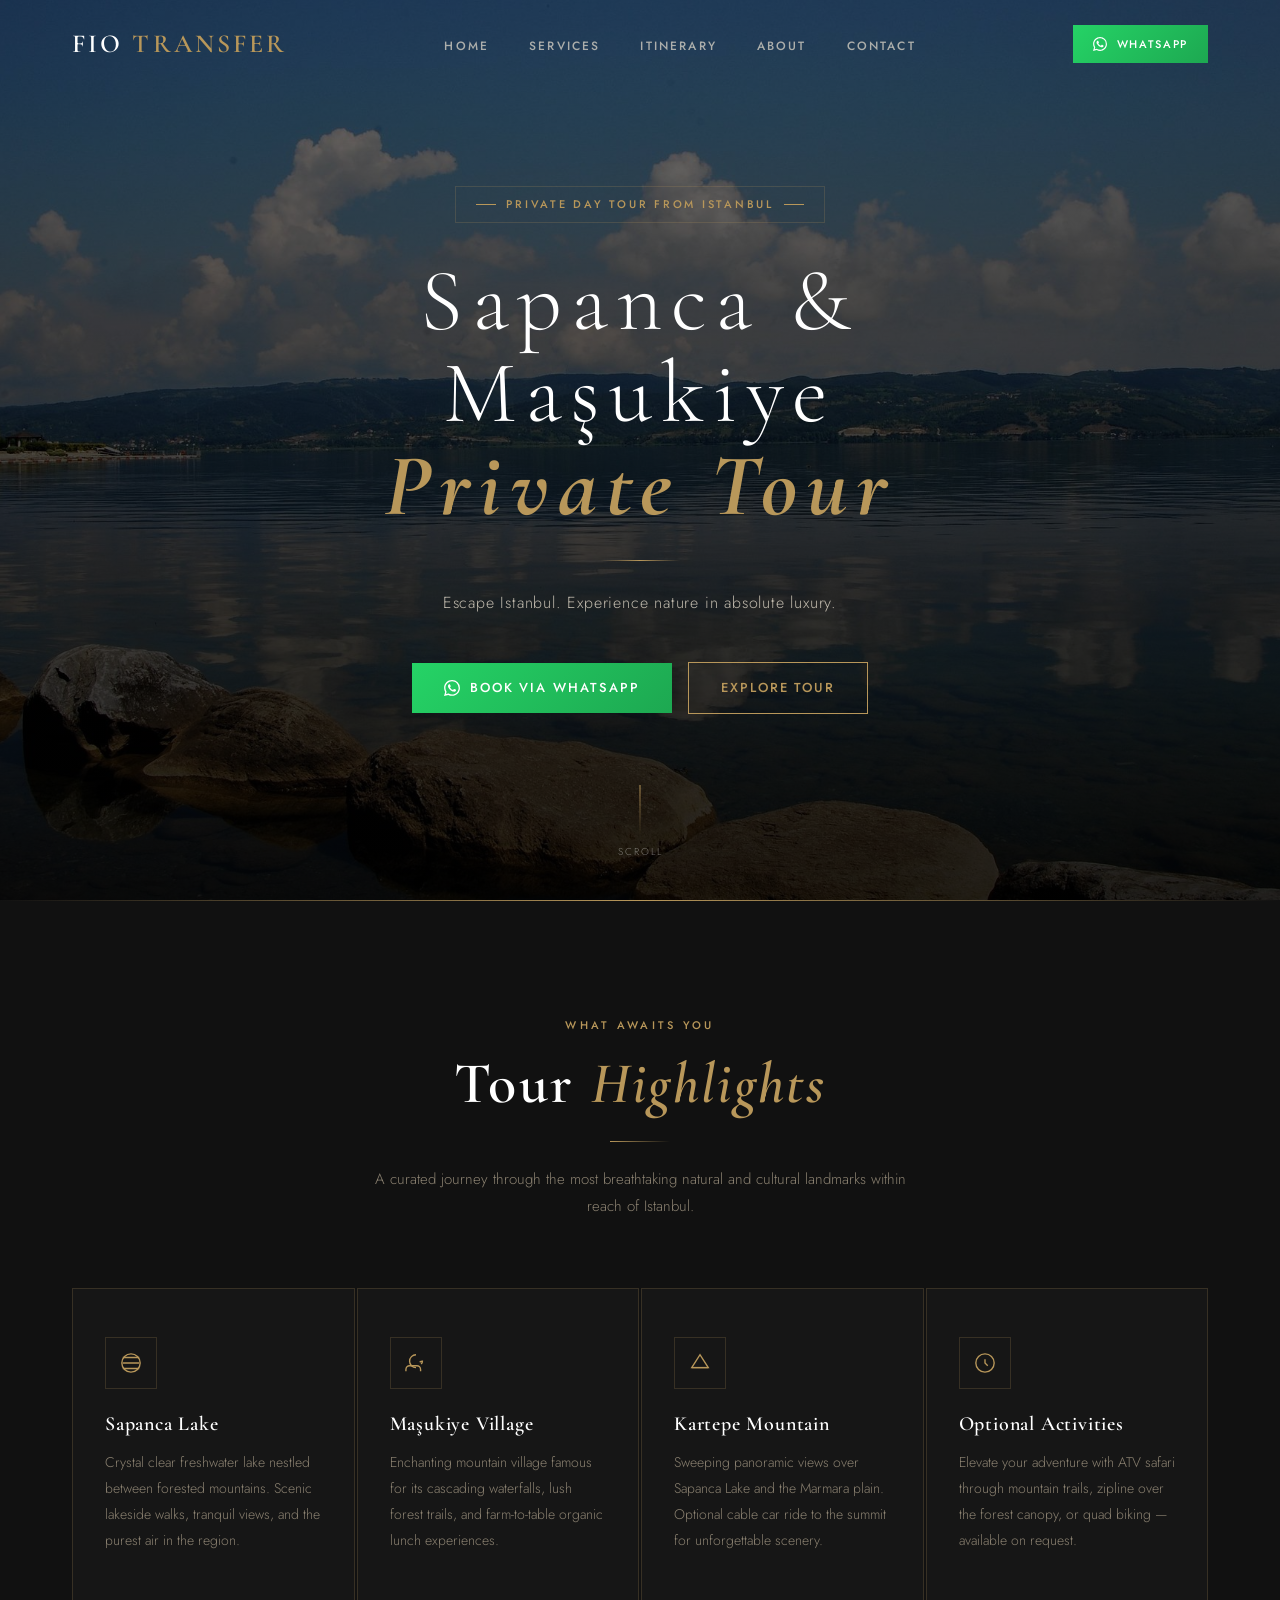
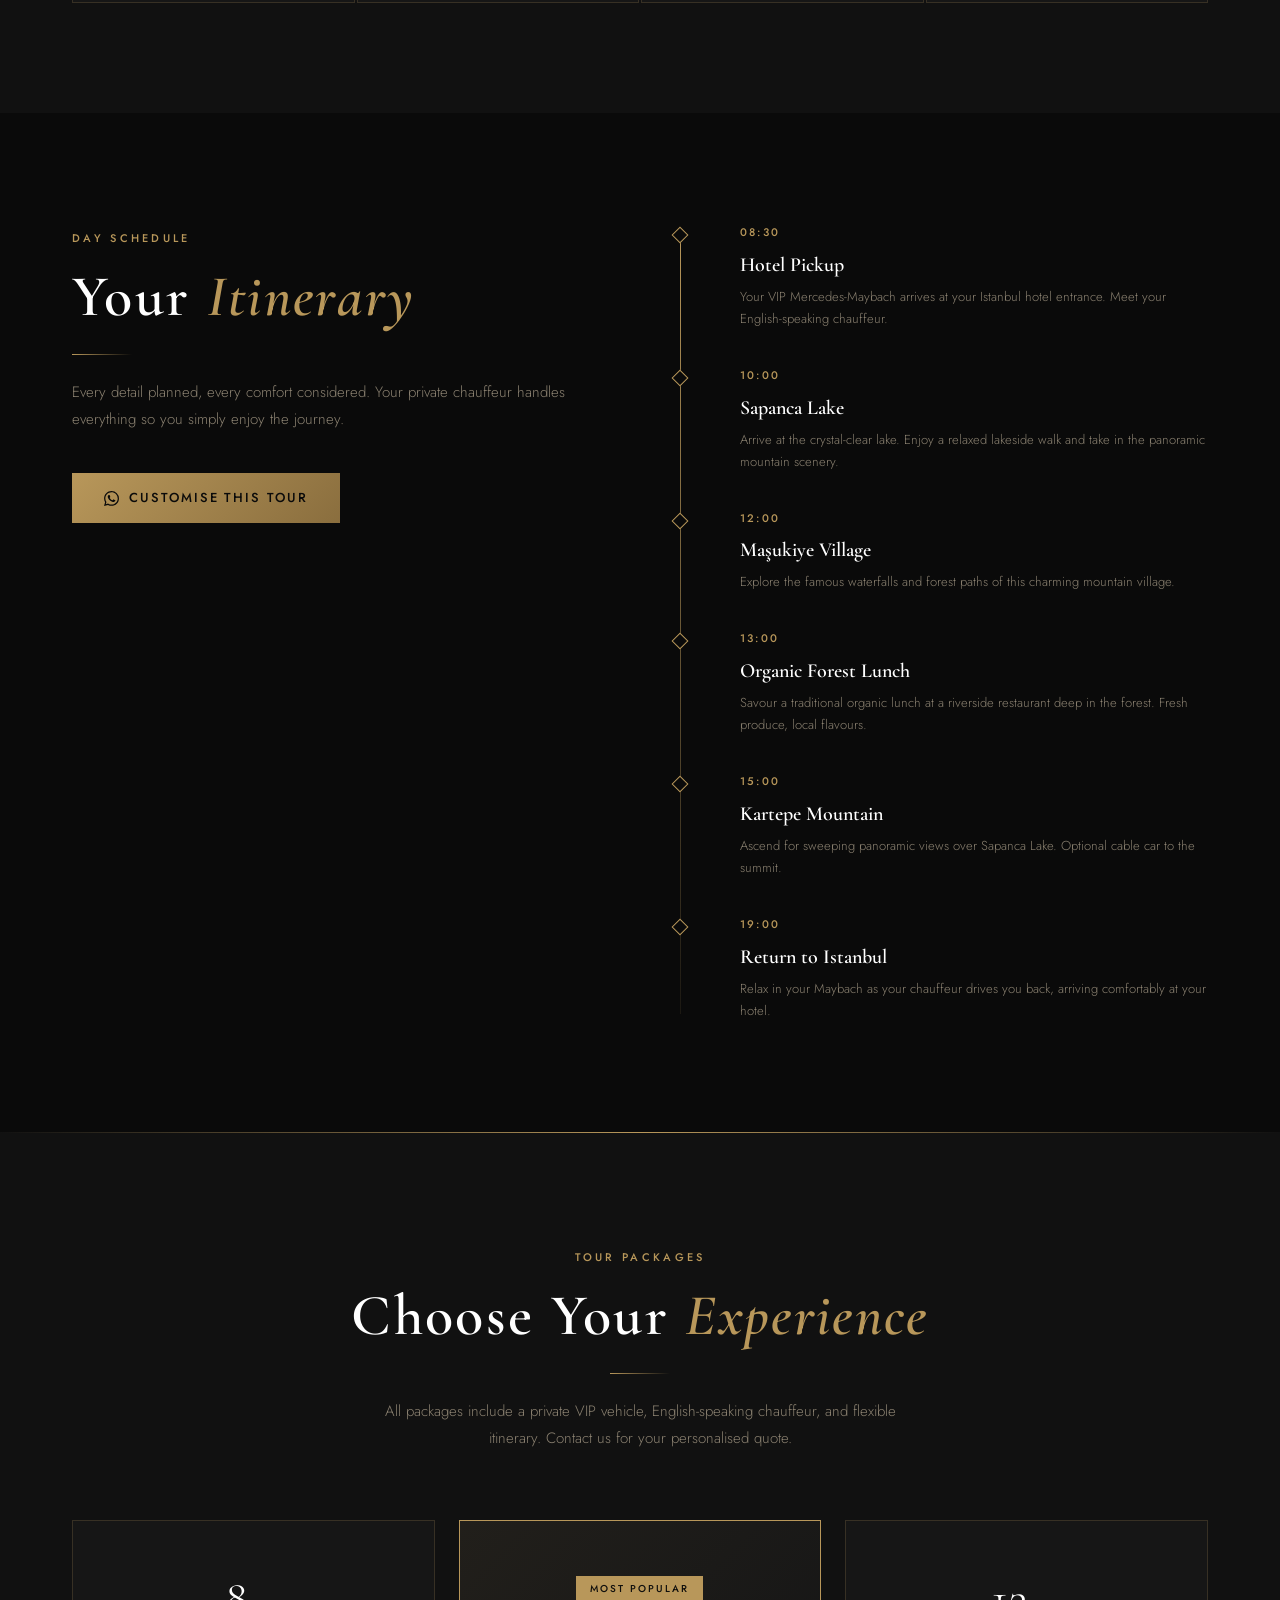
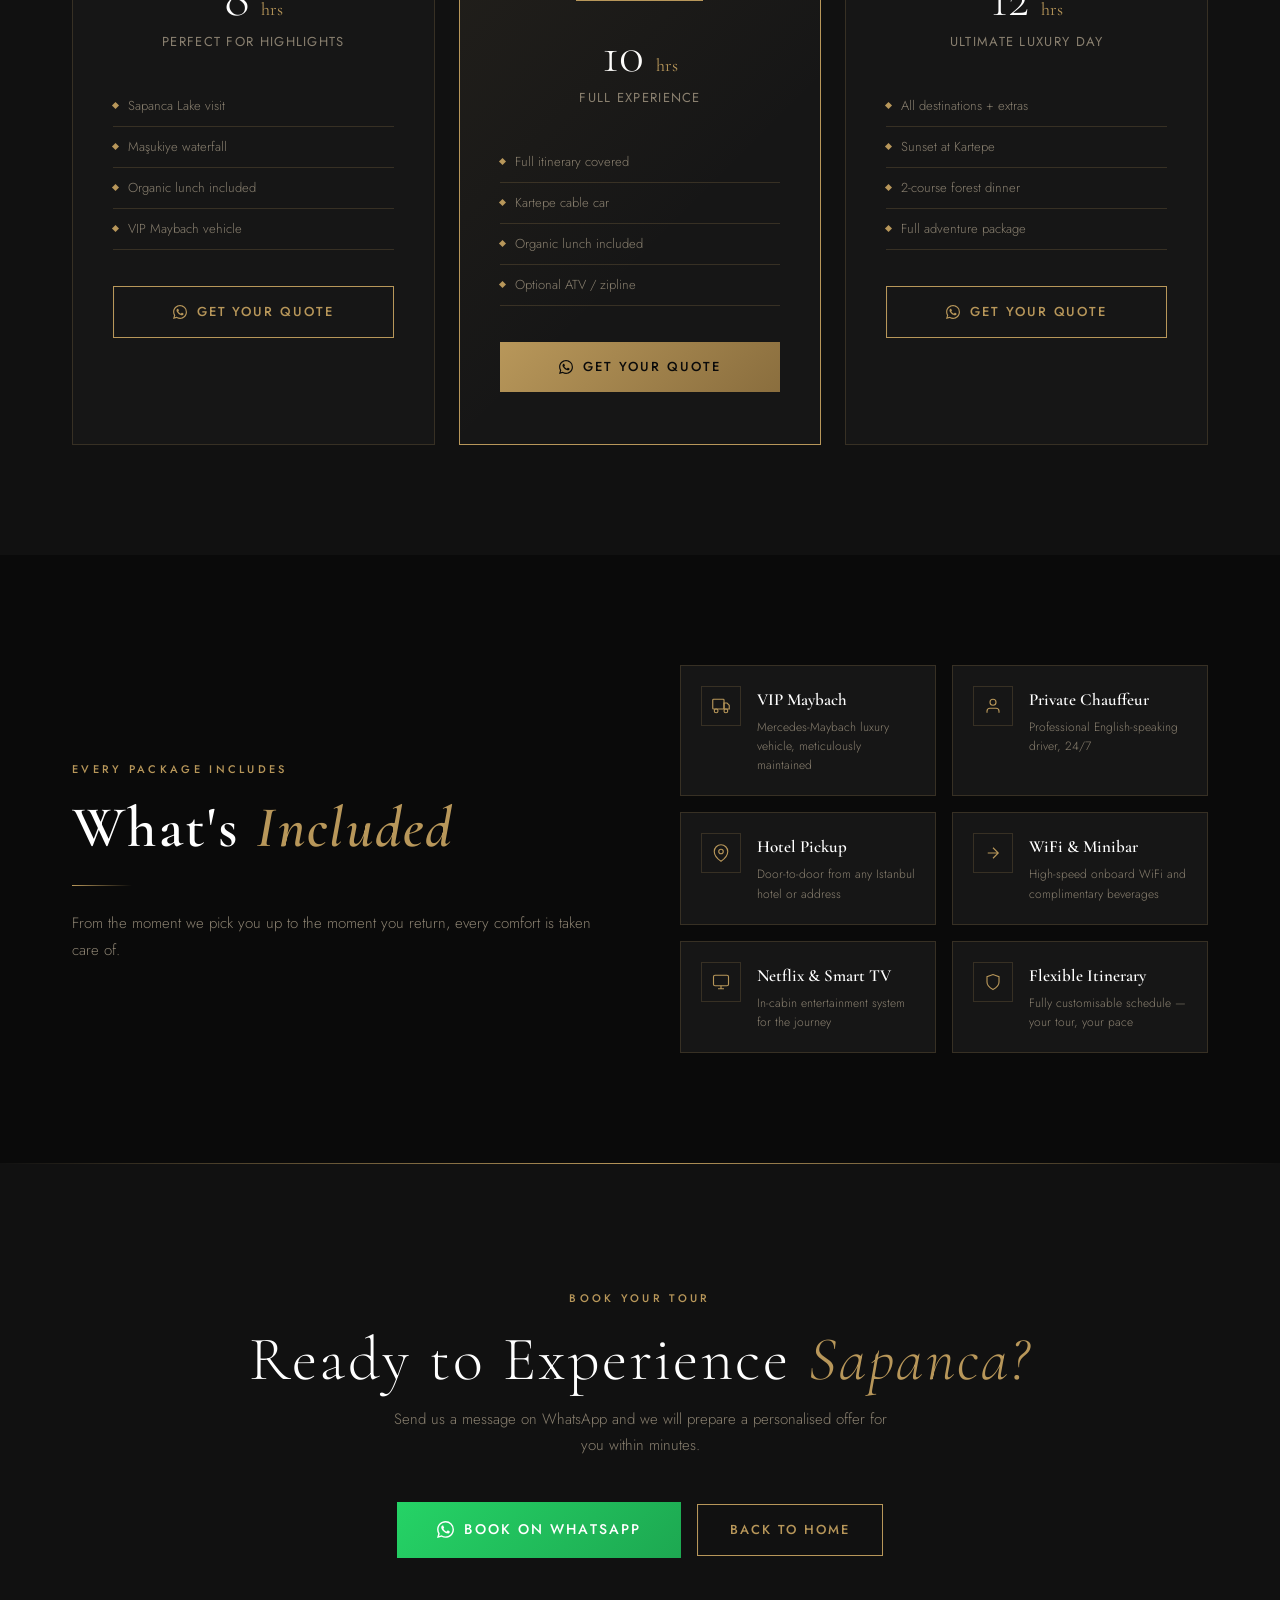
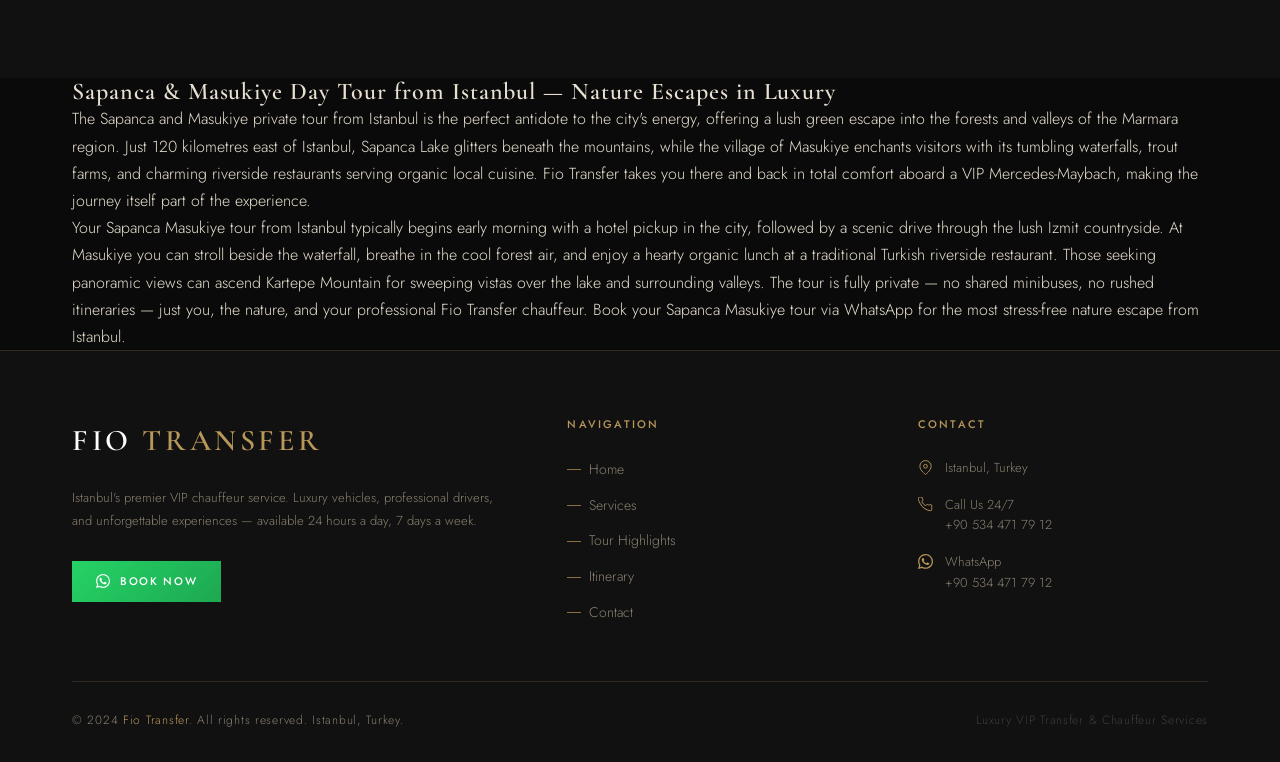
<file: sapanca-tour.html>
<!DOCTYPE html>
<html lang="en">
<head>
  <meta charset="UTF-8" />
  <meta name="viewport" content="width=device-width, initial-scale=1.0" />
  <title>Sapanca & Masukiye Private Tour from Istanbul | Fio Transfer</title>
  <meta name="description" content="Private day tour from Istanbul to Sapanca Lake and Masukiye. VIP Mercedes-Maybach, organic lunch, waterfalls, Kartepe Mountain. Book via WhatsApp." />
  <meta name="keywords" content="sapanca tour from istanbul, sapanca masukiye tour, sapanca private tour, masukiye tour istanbul" />
  <meta name="robots" content="index, follow" />
  <meta property="og:title" content="Sapanca & Masukiye Private Tour from Istanbul | Fio Transfer" />
  <meta property="og:description" content="Private day tour from Istanbul to Sapanca Lake and Masukiye. VIP Mercedes-Maybach, organic lunch, waterfalls, Kartepe Mountain. Book via WhatsApp." />
  <meta property="og:type" content="website" />
  <meta property="og:site_name" content="Fio Transfer" />
  <link rel="preconnect" href="https://fonts.googleapis.com" />
  <link rel="preconnect" href="https://fonts.gstatic.com" crossorigin />
  <link href="https://fonts.googleapis.com/css2?family=Cormorant+Garamond:ital,wght@0,300;0,400;0,600;0,700;1,300;1,400&family=Jost:wght@300;400;500;600&display=swap" rel="stylesheet" />
  <link rel="stylesheet" href="style.css" />

  <!-- Schema Markup -->
  <script type="application/ld+json">
  {
    "@context": "https://schema.org",
    "@type": "TouristTrip",
    "name": "Sapanca & Masukiye Private Day Tour from Istanbul",
    "description": "A private luxury day tour from Istanbul to Sapanca Lake and Masukiye, featuring waterfalls, Kartepe Mountain, and organic riverside dining in a VIP Mercedes-Maybach.",
    "touristType": "Luxury Traveler",
    "itinerary": {
      "@type": "ItemList",
      "itemListElement": [
        {"@type": "ListItem", "position": 1, "name": "Sapanca Lake"},
        {"@type": "ListItem", "position": 2, "name": "Masukiye Waterfalls"},
        {"@type": "ListItem", "position": 3, "name": "Kartepe Mountain"}
      ]
    },
    "provider": {
      "@type": "LocalBusiness",
      "name": "Fio Transfer",
      "url": "https://www.fiotransfer.com",
      "telephone": "+905344717912"
    },
    "url": "https://www.fiotransfer.com/sapanca-tour.html"
  }
  </script>
</head>
<body>

  <!-- NAVBAR -->
  <nav id="navbar">
    <div class="container">
      <div class="nav-inner">
        <a href="index.html" class="nav-logo">Fio <span>Transfer</span></a>
        <ul class="nav-menu">
          <li><a href="index.html">Home</a></li>
          <li><a href="index.html#services">Services</a></li>
          <li><a href="#itinerary">Itinerary</a></li>
          <li><a href="about.html">About</a></li>
          <li><a href="index.html#contact">Contact</a></li>
        </ul>
        <div class="nav-cta">
          <a href="https://wa.me/905344717912" class="btn btn-whatsapp" target="_blank" rel="noopener" style="padding:10px 20px; font-size:11px;">
            <svg width="14" height="14" viewBox="0 0 24 24" fill="currentColor"><path d="M17.472 14.382c-.297-.149-1.758-.867-2.03-.967-.273-.099-.471-.148-.67.15-.197.297-.767.966-.94 1.164-.173.199-.347.223-.644.075-.297-.15-1.255-.463-2.39-1.475-.883-.788-1.48-1.761-1.653-2.059-.173-.297-.018-.458.13-.606.134-.133.298-.347.446-.52.149-.174.198-.298.298-.497.099-.198.05-.371-.025-.52-.075-.149-.669-1.612-.916-2.207-.242-.579-.487-.5-.669-.51-.173-.008-.371-.01-.57-.01-.198 0-.52.074-.792.372-.272.297-1.04 1.016-1.04 2.479 0 1.462 1.065 2.875 1.213 3.074.149.198 2.096 3.2 5.077 4.487.709.306 1.262.489 1.694.625.712.227 1.36.195 1.871.118.571-.085 1.758-.719 2.006-1.413.248-.694.248-1.289.173-1.413-.074-.124-.272-.198-.57-.347m-5.421 7.403h-.004a9.87 9.87 0 01-5.031-1.378l-.361-.214-3.741.982.998-3.648-.235-.374a9.86 9.86 0 01-1.51-5.26c.001-5.45 4.436-9.884 9.888-9.884 2.64 0 5.122 1.03 6.988 2.898a9.825 9.825 0 012.893 6.994c-.003 5.45-4.437 9.884-9.885 9.884m8.413-18.297A11.815 11.815 0 0012.05 0C5.495 0 .16 5.335.157 11.892c0 2.096.547 4.142 1.588 5.945L.057 24l6.305-1.654a11.882 11.882 0 005.683 1.448h.005c6.554 0 11.89-5.335 11.893-11.893a11.821 11.821 0 00-3.48-8.413z"/></svg>
            WhatsApp
          </a>
        </div>
        <div class="hamburger" aria-label="Open menu" onclick="this.closest('#navbar').classList.toggle('menu-open')">
          <span></span><span></span><span></span>
        </div>
      </div>
    </div>
    <div class="mobile-dropdown">
      <a href="index.html">Home</a>
      <a href="index.html#services">Services</a>
      <a href="#itinerary">Itinerary</a>
      <a href="about.html">About</a>
      <a href="index.html#contact">Contact</a>
    </div>
  </nav>

  <!-- HERO -->
  <section id="home">
    <div id="hero">
      <div class="hero-bg" style="background-image: url('images/sapanca.jpg');"></div>
      <div class="hero-overlay"></div>
      <div class="hero-content">
        <div class="hero-badge">Private Day Tour from Istanbul</div>
        <h1 class="hero-title">
          Sapanca &amp; Maşukiye
          <strong>Private Tour</strong>
        </h1>
        <div class="hero-divider"></div>
        <p class="hero-sub">Escape Istanbul. Experience nature in absolute luxury.</p>
        <div class="hero-actions">
          <a href="https://wa.me/905344717912" class="btn btn-whatsapp" target="_blank" rel="noopener">
            <svg width="16" height="16" viewBox="0 0 24 24" fill="currentColor"><path d="M17.472 14.382c-.297-.149-1.758-.867-2.03-.967-.273-.099-.471-.148-.67.15-.197.297-.767.966-.94 1.164-.173.199-.347.223-.644.075-.297-.15-1.255-.463-2.39-1.475-.883-.788-1.48-1.761-1.653-2.059-.173-.297-.018-.458.13-.606.134-.133.298-.347.446-.52.149-.174.198-.298.298-.497.099-.198.05-.371-.025-.52-.075-.149-.669-1.612-.916-2.207-.242-.579-.487-.5-.669-.51-.173-.008-.371-.01-.57-.01-.198 0-.52.074-.792.372-.272.297-1.04 1.016-1.04 2.479 0 1.462 1.065 2.875 1.213 3.074.149.198 2.096 3.2 5.077 4.487.709.306 1.262.489 1.694.625.712.227 1.36.195 1.871.118.571-.085 1.758-.719 2.006-1.413.248-.694.248-1.289.173-1.413-.074-.124-.272-.198-.57-.347m-5.421 7.403h-.004a9.87 9.87 0 01-5.031-1.378l-.361-.214-3.741.982.998-3.648-.235-.374a9.86 9.86 0 01-1.51-5.26c.001-5.45 4.436-9.884 9.888-9.884 2.64 0 5.122 1.03 6.988 2.898a9.825 9.825 0 012.893 6.994c-.003 5.45-4.437 9.884-9.885 9.884m8.413-18.297A11.815 11.815 0 0012.05 0C5.495 0 .16 5.335.157 11.892c0 2.096.547 4.142 1.588 5.945L.057 24l6.305-1.654a11.882 11.882 0 005.683 1.448h.005c6.554 0 11.89-5.335 11.893-11.893a11.821 11.821 0 00-3.48-8.413z"/></svg>
            Book via WhatsApp
          </a>
          <a href="#highlights" class="btn btn-outline">Explore Tour</a>
        </div>
      </div>
      <div class="hero-scroll">
        <div class="scroll-line"></div>
        <span>Scroll</span>
      </div>
    </div>
  </section>

  <!-- TOUR HIGHLIGHTS -->
  <section id="highlights">
    <div class="container">
      <div class="highlights-header reveal">
        <span class="section-label">What Awaits You</span>
        <h2 class="section-title">Tour <span>Highlights</span></h2>
        <div class="gold-line" style="margin:24px auto;"></div>
        <p class="section-sub" style="margin:0 auto;">A curated journey through the most breathtaking natural and cultural landmarks within reach of Istanbul.</p>
      </div>
      <div class="highlights-grid">

        <div class="highlight-card reveal reveal-delay-1">
          <div class="highlight-icon">
            <svg width="22" height="22" viewBox="0 0 24 24" fill="none" stroke="currentColor" stroke-width="1.5"><path d="M3 12h18M3 6h18M3 18h18"/><circle cx="12" cy="12" r="10"/></svg>
          </div>
          <h3 class="highlight-title">Sapanca Lake</h3>
          <p class="highlight-desc">Crystal clear freshwater lake nestled between forested mountains. Scenic lakeside walks, tranquil views, and the purest air in the region.</p>
        </div>

        <div class="highlight-card reveal reveal-delay-2">
          <div class="highlight-icon">
            <svg width="22" height="22" viewBox="0 0 24 24" fill="none" stroke="currentColor" stroke-width="1.5"><path d="M17 21v-2a4 4 0 00-4-4H5a4 4 0 00-4 4v2"/><path d="M12 3a7 7 0 000 14"/><path d="M16 11c1.5-1 3-1 3-1s0 2-1.5 3"/></svg>
          </div>
          <h3 class="highlight-title">Maşukiye Village</h3>
          <p class="highlight-desc">Enchanting mountain village famous for its cascading waterfalls, lush forest trails, and farm-to-table organic lunch experiences.</p>
        </div>

        <div class="highlight-card reveal reveal-delay-3">
          <div class="highlight-icon">
            <svg width="22" height="22" viewBox="0 0 24 24" fill="none" stroke="currentColor" stroke-width="1.5"><polygon points="3 17 12 3 21 17"/><line x1="3" y1="17" x2="21" y2="17"/></svg>
          </div>
          <h3 class="highlight-title">Kartepe Mountain</h3>
          <p class="highlight-desc">Sweeping panoramic views over Sapanca Lake and the Marmara plain. Optional cable car ride to the summit for unforgettable scenery.</p>
        </div>

        <div class="highlight-card reveal reveal-delay-4">
          <div class="highlight-icon">
            <svg width="22" height="22" viewBox="0 0 24 24" fill="none" stroke="currentColor" stroke-width="1.5"><circle cx="12" cy="12" r="10"/><path d="M12 8v4l3 3"/></svg>
          </div>
          <h3 class="highlight-title">Optional Activities</h3>
          <p class="highlight-desc">Elevate your adventure with ATV safari through mountain trails, zipline over the forest canopy, or quad biking — available on request.</p>
        </div>

      </div>
    </div>
  </section>

  <!-- ITINERARY -->
  <section id="itinerary">
    <div class="container">
      <div class="itinerary-wrapper">

        <div class="itinerary-intro reveal">
          <span class="section-label">Day Schedule</span>
          <h2 class="section-title">Your <span>Itinerary</span></h2>
          <div class="gold-line"></div>
          <p class="section-sub">Every detail planned, every comfort considered. Your private chauffeur handles everything so you simply enjoy the journey.</p>
          <div style="margin-top:40px;">
            <a href="https://wa.me/905344717912" class="btn btn-gold" target="_blank" rel="noopener">
              <svg width="15" height="15" viewBox="0 0 24 24" fill="currentColor"><path d="M17.472 14.382c-.297-.149-1.758-.867-2.03-.967-.273-.099-.471-.148-.67.15-.197.297-.767.966-.94 1.164-.173.199-.347.223-.644.075-.297-.15-1.255-.463-2.39-1.475-.883-.788-1.48-1.761-1.653-2.059-.173-.297-.018-.458.13-.606.134-.133.298-.347.446-.52.149-.174.198-.298.298-.497.099-.198.05-.371-.025-.52-.075-.149-.669-1.612-.916-2.207-.242-.579-.487-.5-.669-.51-.173-.008-.371-.01-.57-.01-.198 0-.52.074-.792.372-.272.297-1.04 1.016-1.04 2.479 0 1.462 1.065 2.875 1.213 3.074.149.198 2.096 3.2 5.077 4.487.709.306 1.262.489 1.694.625.712.227 1.36.195 1.871.118.571-.085 1.758-.719 2.006-1.413.248-.694.248-1.289.173-1.413-.074-.124-.272-.198-.57-.347m-5.421 7.403h-.004a9.87 9.87 0 01-5.031-1.378l-.361-.214-3.741.982.998-3.648-.235-.374a9.86 9.86 0 01-1.51-5.26c.001-5.45 4.436-9.884 9.888-9.884 2.64 0 5.122 1.03 6.988 2.898a9.825 9.825 0 012.893 6.994c-.003 5.45-4.437 9.884-9.885 9.884m8.413-18.297A11.815 11.815 0 0012.05 0C5.495 0 .16 5.335.157 11.892c0 2.096.547 4.142 1.588 5.945L.057 24l6.305-1.654a11.882 11.882 0 005.683 1.448h.005c6.554 0 11.89-5.335 11.893-11.893a11.821 11.821 0 00-3.48-8.413z"/></svg>
              Customise This Tour
            </a>
          </div>
        </div>

        <div class="reveal reveal-delay-2">
          <div class="timeline">

            <div class="timeline-item">
              <div class="timeline-dot"></div>
              <div class="timeline-time">08:30</div>
              <div class="timeline-event">Hotel Pickup</div>
              <div class="timeline-detail">Your VIP Mercedes-Maybach arrives at your Istanbul hotel entrance. Meet your English-speaking chauffeur.</div>
            </div>

            <div class="timeline-item">
              <div class="timeline-dot"></div>
              <div class="timeline-time">10:00</div>
              <div class="timeline-event">Sapanca Lake</div>
              <div class="timeline-detail">Arrive at the crystal-clear lake. Enjoy a relaxed lakeside walk and take in the panoramic mountain scenery.</div>
            </div>

            <div class="timeline-item">
              <div class="timeline-dot"></div>
              <div class="timeline-time">12:00</div>
              <div class="timeline-event">Maşukiye Village</div>
              <div class="timeline-detail">Explore the famous waterfalls and forest paths of this charming mountain village.</div>
            </div>

            <div class="timeline-item">
              <div class="timeline-dot"></div>
              <div class="timeline-time">13:00</div>
              <div class="timeline-event">Organic Forest Lunch</div>
              <div class="timeline-detail">Savour a traditional organic lunch at a riverside restaurant deep in the forest. Fresh produce, local flavours.</div>
            </div>

            <div class="timeline-item">
              <div class="timeline-dot"></div>
              <div class="timeline-time">15:00</div>
              <div class="timeline-event">Kartepe Mountain</div>
              <div class="timeline-detail">Ascend for sweeping panoramic views over Sapanca Lake. Optional cable car to the summit.</div>
            </div>

            <div class="timeline-item">
              <div class="timeline-dot"></div>
              <div class="timeline-time">19:00</div>
              <div class="timeline-event">Return to Istanbul</div>
              <div class="timeline-detail">Relax in your Maybach as your chauffeur drives you back, arriving comfortably at your hotel.</div>
            </div>

          </div>
        </div>

      </div>
    </div>
  </section>

  <!-- PRICING -->
  <section id="pricing">
    <div class="container">
      <div class="pricing-header reveal">
        <span class="section-label">Tour Packages</span>
        <h2 class="section-title">Choose Your <span>Experience</span></h2>
        <div class="gold-line" style="margin:24px auto;"></div>
        <p class="section-sub" style="margin:0 auto;">All packages include a private VIP vehicle, English-speaking chauffeur, and flexible itinerary. Contact us for your personalised quote.</p>
      </div>
      <div class="pricing-grid">

        <div class="pricing-card reveal reveal-delay-1">
          <div class="pricing-duration">8 <span>hrs</span></div>
          <div class="pricing-label">Perfect for Highlights</div>
          <ul class="pricing-features">
            <li>Sapanca Lake visit</li>
            <li>Maşukiye waterfall</li>
            <li>Organic lunch included</li>
            <li>VIP Maybach vehicle</li>
          </ul>
          <a href="https://wa.me/905344717912" class="btn btn-outline" target="_blank" rel="noopener" style="width:100%; justify-content:center;">
            <svg width="14" height="14" viewBox="0 0 24 24" fill="currentColor"><path d="M17.472 14.382c-.297-.149-1.758-.867-2.03-.967-.273-.099-.471-.148-.67.15-.197.297-.767.966-.94 1.164-.173.199-.347.223-.644.075-.297-.15-1.255-.463-2.39-1.475-.883-.788-1.48-1.761-1.653-2.059-.173-.297-.018-.458.13-.606.134-.133.298-.347.446-.52.149-.174.198-.298.298-.497.099-.198.05-.371-.025-.52-.075-.149-.669-1.612-.916-2.207-.242-.579-.487-.5-.669-.51-.173-.008-.371-.01-.57-.01-.198 0-.52.074-.792.372-.272.297-1.04 1.016-1.04 2.479 0 1.462 1.065 2.875 1.213 3.074.149.198 2.096 3.2 5.077 4.487.709.306 1.262.489 1.694.625.712.227 1.36.195 1.871.118.571-.085 1.758-.719 2.006-1.413.248-.694.248-1.289.173-1.413-.074-.124-.272-.198-.57-.347m-5.421 7.403h-.004a9.87 9.87 0 01-5.031-1.378l-.361-.214-3.741.982.998-3.648-.235-.374a9.86 9.86 0 01-1.51-5.26c.001-5.45 4.436-9.884 9.888-9.884 2.64 0 5.122 1.03 6.988 2.898a9.825 9.825 0 012.893 6.994c-.003 5.45-4.437 9.884-9.885 9.884m8.413-18.297A11.815 11.815 0 0012.05 0C5.495 0 .16 5.335.157 11.892c0 2.096.547 4.142 1.588 5.945L.057 24l6.305-1.654a11.882 11.882 0 005.683 1.448h.005c6.554 0 11.89-5.335 11.893-11.893a11.821 11.821 0 00-3.48-8.413z"/></svg>
            Get Your Quote
          </a>
        </div>

        <div class="pricing-card featured reveal reveal-delay-2">
          <div class="pricing-badge">Most Popular</div>
          <div class="pricing-duration">10 <span>hrs</span></div>
          <div class="pricing-label">Full Experience</div>
          <ul class="pricing-features">
            <li>Full itinerary covered</li>
            <li>Kartepe cable car</li>
            <li>Organic lunch included</li>
            <li>Optional ATV / zipline</li>
          </ul>
          <a href="https://wa.me/905344717912" class="btn btn-gold" target="_blank" rel="noopener" style="width:100%; justify-content:center;">
            <svg width="14" height="14" viewBox="0 0 24 24" fill="currentColor"><path d="M17.472 14.382c-.297-.149-1.758-.867-2.03-.967-.273-.099-.471-.148-.67.15-.197.297-.767.966-.94 1.164-.173.199-.347.223-.644.075-.297-.15-1.255-.463-2.39-1.475-.883-.788-1.48-1.761-1.653-2.059-.173-.297-.018-.458.13-.606.134-.133.298-.347.446-.52.149-.174.198-.298.298-.497.099-.198.05-.371-.025-.52-.075-.149-.669-1.612-.916-2.207-.242-.579-.487-.5-.669-.51-.173-.008-.371-.01-.57-.01-.198 0-.52.074-.792.372-.272.297-1.04 1.016-1.04 2.479 0 1.462 1.065 2.875 1.213 3.074.149.198 2.096 3.2 5.077 4.487.709.306 1.262.489 1.694.625.712.227 1.36.195 1.871.118.571-.085 1.758-.719 2.006-1.413.248-.694.248-1.289.173-1.413-.074-.124-.272-.198-.57-.347m-5.421 7.403h-.004a9.87 9.87 0 01-5.031-1.378l-.361-.214-3.741.982.998-3.648-.235-.374a9.86 9.86 0 01-1.51-5.26c.001-5.45 4.436-9.884 9.888-9.884 2.64 0 5.122 1.03 6.988 2.898a9.825 9.825 0 012.893 6.994c-.003 5.45-4.437 9.884-9.885 9.884m8.413-18.297A11.815 11.815 0 0012.05 0C5.495 0 .16 5.335.157 11.892c0 2.096.547 4.142 1.588 5.945L.057 24l6.305-1.654a11.882 11.882 0 005.683 1.448h.005c6.554 0 11.89-5.335 11.893-11.893a11.821 11.821 0 00-3.48-8.413z"/></svg>
            Get Your Quote
          </a>
        </div>

        <div class="pricing-card reveal reveal-delay-3">
          <div class="pricing-duration">12 <span>hrs</span></div>
          <div class="pricing-label">Ultimate Luxury Day</div>
          <ul class="pricing-features">
            <li>All destinations + extras</li>
            <li>Sunset at Kartepe</li>
            <li>2-course forest dinner</li>
            <li>Full adventure package</li>
          </ul>
          <a href="https://wa.me/905344717912" class="btn btn-outline" target="_blank" rel="noopener" style="width:100%; justify-content:center;">
            <svg width="14" height="14" viewBox="0 0 24 24" fill="currentColor"><path d="M17.472 14.382c-.297-.149-1.758-.867-2.03-.967-.273-.099-.471-.148-.67.15-.197.297-.767.966-.94 1.164-.173.199-.347.223-.644.075-.297-.15-1.255-.463-2.39-1.475-.883-.788-1.48-1.761-1.653-2.059-.173-.297-.018-.458.13-.606.134-.133.298-.347.446-.52.149-.174.198-.298.298-.497.099-.198.05-.371-.025-.52-.075-.149-.669-1.612-.916-2.207-.242-.579-.487-.5-.669-.51-.173-.008-.371-.01-.57-.01-.198 0-.52.074-.792.372-.272.297-1.04 1.016-1.04 2.479 0 1.462 1.065 2.875 1.213 3.074.149.198 2.096 3.2 5.077 4.487.709.306 1.262.489 1.694.625.712.227 1.36.195 1.871.118.571-.085 1.758-.719 2.006-1.413.248-.694.248-1.289.173-1.413-.074-.124-.272-.198-.57-.347m-5.421 7.403h-.004a9.87 9.87 0 01-5.031-1.378l-.361-.214-3.741.982.998-3.648-.235-.374a9.86 9.86 0 01-1.51-5.26c.001-5.45 4.436-9.884 9.888-9.884 2.64 0 5.122 1.03 6.988 2.898a9.825 9.825 0 012.893 6.994c-.003 5.45-4.437 9.884-9.885 9.884m8.413-18.297A11.815 11.815 0 0012.05 0C5.495 0 .16 5.335.157 11.892c0 2.096.547 4.142 1.588 5.945L.057 24l6.305-1.654a11.882 11.882 0 005.683 1.448h.005c6.554 0 11.89-5.335 11.893-11.893a11.821 11.821 0 00-3.48-8.413z"/></svg>
            Get Your Quote
          </a>
        </div>

      </div>
    </div>
  </section>

  <!-- INCLUDES -->
  <section id="includes">
    <div class="container">
      <div class="includes-wrapper">

        <div class="reveal">
          <span class="section-label">Every Package Includes</span>
          <h2 class="section-title">What's <span>Included</span></h2>
          <div class="gold-line"></div>
          <p class="section-sub">From the moment we pick you up to the moment you return, every comfort is taken care of.</p>
        </div>

        <div class="includes-grid reveal reveal-delay-2">

          <div class="include-item">
            <div class="include-icon">
              <svg width="18" height="18" viewBox="0 0 24 24" fill="none" stroke="currentColor" stroke-width="1.5"><rect x="1" y="3" width="15" height="13" rx="1"/><path d="M16 8h4l3 3v5h-7V8z"/><circle cx="5.5" cy="18.5" r="2.5"/><circle cx="18.5" cy="18.5" r="2.5"/></svg>
            </div>
            <div class="include-text">
              <div class="title">VIP Maybach</div>
              <div class="desc">Mercedes-Maybach luxury vehicle, meticulously maintained</div>
            </div>
          </div>

          <div class="include-item">
            <div class="include-icon">
              <svg width="18" height="18" viewBox="0 0 24 24" fill="none" stroke="currentColor" stroke-width="1.5"><path d="M20 21v-2a4 4 0 00-4-4H8a4 4 0 00-4 4v2"/><circle cx="12" cy="7" r="4"/></svg>
            </div>
            <div class="include-text">
              <div class="title">Private Chauffeur</div>
              <div class="desc">Professional English-speaking driver, 24/7</div>
            </div>
          </div>

          <div class="include-item">
            <div class="include-icon">
              <svg width="18" height="18" viewBox="0 0 24 24" fill="none" stroke="currentColor" stroke-width="1.5"><path d="M21 10c0 7-9 13-9 13S3 17 3 10a9 9 0 0118 0z"/><circle cx="12" cy="10" r="3"/></svg>
            </div>
            <div class="include-text">
              <div class="title">Hotel Pickup</div>
              <div class="desc">Door-to-door from any Istanbul hotel or address</div>
            </div>
          </div>

          <div class="include-item">
            <div class="include-icon">
              <svg width="18" height="18" viewBox="0 0 24 24" fill="none" stroke="currentColor" stroke-width="1.5"><path d="M5 12h14M12 5l7 7-7 7"/></svg>
            </div>
            <div class="include-text">
              <div class="title">WiFi &amp; Minibar</div>
              <div class="desc">High-speed onboard WiFi and complimentary beverages</div>
            </div>
          </div>

          <div class="include-item">
            <div class="include-icon">
              <svg width="18" height="18" viewBox="0 0 24 24" fill="none" stroke="currentColor" stroke-width="1.5"><rect x="2" y="3" width="20" height="14" rx="2"/><path d="M8 21h8M12 17v4"/></svg>
            </div>
            <div class="include-text">
              <div class="title">Netflix &amp; Smart TV</div>
              <div class="desc">In-cabin entertainment system for the journey</div>
            </div>
          </div>

          <div class="include-item">
            <div class="include-icon">
              <svg width="18" height="18" viewBox="0 0 24 24" fill="none" stroke="currentColor" stroke-width="1.5"><path d="M12 22s8-4 8-10V5l-8-3-8 3v7c0 6 8 10 8 10z"/></svg>
            </div>
            <div class="include-text">
              <div class="title">Flexible Itinerary</div>
              <div class="desc">Fully customisable schedule — your tour, your pace</div>
            </div>
          </div>

        </div>
      </div>
    </div>
  </section>

  <!-- BIG CTA -->
  <section id="tour-cta">
    <div class="container">
      <div class="reveal">
        <span class="section-label">Book Your Tour</span>
        <h2 class="cta-title">Ready to Experience <span>Sapanca?</span></h2>
        <p class="cta-sub">Send us a message on WhatsApp and we will prepare a personalised offer for you within minutes.</p>
        <div class="cta-actions">
          <a href="https://wa.me/905344717912" class="btn btn-whatsapp" target="_blank" rel="noopener" style="font-size:14px; padding:16px 40px;">
            <svg width="17" height="17" viewBox="0 0 24 24" fill="currentColor"><path d="M17.472 14.382c-.297-.149-1.758-.867-2.03-.967-.273-.099-.471-.148-.67.15-.197.297-.767.966-.94 1.164-.173.199-.347.223-.644.075-.297-.15-1.255-.463-2.39-1.475-.883-.788-1.48-1.761-1.653-2.059-.173-.297-.018-.458.13-.606.134-.133.298-.347.446-.52.149-.174.198-.298.298-.497.099-.198.05-.371-.025-.52-.075-.149-.669-1.612-.916-2.207-.242-.579-.487-.5-.669-.51-.173-.008-.371-.01-.57-.01-.198 0-.52.074-.792.372-.272.297-1.04 1.016-1.04 2.479 0 1.462 1.065 2.875 1.213 3.074.149.198 2.096 3.2 5.077 4.487.709.306 1.262.489 1.694.625.712.227 1.36.195 1.871.118.571-.085 1.758-.719 2.006-1.413.248-.694.248-1.289.173-1.413-.074-.124-.272-.198-.57-.347m-5.421 7.403h-.004a9.87 9.87 0 01-5.031-1.378l-.361-.214-3.741.982.998-3.648-.235-.374a9.86 9.86 0 01-1.51-5.26c.001-5.45 4.436-9.884 9.888-9.884 2.64 0 5.122 1.03 6.988 2.898a9.825 9.825 0 012.893 6.994c-.003 5.45-4.437 9.884-9.885 9.884m8.413-18.297A11.815 11.815 0 0012.05 0C5.495 0 .16 5.335.157 11.892c0 2.096.547 4.142 1.588 5.945L.057 24l6.305-1.654a11.882 11.882 0 005.683 1.448h.005c6.554 0 11.89-5.335 11.893-11.893a11.821 11.821 0 00-3.48-8.413z"/></svg>
            Book on WhatsApp
          </a>
          <a href="index.html" class="btn btn-outline">Back to Home</a>
        </div>
      </div>
    </div>
  </section>

  <!-- SEO CONTENT -->
  <section class="seo-content">
    <div class="container">
      <h2>Sapanca & Masukiye Day Tour from Istanbul — Nature Escapes in Luxury</h2>
      <p>
        The Sapanca and Masukiye private tour from Istanbul is the perfect antidote to the city's energy, offering a lush green escape into the forests and valleys of the Marmara region. Just 120 kilometres east of Istanbul, Sapanca Lake glitters beneath the mountains, while the village of Masukiye enchants visitors with its tumbling waterfalls, trout farms, and charming riverside restaurants serving organic local cuisine. Fio Transfer takes you there and back in total comfort aboard a VIP Mercedes-Maybach, making the journey itself part of the experience.
      </p>
      <p>
        Your Sapanca Masukiye tour from Istanbul typically begins early morning with a hotel pickup in the city, followed by a scenic drive through the lush Izmit countryside. At Masukiye you can stroll beside the waterfall, breathe in the cool forest air, and enjoy a hearty organic lunch at a traditional Turkish riverside restaurant. Those seeking panoramic views can ascend Kartepe Mountain for sweeping vistas over the lake and surrounding valleys. The tour is fully private — no shared minibuses, no rushed itineraries — just you, the nature, and your professional Fio Transfer chauffeur. Book your Sapanca Masukiye tour via WhatsApp for the most stress-free nature escape from Istanbul.
      </p>
    </div>
  </section>

  <!-- FOOTER -->
  <footer>
    <div class="container">
      <div class="footer-top">
        <div>
          <div class="footer-logo">Fio <span>Transfer</span></div>
          <p class="footer-tagline">Istanbul's premier VIP chauffeur service. Luxury vehicles, professional drivers, and unforgettable experiences — available 24 hours a day, 7 days a week.</p>
          <a href="https://wa.me/905344717912" class="btn btn-whatsapp" target="_blank" rel="noopener" style="font-size:11px; padding:11px 24px;">
            <svg width="14" height="14" viewBox="0 0 24 24" fill="currentColor"><path d="M17.472 14.382c-.297-.149-1.758-.867-2.03-.967-.273-.099-.471-.148-.67.15-.197.297-.767.966-.94 1.164-.173.199-.347.223-.644.075-.297-.15-1.255-.463-2.39-1.475-.883-.788-1.48-1.761-1.653-2.059-.173-.297-.018-.458.13-.606.134-.133.298-.347.446-.52.149-.174.198-.298.298-.497.099-.198.05-.371-.025-.52-.075-.149-.669-1.612-.916-2.207-.242-.579-.487-.5-.669-.51-.173-.008-.371-.01-.57-.01-.198 0-.52.074-.792.372-.272.297-1.04 1.016-1.04 2.479 0 1.462 1.065 2.875 1.213 3.074.149.198 2.096 3.2 5.077 4.487.709.306 1.262.489 1.694.625.712.227 1.36.195 1.871.118.571-.085 1.758-.719 2.006-1.413.248-.694.248-1.289.173-1.413-.074-.124-.272-.198-.57-.347m-5.421 7.403h-.004a9.87 9.87 0 01-5.031-1.378l-.361-.214-3.741.982.998-3.648-.235-.374a9.86 9.86 0 01-1.51-5.26c.001-5.45 4.436-9.884 9.888-9.884 2.64 0 5.122 1.03 6.988 2.898a9.825 9.825 0 012.893 6.994c-.003 5.45-4.437 9.884-9.885 9.884m8.413-18.297A11.815 11.815 0 0012.05 0C5.495 0 .16 5.335.157 11.892c0 2.096.547 4.142 1.588 5.945L.057 24l6.305-1.654a11.882 11.882 0 005.683 1.448h.005c6.554 0 11.89-5.335 11.893-11.893a11.821 11.821 0 00-3.48-8.413z"/></svg>
            Book Now
          </a>
        </div>
        <div>
          <p class="footer-heading">Navigation</p>
          <ul class="footer-links">
            <li><a href="index.html">Home</a></li>
            <li><a href="index.html#services">Services</a></li>
            <li><a href="#highlights">Tour Highlights</a></li>
            <li><a href="#itinerary">Itinerary</a></li>
            <li><a href="index.html#contact">Contact</a></li>
          </ul>
        </div>
        <div>
          <p class="footer-heading">Contact</p>
          <div class="footer-contact-item">
            <svg width="15" height="15" viewBox="0 0 24 24" fill="none" stroke="currentColor" stroke-width="1.5"><path d="M21 10c0 7-9 13-9 13s-9-6-9-13a9 9 0 0118 0z"/><circle cx="12" cy="10" r="3"/></svg>
            <span>Istanbul, Turkey</span>
          </div>
          <div class="footer-contact-item">
            <svg width="15" height="15" viewBox="0 0 24 24" fill="none" stroke="currentColor" stroke-width="1.5"><path d="M22 16.92v3a2 2 0 01-2.18 2 19.79 19.79 0 01-8.63-3.07A19.5 19.5 0 013.07 9.81 19.79 19.79 0 01.01 1.18 2 2 0 012 0h3a2 2 0 012 1.72 12.84 12.84 0 00.7 2.81 2 2 0 01-.45 2.11L6.09 7.91a16 16 0 006 6l1.27-1.27a2 2 0 012.11-.45 12.84 12.84 0 002.81.7A2 2 0 0122 14z"/></svg>
            <span>Call Us 24/7<br/>+90 534 471 79 12</span>
          </div>
          <div class="footer-contact-item">
            <svg width="15" height="15" viewBox="0 0 24 24" fill="currentColor"><path d="M17.472 14.382c-.297-.149-1.758-.867-2.03-.967-.273-.099-.471-.148-.67.15-.197.297-.767.966-.94 1.164-.173.199-.347.223-.644.075-.297-.15-1.255-.463-2.39-1.475-.883-.788-1.48-1.761-1.653-2.059-.173-.297-.018-.458.13-.606.134-.133.298-.347.446-.52.149-.174.198-.298.298-.497.099-.198.05-.371-.025-.52-.075-.149-.669-1.612-.916-2.207-.242-.579-.487-.5-.669-.51-.173-.008-.371-.01-.57-.01-.198 0-.52.074-.792.372-.272.297-1.04 1.016-1.04 2.479 0 1.462 1.065 2.875 1.213 3.074.149.198 2.096 3.2 5.077 4.487.709.306 1.262.489 1.694.625.712.227 1.36.195 1.871.118.571-.085 1.758-.719 2.006-1.413.248-.694.248-1.289.173-1.413-.074-.124-.272-.198-.57-.347m-5.421 7.403h-.004a9.87 9.87 0 01-5.031-1.378l-.361-.214-3.741.982.998-3.648-.235-.374a9.86 9.86 0 01-1.51-5.26c.001-5.45 4.436-9.884 9.888-9.884 2.64 0 5.122 1.03 6.988 2.898a9.825 9.825 0 012.893 6.994c-.003 5.45-4.437 9.884-9.885 9.884m8.413-18.297A11.815 11.815 0 0012.05 0C5.495 0 .16 5.335.157 11.892c0 2.096.547 4.142 1.588 5.945L.057 24l6.305-1.654a11.882 11.882 0 005.683 1.448h.005c6.554 0 11.89-5.335 11.893-11.893a11.821 11.821 0 00-3.48-8.413z"/></svg>
            <span>WhatsApp<br/>+90 534 471 79 12</span>
          </div>
        </div>
      </div>
      <div class="footer-bottom">
        <p class="copyright">&copy; 2024 <span>Fio Transfer</span>. All rights reserved. Istanbul, Turkey.</p>
        <p class="copyright" style="color:rgba(138,128,112,0.4);">Luxury VIP Transfer &amp; Chauffeur Services</p>
      </div>
    </div>
  </footer>

  <script src="script.js"></script>
</body>
</html>
</file>
<file: style.css>
/* ===================== RESET & BASE ===================== */
*, *::before, *::after { margin: 0; padding: 0; box-sizing: border-box; }

:root {
  --gold: #b8975a;
  --gold-light: #d4b278;
  --gold-dark: #8a6e3e;
  --black: #0a0a0a;
  --dark: #111111;
  --dark-mid: #1a1a1a;
  --dark-card: #161616;
  --border: rgba(184, 151, 90, 0.2);
  --text: #e8e0d0;
  --text-muted: #8a8070;
  --white: #ffffff;
}

html { scroll-behavior: smooth; }

body {
  background-color: var(--black);
  color: var(--text);
  font-family: 'Jost', sans-serif;
  font-weight: 300;
  line-height: 1.7;
  -webkit-font-smoothing: antialiased;
}

h1, h2, h3, h4 {
  font-family: 'Cormorant Garamond', serif;
  font-weight: 600;
  letter-spacing: 0.04em;
  line-height: 1.15;
}

a { text-decoration: none; color: inherit; }
img { display: block; width: 100%; object-fit: cover; }

.container {
  max-width: 1200px;
  margin: 0 auto;
  padding: 0 32px;
}

/* ===================== SCROLLBAR ===================== */
::-webkit-scrollbar { width: 6px; }
::-webkit-scrollbar-track { background: var(--black); }
::-webkit-scrollbar-thumb { background: var(--gold-dark); border-radius: 3px; }

/* ===================== SECTION LABELS ===================== */
.section-label {
  display: inline-block;
  font-family: 'Jost', sans-serif;
  font-size: 11px;
  font-weight: 500;
  letter-spacing: 0.3em;
  text-transform: uppercase;
  color: var(--gold);
  margin-bottom: 16px;
}

.section-title {
  font-size: clamp(36px, 5vw, 58px);
  color: var(--white);
  margin-bottom: 20px;
}

.section-title span { color: var(--gold); font-style: italic; }

.section-sub {
  font-size: 15px;
  font-weight: 300;
  color: var(--text-muted);
  max-width: 540px;
  line-height: 1.8;
}

.gold-line {
  width: 60px;
  height: 1px;
  background: linear-gradient(90deg, var(--gold), transparent);
  margin: 24px 0;
}

/* ===================== BUTTONS ===================== */
.btn {
  display: inline-flex;
  align-items: center;
  gap: 10px;
  padding: 14px 32px;
  font-family: 'Jost', sans-serif;
  font-size: 13px;
  font-weight: 500;
  letter-spacing: 0.15em;
  text-transform: uppercase;
  border: none;
  cursor: pointer;
  transition: all 0.35s ease;
  position: relative;
  overflow: hidden;
}

.btn::before {
  content: '';
  position: absolute;
  inset: 0;
  background: rgba(255,255,255,0.06);
  transform: translateX(-100%);
  transition: transform 0.35s ease;
}

.btn:hover::before { transform: translateX(0); }

.btn-gold {
  background: linear-gradient(135deg, var(--gold) 0%, var(--gold-dark) 100%);
  color: var(--black);
}

.btn-gold:hover {
  background: linear-gradient(135deg, var(--gold-light) 0%, var(--gold) 100%);
  transform: translateY(-2px);
  box-shadow: 0 8px 30px rgba(184, 151, 90, 0.35);
}

.btn-outline {
  background: transparent;
  color: var(--gold);
  border: 1px solid var(--gold);
}

.btn-outline:hover {
  background: var(--gold);
  color: var(--black);
  transform: translateY(-2px);
}

.btn-whatsapp {
  background: linear-gradient(135deg, #25D366 0%, #1da851 100%);
  color: var(--white);
}

.btn-whatsapp:hover {
  background: linear-gradient(135deg, #2de070 0%, #25D366 100%);
  transform: translateY(-2px);
  box-shadow: 0 8px 30px rgba(37, 211, 102, 0.35);
}

.btn svg { flex-shrink: 0; }

/* ===================== NAVBAR ===================== */
#navbar {
  position: fixed;
  top: 0;
  left: 0;
  right: 0;
  z-index: 1000;
  padding: 22px 0;
  transition: all 0.4s ease;
}

#navbar.scrolled {
  background: rgba(10, 10, 10, 0.96);
  backdrop-filter: blur(20px);
  padding: 14px 0;
  border-bottom: 1px solid var(--border);
}

.nav-inner {
  display: flex;
  align-items: center;
  justify-content: space-between;
  position: relative;
}

.nav-logo {
  font-family: 'Cormorant Garamond', serif;
  font-size: 26px;
  font-weight: 600;
  letter-spacing: 0.12em;
  text-transform: uppercase;
  color: var(--white);
}

.nav-logo span { color: var(--gold); }

.nav-menu {
  display: flex;
  align-items: center;
  gap: 40px;
  list-style: none;
}

.nav-menu a {
  font-size: 12px;
  font-weight: 500;
  letter-spacing: 0.18em;
  text-transform: uppercase;
  color: rgba(232, 224, 208, 0.7);
  transition: color 0.3s;
  position: relative;
}

.nav-menu a::after {
  content: '';
  position: absolute;
  bottom: -4px;
  left: 0;
  width: 0;
  height: 1px;
  background: var(--gold);
  transition: width 0.3s ease;
}

.nav-menu a:hover { color: var(--gold); }
.nav-menu a:hover::after { width: 100%; }
.nav-menu a.active { color: var(--gold); }
.nav-menu a.active::after { width: 100%; }

.nav-cta {
  display: flex;
  align-items: center;
  gap: 12px;
}

/* Hamburger */
.hamburger {
  display: none;
  flex-direction: column;
  gap: 5px;
  cursor: pointer;
  padding: 10px;
  position: relative;
  z-index: 99999;
  min-width: 44px;
  min-height: 44px;
  align-items: center;
  justify-content: center;
  pointer-events: all;
  touch-action: manipulation;
  -webkit-tap-highlight-color: rgba(0,0,0,0);
  user-select: none;
  -webkit-user-select: none;
}

.hamburger span {
  display: block;
  width: 24px;
  height: 1.5px;
  background: var(--gold);
  transition: all 0.3s;
}

.mobile-dropdown {
  display: none;
  flex-direction: column;
  background: rgba(10,10,10,0.98);
  backdrop-filter: blur(20px);
  width: 100%;
  border-top: 1px solid var(--border);
}

#navbar.menu-open .mobile-dropdown {
  display: flex;
}

.mobile-dropdown a {
  display: block;
  padding: 18px 24px;
  font-size: 13px;
  font-weight: 500;
  letter-spacing: 0.18em;
  text-transform: uppercase;
  color: rgba(232, 224, 208, 0.8);
  border-bottom: 1px solid var(--border);
  transition: color 0.2s, background 0.2s;
}

.mobile-dropdown a:last-child { border-bottom: none; }
.mobile-dropdown a:hover { color: var(--gold); background: rgba(255,255,255,0.03); }

/* ===================== HERO ===================== */
#hero {
  position: relative;
  height: 100vh;
  min-height: 700px;
  display: flex;
  align-items: center;
  justify-content: center;
  text-align: center;
  overflow: hidden;
}

.hero-bg {
  position: absolute;
  inset: 0;
  background-image: url('https://images.unsplash.com/photo-1524231757912-21f4fe3a7200?auto=format&fit=crop&w=1920&q=80');
  background-size: cover;
  background-position: center;
  transform: scale(1.06);
  transition: transform 8s ease-out;
  z-index: 0;
}

.hero-bg.loaded { transform: scale(1); }

.hero-overlay {
  position: absolute;
  inset: 0;
  background: linear-gradient(
    180deg,
    rgba(0,0,0,0.55) 0%,
    rgba(0,0,0,0.7) 50%,
    rgba(0,0,0,0.85) 100%
  );
}

.hero-content {
  position: relative;
  z-index: 2;
  max-width: 820px;
  padding: 0 24px;
}

.hero-badge {
  display: inline-flex;
  align-items: center;
  gap: 10px;
  border: 1px solid var(--border);
  padding: 8px 20px;
  margin-bottom: 32px;
  font-size: 11px;
  font-weight: 500;
  letter-spacing: 0.25em;
  text-transform: uppercase;
  color: var(--gold);
}

.hero-badge::before,
.hero-badge::after {
  content: '';
  width: 20px;
  height: 1px;
  background: var(--gold);
}

.hero-title {
  font-size: clamp(44px, 8vw, 88px);
  font-weight: 300;
  color: var(--white);
  letter-spacing: 0.1em;
  margin-bottom: 12px;
  line-height: 1.05;
}

.hero-title strong {
  display: block;
  font-weight: 700;
  color: var(--gold);
  font-style: italic;
}

.hero-divider {
  width: 80px;
  height: 1px;
  background: linear-gradient(90deg, transparent, var(--gold), transparent);
  margin: 28px auto;
}

.hero-sub {
  font-size: 16px;
  font-weight: 300;
  color: rgba(232, 224, 208, 0.8);
  letter-spacing: 0.05em;
  margin-bottom: 44px;
  line-height: 1.8;
}

.hero-actions {
  display: flex;
  align-items: center;
  justify-content: center;
  gap: 16px;
  flex-wrap: wrap;
}

.hero-scroll {
  position: absolute;
  bottom: 40px;
  left: 50%;
  transform: translateX(-50%);
  display: flex;
  flex-direction: column;
  align-items: center;
  gap: 8px;
  color: rgba(255,255,255,0.4);
  font-size: 10px;
  letter-spacing: 0.2em;
  text-transform: uppercase;
  z-index: 2;
  animation: fadeInUp 1s ease 1.5s both;
}

.scroll-line {
  width: 1px;
  height: 50px;
  background: linear-gradient(180deg, var(--gold), transparent);
  animation: scrollPulse 2s ease infinite;
}

@keyframes scrollPulse {
  0%, 100% { opacity: 0.4; transform: scaleY(1); }
  50% { opacity: 1; transform: scaleY(1.2); }
}

@keyframes fadeInUp {
  from { opacity: 0; transform: translateX(-50%) translateY(20px); }
  to { opacity: 1; transform: translateX(-50%) translateY(0); }
}

/* ===================== SERVICES ===================== */
#services {
  padding: 120px 0;
  background: var(--dark);
  position: relative;
}

#services::before {
  content: '';
  position: absolute;
  top: 0; left: 0; right: 0;
  height: 1px;
  background: linear-gradient(90deg, transparent, var(--gold), transparent);
}

.services-header {
  text-align: center;
  margin-bottom: 72px;
}

.services-grid {
  display: grid;
  grid-template-columns: repeat(3, 1fr);
  gap: 2px;
}

.service-card {
  position: relative;
  padding: 52px 40px;
  background: var(--dark-card);
  border: 1px solid var(--border);
  transition: all 0.4s ease;
  overflow: hidden;
  cursor: default;
}

.service-card::before {
  content: '';
  position: absolute;
  inset: 0;
  background: linear-gradient(135deg, rgba(184,151,90,0.06) 0%, transparent 60%);
  opacity: 0;
  transition: opacity 0.4s;
}

.service-card:hover { transform: translateY(-6px); border-color: rgba(184,151,90,0.5); }
.service-card:hover::before { opacity: 1; }

.service-icon {
  width: 56px;
  height: 56px;
  border: 1px solid var(--border);
  display: flex;
  align-items: center;
  justify-content: center;
  margin-bottom: 28px;
  transition: border-color 0.3s;
}

.service-card:hover .service-icon { border-color: var(--gold); }

.service-icon svg { color: var(--gold); }

.service-num {
  position: absolute;
  top: 36px;
  right: 36px;
  font-family: 'Cormorant Garamond', serif;
  font-size: 64px;
  font-weight: 300;
  color: rgba(184,151,90,0.07);
  line-height: 1;
  transition: color 0.3s;
}

.service-card:hover .service-num { color: rgba(184,151,90,0.14); }

.service-title {
  font-size: 22px;
  color: var(--white);
  margin-bottom: 16px;
}

.service-desc {
  font-size: 14px;
  color: var(--text-muted);
  line-height: 1.85;
}

.service-tag {
  display: inline-block;
  margin-top: 24px;
  font-size: 10px;
  font-weight: 500;
  letter-spacing: 0.2em;
  text-transform: uppercase;
  color: var(--gold);
  padding: 5px 12px;
  border: 1px solid rgba(184,151,90,0.3);
}

/* ===================== FLEET (index.html gallery grid) ===================== */
#fleet {
  padding: 120px 0;
  background: var(--black);
  position: relative;
}

#fleet::before {
  content: '';
  position: absolute;
  top: 0; left: 0; right: 0;
  height: 1px;
  background: linear-gradient(90deg, transparent, var(--gold), transparent);
}

.fleet-header {
  display: flex;
  align-items: flex-end;
  justify-content: space-between;
  margin-bottom: 56px;
  gap: 24px;
}

.fleet-grid {
  display: grid;
  grid-template-columns: repeat(4, 1fr);
  grid-template-rows: repeat(2, 280px);
  gap: 3px;
}

.fleet-item {
  position: relative;
  overflow: hidden;
  cursor: pointer;
}

.fleet-item img {
  height: 100%;
  transition: transform 0.7s cubic-bezier(0.25, 0.46, 0.45, 0.94);
}

.fleet-item:hover img { transform: scale(1.08); }

.fleet-overlay {
  position: absolute;
  inset: 0;
  background: linear-gradient(180deg, transparent 40%, rgba(0,0,0,0.85) 100%);
  display: flex;
  align-items: flex-end;
  padding: 28px;
  opacity: 0;
  transition: opacity 0.4s;
}

.fleet-item:hover .fleet-overlay { opacity: 1; }

.fleet-label {
  font-family: 'Cormorant Garamond', serif;
  font-size: 20px;
  font-weight: 600;
  color: var(--white);
  letter-spacing: 0.06em;
}

.fleet-label span {
  display: block;
  font-family: 'Jost', sans-serif;
  font-size: 11px;
  font-weight: 400;
  letter-spacing: 0.15em;
  text-transform: uppercase;
  color: var(--gold);
  margin-bottom: 4px;
}

/* ===================== TESTIMONIALS ===================== */
#testimonials {
  padding: 120px 0;
  background: var(--dark);
  position: relative;
}

#testimonials::before {
  content: '';
  position: absolute;
  top: 0; left: 0; right: 0;
  height: 1px;
  background: linear-gradient(90deg, transparent, var(--gold), transparent);
}

.testimonials-header { text-align: center; margin-bottom: 72px; }

.testimonials-grid {
  display: grid;
  grid-template-columns: repeat(3, 1fr);
  gap: 24px;
}

.testimonial-card {
  padding: 44px 36px;
  background: var(--dark-card);
  border: 1px solid var(--border);
  position: relative;
  transition: border-color 0.3s, transform 0.3s;
}

.testimonial-card:hover {
  border-color: rgba(184,151,90,0.45);
  transform: translateY(-4px);
}

.quote-mark {
  font-family: 'Cormorant Garamond', serif;
  font-size: 80px;
  line-height: 0.6;
  color: var(--gold);
  opacity: 0.25;
  margin-bottom: 20px;
  display: block;
}

.testimonial-text {
  font-size: 15px;
  color: rgba(232, 224, 208, 0.75);
  line-height: 1.9;
  font-style: italic;
  margin-bottom: 32px;
}

.testimonial-author {
  display: flex;
  align-items: center;
  gap: 16px;
}

.author-avatar {
  width: 48px;
  height: 48px;
  border-radius: 50%;
  border: 1px solid var(--border);
  background: var(--dark-mid);
  display: flex;
  align-items: center;
  justify-content: center;
  font-family: 'Cormorant Garamond', serif;
  font-size: 20px;
  font-weight: 600;
  color: var(--gold);
  flex-shrink: 0;
}

.author-info .name {
  font-family: 'Cormorant Garamond', serif;
  font-size: 18px;
  font-weight: 600;
  color: var(--white);
  letter-spacing: 0.04em;
}

.author-info .date {
  font-size: 12px;
  color: var(--text-muted);
  letter-spacing: 0.08em;
  margin-top: 2px;
}

.stars {
  display: flex;
  gap: 3px;
  margin-top: 4px;
}

.stars svg { color: var(--gold); }

/* ===================== CONTACT ===================== */
#contact {
  padding: 120px 0;
  background: var(--black);
}

.contact-wrapper {
  display: grid;
  grid-template-columns: 1fr 1fr;
  gap: 80px;
  align-items: start;
}

.contact-info .info-item {
  display: flex;
  gap: 20px;
  margin-bottom: 36px;
}

.info-icon {
  width: 48px;
  height: 48px;
  border: 1px solid var(--border);
  display: flex;
  align-items: center;
  justify-content: center;
  flex-shrink: 0;
  color: var(--gold);
}

.info-content .label {
  font-size: 11px;
  font-weight: 500;
  letter-spacing: 0.2em;
  text-transform: uppercase;
  color: var(--gold);
  margin-bottom: 4px;
}

.info-content .value {
  font-size: 16px;
  color: var(--text);
  font-weight: 300;
}

.contact-form { width: 100%; }

.form-row {
  display: grid;
  grid-template-columns: 1fr 1fr;
  gap: 16px;
  margin-bottom: 16px;
}

.form-group {
  margin-bottom: 16px;
}

.form-group label {
  display: block;
  font-size: 11px;
  font-weight: 500;
  letter-spacing: 0.18em;
  text-transform: uppercase;
  color: var(--text-muted);
  margin-bottom: 10px;
}

.form-group input,
.form-group textarea {
  width: 100%;
  background: var(--dark-card);
  border: 1px solid var(--border);
  color: var(--text);
  font-family: 'Jost', sans-serif;
  font-size: 14px;
  font-weight: 300;
  padding: 14px 18px;
  outline: none;
  transition: border-color 0.3s;
  -webkit-appearance: none;
}

.form-group input:focus,
.form-group textarea:focus { border-color: var(--gold); }

.form-group input::placeholder,
.form-group textarea::placeholder { color: rgba(138,128,112,0.5); }

.form-group textarea {
  resize: vertical;
  min-height: 130px;
}

.form-actions {
  display: flex;
  gap: 12px;
  flex-wrap: wrap;
  margin-top: 24px;
}

/* ===================== FOOTER ===================== */
footer {
  background: var(--dark);
  border-top: 1px solid var(--border);
  padding: 64px 0 32px;
}

.footer-top {
  display: grid;
  grid-template-columns: 1.5fr 1fr 1fr;
  gap: 60px;
  margin-bottom: 56px;
}

.footer-logo {
  font-family: 'Cormorant Garamond', serif;
  font-size: 30px;
  font-weight: 600;
  letter-spacing: 0.12em;
  text-transform: uppercase;
  color: var(--white);
  margin-bottom: 20px;
}

.footer-logo span { color: var(--gold); }

.footer-tagline {
  font-size: 13px;
  color: var(--text-muted);
  line-height: 1.8;
  margin-bottom: 28px;
}

.footer-heading {
  font-size: 11px;
  font-weight: 500;
  letter-spacing: 0.2em;
  text-transform: uppercase;
  color: var(--gold);
  margin-bottom: 24px;
}

.footer-links {
  list-style: none;
  display: flex;
  flex-direction: column;
  gap: 12px;
}

.footer-links a {
  font-size: 14px;
  color: var(--text-muted);
  transition: color 0.3s;
  display: flex;
  align-items: center;
  gap: 8px;
}

.footer-links a::before {
  content: '';
  width: 14px;
  height: 1px;
  background: var(--gold-dark);
  flex-shrink: 0;
}

.footer-links a:hover { color: var(--gold); }

.footer-contact-item {
  display: flex;
  gap: 12px;
  margin-bottom: 16px;
  align-items: flex-start;
}

.footer-contact-item svg { color: var(--gold); flex-shrink: 0; margin-top: 2px; }

.footer-contact-item span {
  font-size: 13px;
  color: var(--text-muted);
  line-height: 1.6;
}

.footer-bottom {
  border-top: 1px solid var(--border);
  padding-top: 28px;
  display: flex;
  align-items: center;
  justify-content: space-between;
  gap: 16px;
  flex-wrap: wrap;
}

.copyright {
  font-size: 12px;
  color: var(--text-muted);
  letter-spacing: 0.06em;
}

.copyright span { color: var(--gold); }

/* ===================== VIDEO / CTA SECTION (index.html) ===================== */
#video-cta {
  position: relative;
  display: flex;
  align-items: center;
  justify-content: center;
  text-align: center;
  background: var(--black);
}

.vcta-video {
  display: block;
  width: 100%;
  max-height: 90vh;
  object-fit: contain;
  object-position: center;
}

.vcta-overlay {
  position: absolute;
  inset: 0;
  background: linear-gradient(180deg, rgba(0,0,0,0.6) 0%, rgba(0,0,0,0.75) 100%);
}

.vcta-content {
  position: relative;
  z-index: 2;
  max-width: 700px;
  padding: 0 24px;
}

.vcta-content .section-label { margin-bottom: 20px; }

.vcta-title {
  font-family: 'Cormorant Garamond', serif;
  font-size: clamp(34px, 5vw, 58px);
  font-weight: 300;
  color: var(--white);
  letter-spacing: 0.06em;
  line-height: 1.15;
  margin-bottom: 12px;
}

.vcta-title em {
  font-style: italic;
  color: var(--gold);
}

.vcta-divider {
  width: 60px;
  height: 1px;
  background: linear-gradient(90deg, transparent, var(--gold), transparent);
  margin: 28px auto;
}

/* ===================== ANIMATIONS ===================== */
.reveal {
  opacity: 1;
  transform: none;
  transition: opacity 0.7s ease, transform 0.7s ease;
}

.reveal.animate-hidden {
  opacity: 0;
  transform: translateY(32px);
}

.reveal.animate-hidden.visible {
  opacity: 1;
  transform: translateY(0);
}

.reveal-delay-1 { transition-delay: 0.1s; }
.reveal-delay-2 { transition-delay: 0.2s; }
.reveal-delay-3 { transition-delay: 0.3s; }
.reveal-delay-4 { transition-delay: 0.4s; }

/* ===================== ABOUT PAGE SPECIFIC ===================== */
/* about.html hero overrides */
#hero.about-hero {
  height: 70vh;
  min-height: 560px;
}

/* OUR STORY (about.html) */
#story {
  padding: 120px 0;
  background: var(--dark);
  position: relative;
}

#story::before {
  content: '';
  position: absolute;
  top: 0; left: 0; right: 0;
  height: 1px;
  background: linear-gradient(90deg, transparent, var(--gold), transparent);
}

.story-wrapper {
  display: grid;
  grid-template-columns: 1fr 1fr;
  gap: 80px;
  align-items: center;
}

.story-image {
  position: relative;
}

.story-image img {
  height: 500px;
  object-fit: cover;
  filter: brightness(0.85) saturate(0.9);
}

.story-image-frame {
  position: absolute;
  inset: -12px;
  border: 1px solid var(--border);
  z-index: -1;
}

.story-image-badge {
  position: absolute;
  bottom: -20px;
  right: -20px;
  background: var(--dark-card);
  border: 1px solid var(--border);
  padding: 20px 28px;
}

.story-image-badge .badge-num {
  font-family: 'Cormorant Garamond', serif;
  font-size: 48px;
  font-weight: 600;
  color: var(--gold);
  line-height: 1;
}

.story-image-badge .badge-text {
  font-size: 11px;
  font-weight: 500;
  letter-spacing: 0.15em;
  text-transform: uppercase;
  color: var(--text-muted);
}

.story-text p {
  font-size: 16px;
  color: var(--text-muted);
  line-height: 1.9;
}

/* FLEET CARDS (about.html) */
.fleet-cards {
  display: grid;
  grid-template-columns: 1fr 1fr;
  gap: 24px;
}

.fleet-card {
  background: var(--dark-card);
  border: 1px solid var(--border);
  padding: 48px 40px;
  position: relative;
  transition: all 0.4s ease;
  overflow: hidden;
}

.fleet-card::before {
  content: '';
  position: absolute;
  inset: 0;
  background: linear-gradient(135deg, rgba(184,151,90,0.06) 0%, transparent 60%);
  opacity: 0;
  transition: opacity 0.4s;
}

.fleet-card:hover { transform: translateY(-6px); border-color: rgba(184,151,90,0.5); }
.fleet-card:hover::before { opacity: 1; }

.fleet-badge {
  display: inline-block;
  font-size: 10px;
  font-weight: 500;
  letter-spacing: 0.22em;
  text-transform: uppercase;
  color: var(--black);
  background: linear-gradient(135deg, var(--gold), var(--gold-dark));
  padding: 5px 14px;
  margin-bottom: 28px;
}

.fleet-card-title {
  font-size: 28px;
  color: var(--white);
  margin-bottom: 8px;
}

.fleet-capacity {
  font-size: 13px;
  font-weight: 500;
  letter-spacing: 0.12em;
  text-transform: uppercase;
  color: var(--gold);
  margin-bottom: 28px;
}

.fleet-divider {
  width: 40px;
  height: 1px;
  background: linear-gradient(90deg, var(--gold), transparent);
  margin-bottom: 28px;
}

.fleet-features {
  list-style: none;
  display: flex;
  flex-direction: column;
  gap: 12px;
}

.fleet-features li {
  display: flex;
  align-items: center;
  gap: 12px;
  font-size: 14px;
  color: var(--text-muted);
}

.fleet-features li::before {
  content: '';
  width: 20px;
  height: 1px;
  background: var(--gold);
  flex-shrink: 0;
}

/* WHY CHOOSE US (about.html) */
#why {
  padding: 120px 0;
  background: var(--dark);
  position: relative;
}

#why::before {
  content: '';
  position: absolute;
  top: 0; left: 0; right: 0;
  height: 1px;
  background: linear-gradient(90deg, transparent, var(--gold), transparent);
}

.why-header {
  text-align: center;
  margin-bottom: 64px;
}

.why-grid {
  display: grid;
  grid-template-columns: repeat(4, 1fr);
  gap: 2px;
}

.why-card {
  background: var(--dark-card);
  border: 1px solid var(--border);
  padding: 48px 36px;
  text-align: center;
  transition: all 0.4s ease;
  position: relative;
  overflow: hidden;
}

.why-card::before {
  content: '';
  position: absolute;
  inset: 0;
  background: linear-gradient(135deg, rgba(184,151,90,0.06) 0%, transparent 60%);
  opacity: 0;
  transition: opacity 0.4s;
}

.why-card:hover { transform: translateY(-6px); border-color: rgba(184,151,90,0.5); }
.why-card:hover::before { opacity: 1; }

.why-icon {
  width: 60px;
  height: 60px;
  border: 1px solid var(--border);
  display: flex;
  align-items: center;
  justify-content: center;
  margin: 0 auto 24px;
  transition: border-color 0.3s;
}

.why-card:hover .why-icon { border-color: var(--gold); }

.why-icon svg { color: var(--gold); }

.why-card h3 {
  font-size: 20px;
  color: var(--white);
  margin-bottom: 14px;
}

.why-card p {
  font-size: 14px;
  color: var(--text-muted);
  line-height: 1.8;
}

/* LANGUAGES (about.html) */
#languages {
  padding: 100px 0;
  background: var(--black);
  position: relative;
}

#languages::before {
  content: '';
  position: absolute;
  top: 0; left: 0; right: 0;
  height: 1px;
  background: linear-gradient(90deg, transparent, var(--gold), transparent);
}

.languages-inner {
  text-align: center;
}

.lang-list {
  display: flex;
  align-items: center;
  justify-content: center;
  gap: 64px;
  flex-wrap: wrap;
  margin-top: 48px;
}

.lang-item {
  display: flex;
  flex-direction: column;
  align-items: center;
  gap: 14px;
}

.lang-flag {
  font-size: 52px;
  line-height: 1;
}

.lang-name {
  font-family: 'Cormorant Garamond', serif;
  font-size: 24px;
  font-weight: 600;
  color: var(--white);
  letter-spacing: 0.06em;
}

/* CTA (about.html) */
#cta {
  padding: 120px 0;
  background: var(--dark);
  position: relative;
  text-align: center;
}

#cta::before {
  content: '';
  position: absolute;
  top: 0; left: 0; right: 0;
  height: 1px;
  background: linear-gradient(90deg, transparent, var(--gold), transparent);
}

.cta-inner {
  max-width: 640px;
  margin: 0 auto;
}

/* ===================== TOUR PAGES SPECIFIC ===================== */

/* HIGHLIGHTS */
#highlights { padding: 110px 0; background: var(--dark); position: relative; }
#highlights::before { content: ''; position: absolute; top: 0; left: 0; right: 0; height: 1px; background: linear-gradient(90deg, transparent, var(--gold), transparent); }
.highlights-header { text-align: center; margin-bottom: 68px; }
.highlights-grid { display: grid; grid-template-columns: repeat(4, 1fr); gap: 2px; }
.highlight-card { padding: 48px 32px; background: var(--dark-card); border: 1px solid var(--border); transition: all 0.4s; position: relative; overflow: hidden; }
.highlight-card::before { content: ''; position: absolute; inset: 0; background: linear-gradient(135deg, rgba(184,151,90,0.06) 0%, transparent 60%); opacity: 0; transition: opacity 0.4s; }
.highlight-card:hover { transform: translateY(-6px); border-color: rgba(184,151,90,0.5); }
.highlight-card:hover::before { opacity: 1; }
.highlight-icon { width: 52px; height: 52px; border: 1px solid var(--border); display: flex; align-items: center; justify-content: center; margin-bottom: 24px; color: var(--gold); transition: border-color 0.3s; }
.highlight-card:hover .highlight-icon { border-color: var(--gold); }
.highlight-title { font-size: 20px; color: var(--white); margin-bottom: 14px; }
.highlight-desc { font-size: 14px; color: var(--text-muted); line-height: 1.85; }

/* ITINERARY */
#itinerary { padding: 110px 0; background: var(--black); }
.itinerary-wrapper { display: grid; grid-template-columns: 1fr 1fr; gap: 80px; align-items: start; }
.itinerary-intro .section-sub { max-width: 100%; }
.timeline { position: relative; padding-left: 28px; }
.timeline::before { content: ''; position: absolute; left: 0; top: 8px; bottom: 8px; width: 1px; background: linear-gradient(180deg, var(--gold), rgba(184,151,90,0.1)); }
.timeline-item { position: relative; padding: 0 0 36px 32px; }
.timeline-item:last-child { padding-bottom: 0; }
.timeline-dot { position: absolute; left: -34px; top: 6px; width: 12px; height: 12px; border: 1px solid var(--gold); background: var(--black); transform: rotate(45deg); }
.timeline-time { font-size: 11px; font-weight: 500; letter-spacing: 0.2em; color: var(--gold); text-transform: uppercase; margin-bottom: 6px; }
.timeline-event { font-family: 'Cormorant Garamond', serif; font-size: 20px; font-weight: 600; color: var(--white); margin-bottom: 4px; }
.timeline-detail { font-size: 13px; color: var(--text-muted); line-height: 1.7; }

/* PRICING */
#pricing { padding: 110px 0; background: var(--dark); position: relative; }
#pricing::before { content: ''; position: absolute; top: 0; left: 0; right: 0; height: 1px; background: linear-gradient(90deg, transparent, var(--gold), transparent); }
.pricing-header { text-align: center; margin-bottom: 68px; }
.pricing-grid { display: grid; grid-template-columns: repeat(3, 1fr); gap: 24px; }
.pricing-card { padding: 52px 40px; background: var(--dark-card); border: 1px solid var(--border); text-align: center; position: relative; transition: all 0.4s; overflow: hidden; }
.pricing-card.featured { border-color: var(--gold); }
.pricing-card.featured::before { content: ''; position: absolute; inset: 0; background: linear-gradient(135deg, rgba(184,151,90,0.07) 0%, transparent 60%); }
.pricing-card:hover { transform: translateY(-6px); border-color: rgba(184,151,90,0.5); }
.pricing-badge { display: inline-block; font-size: 10px; font-weight: 500; letter-spacing: 0.2em; text-transform: uppercase; color: var(--black); background: var(--gold); padding: 4px 14px; margin-bottom: 28px; }
.pricing-duration { font-family: 'Cormorant Garamond', serif; font-size: 52px; font-weight: 300; color: var(--white); line-height: 1; margin-bottom: 6px; }
.pricing-duration span { font-size: 18px; font-weight: 400; color: var(--gold); }
.pricing-label { font-size: 13px; font-weight: 400; letter-spacing: 0.1em; color: var(--text-muted); text-transform: uppercase; margin-bottom: 32px; }
.pricing-features { list-style: none; margin-bottom: 36px; text-align: left; }
.pricing-features li { font-size: 13px; color: var(--text-muted); padding: 9px 0; border-bottom: 1px solid var(--border); display: flex; align-items: center; gap: 10px; }
.pricing-features li::before { content: ''; width: 5px; height: 5px; background: var(--gold); transform: rotate(45deg); flex-shrink: 0; }

/* FLEXIBLE PRICING (istanbul-tour.html) */
.flex-pricing-card { max-width: 680px; margin: 0 auto; border: 1px solid var(--gold); background: var(--dark-card); position: relative; overflow: hidden; }
.flex-pricing-card::before { content: ''; position: absolute; inset: 0; background: linear-gradient(135deg, rgba(184,151,90,0.07) 0%, transparent 60%); pointer-events: none; }
.flex-pricing-tiers { display: grid; grid-template-columns: 1fr 1fr; }
.flex-tier { padding: 36px 32px; border-right: 1px solid var(--border); border-bottom: 1px solid var(--border); position: relative; }
.flex-tier:nth-child(2n) { border-right: none; }
.flex-tier:nth-child(3), .flex-tier:nth-child(4) { border-bottom: none; }
.flex-tier-duration { font-family: 'Cormorant Garamond', serif; font-size: 44px; font-weight: 300; color: var(--white); line-height: 1; margin-bottom: 4px; }
.flex-tier-duration span { font-size: 16px; font-weight: 400; color: var(--gold); }
.flex-tier-label { font-size: 12px; font-weight: 400; letter-spacing: 0.1em; color: var(--text-muted); text-transform: uppercase; }
.flex-tier.custom .flex-tier-duration { font-size: 28px; font-weight: 600; color: var(--gold); letter-spacing: 0.08em; }
.pricing-note { text-align: center; margin-top: 28px; font-size: 13px; color: var(--text-muted); font-style: italic; max-width: 520px; margin-left: auto; margin-right: auto; }
.pricing-cta { text-align: center; margin-top: 36px; }

/* YOUR ISTANBUL / CUSTOM TOUR (istanbul-tour.html) */
#custom-tour { padding: 110px 0; background: var(--black); }
.custom-tour-header { text-align: center; margin-bottom: 68px; }
.custom-cards { display: grid; grid-template-columns: repeat(3, 1fr); gap: 2px; margin-bottom: 56px; }
.custom-card { padding: 48px 32px; background: var(--dark-card); border: 1px solid var(--border); transition: all 0.4s; position: relative; overflow: hidden; }
.custom-card::before { content: ''; position: absolute; inset: 0; background: linear-gradient(135deg, rgba(184,151,90,0.06) 0%, transparent 60%); opacity: 0; transition: opacity 0.4s; }
.custom-card:hover { transform: translateY(-6px); border-color: rgba(184,151,90,0.5); }
.custom-card:hover::before { opacity: 1; }
.custom-card-icon { width: 52px; height: 52px; border: 1px solid var(--border); display: flex; align-items: center; justify-content: center; margin-bottom: 24px; color: var(--gold); transition: border-color 0.3s; }
.custom-card:hover .custom-card-icon { border-color: var(--gold); }
.custom-card-title { font-family: 'Cormorant Garamond', serif; font-size: 22px; font-weight: 600; color: var(--white); margin-bottom: 16px; }
.custom-card-list { list-style: none; display: flex; flex-direction: column; gap: 8px; }
.custom-card-list li { font-size: 13px; color: var(--text-muted); display: flex; align-items: center; gap: 10px; }
.custom-card-list li::before { content: ''; width: 5px; height: 5px; background: var(--gold); transform: rotate(45deg); flex-shrink: 0; }
.custom-tour-footer { text-align: center; }
.custom-tour-note { font-size: 14px; color: var(--text-muted); margin-bottom: 32px; max-width: 560px; margin-left: auto; margin-right: auto; line-height: 1.8; }

/* INCLUDES */
#includes { padding: 110px 0; background: var(--black); }
.includes-wrapper { display: grid; grid-template-columns: 1fr 1fr; gap: 80px; align-items: center; }
.includes-grid { display: grid; grid-template-columns: 1fr 1fr; gap: 16px; }
.include-item { display: flex; gap: 16px; align-items: flex-start; padding: 20px; border: 1px solid var(--border); background: var(--dark-card); transition: border-color 0.3s; }
.include-item:hover { border-color: rgba(184,151,90,0.4); }
.include-icon { width: 40px; height: 40px; border: 1px solid var(--border); display: flex; align-items: center; justify-content: center; flex-shrink: 0; color: var(--gold); }
.include-text .title { font-family: 'Cormorant Garamond', serif; font-size: 17px; font-weight: 600; color: var(--white); margin-bottom: 3px; }
.include-text .desc { font-size: 12px; color: var(--text-muted); line-height: 1.6; }

/* TOUR CTA */
#tour-cta { padding: 120px 0; background: var(--dark); text-align: center; position: relative; }
#tour-cta::before { content: ''; position: absolute; top: 0; left: 0; right: 0; height: 1px; background: linear-gradient(90deg, transparent, var(--gold), transparent); }
.cta-title { font-size: clamp(38px, 5vw, 62px); font-weight: 300; color: var(--white); margin-bottom: 12px; letter-spacing: 0.04em; }
.cta-title span { color: var(--gold); font-style: italic; }
.cta-sub { font-size: 15px; color: var(--text-muted); margin-bottom: 44px; max-width: 500px; margin-left: auto; margin-right: auto; }
.cta-actions { display: flex; align-items: center; justify-content: center; gap: 16px; flex-wrap: wrap; }

/* ===================== RESPONSIVE ===================== */
@media (max-width: 1024px) {
  .services-grid { grid-template-columns: repeat(2, 1fr); }
  .contact-wrapper { grid-template-columns: 1fr; gap: 56px; }
  .footer-top { grid-template-columns: 1fr 1fr; }
  /* About page */
  .why-grid { grid-template-columns: repeat(2, 1fr); }
  .story-wrapper { grid-template-columns: 1fr; gap: 60px; }
  .story-image { display: none; }
  /* Tour pages */
  .highlights-grid { grid-template-columns: repeat(2, 1fr); }
  .itinerary-wrapper { grid-template-columns: 1fr; gap: 56px; }
  .includes-wrapper { grid-template-columns: 1fr; gap: 48px; }
  .custom-cards { grid-template-columns: 1fr; }
  .pricing-grid { grid-template-columns: 1fr; max-width: 460px; margin: 0 auto; }
}

@media (max-width: 768px) {
  .container { padding: 0 20px; }
  #services, #fleet, #testimonials, #contact { padding: 80px 0; }
  .services-grid { grid-template-columns: 1fr; }
  .nav-menu, .nav-cta { display: none; }
  .hamburger { display: flex; }
  /* Fleet gallery: 2 columns, auto rows so images don't overflow */
  .fleet-grid {
    grid-template-columns: repeat(2, 1fr);
    grid-template-rows: repeat(4, 160px);
    gap: 2px;
    overflow: hidden;
  }
  .fleet-item { overflow: hidden; }
  .fleet-item img { width: 100%; height: 100%; object-fit: cover; }
  .testimonials-grid { grid-template-columns: 1fr; }
  .fleet-header { flex-direction: column; align-items: flex-start; }
  .form-row { grid-template-columns: 1fr; }
  .footer-top { grid-template-columns: 1fr; gap: 40px; }
  .footer-bottom { flex-direction: column; text-align: center; }
  /* Hero background centered on mobile */
  .hero-bg { background-position: center center; }
  /* Text overflow prevention */
  h1, h2, h3, h4 { overflow-wrap: break-word; word-break: break-word; }
  .hero-title, .section-title { max-width: 100%; }
  /* About page */
  #story, #why, #languages, #cta { padding: 80px 0; }
  .fleet-cards { grid-template-columns: 1fr; }
  .why-grid { grid-template-columns: 1fr 1fr; }
  /* Tour pages */
  #highlights, #itinerary, #pricing, #custom-tour, #includes, #tour-cta { padding: 80px 0; }
  .highlights-grid { grid-template-columns: 1fr; }
  .includes-grid { grid-template-columns: 1fr; }
  .flex-pricing-tiers { grid-template-columns: 1fr; }
  .flex-tier:nth-child(2n) { border-right: none; }
  .flex-tier:nth-child(3) { border-bottom: 1px solid var(--border); }
  .flex-tier:last-child { border-bottom: none; }
  .flex-tier { border-right: none; }
}

@media (max-width: 480px) {
  .container { padding: 0 16px; }
  /* Fleet: 2 columns, shorter rows on small screens */
  .fleet-grid {
    grid-template-columns: repeat(2, 1fr);
    grid-template-rows: repeat(4, 130px);
    gap: 2px;
    overflow: hidden;
  }
  .hero-title { font-size: 36px; overflow-wrap: break-word; word-break: break-word; }
  .hero-sub { font-size: 14px; }
  .hero-content { padding: 0 16px; }
  /* Prevent any text overflow on very small screens */
  body { overflow-x: hidden; }
  * { max-width: 100%; }
  img { max-width: 100%; }
  .section-title { font-size: clamp(28px, 8vw, 42px); }
  /* About page */
  .why-grid { grid-template-columns: 1fr; }
  .lang-list { gap: 32px; }
  /* Buttons stack on very small screens */
  .hero-actions { flex-direction: column; align-items: center; gap: 12px; }
  .btn { width: 100%; justify-content: center; }
}
</file>
